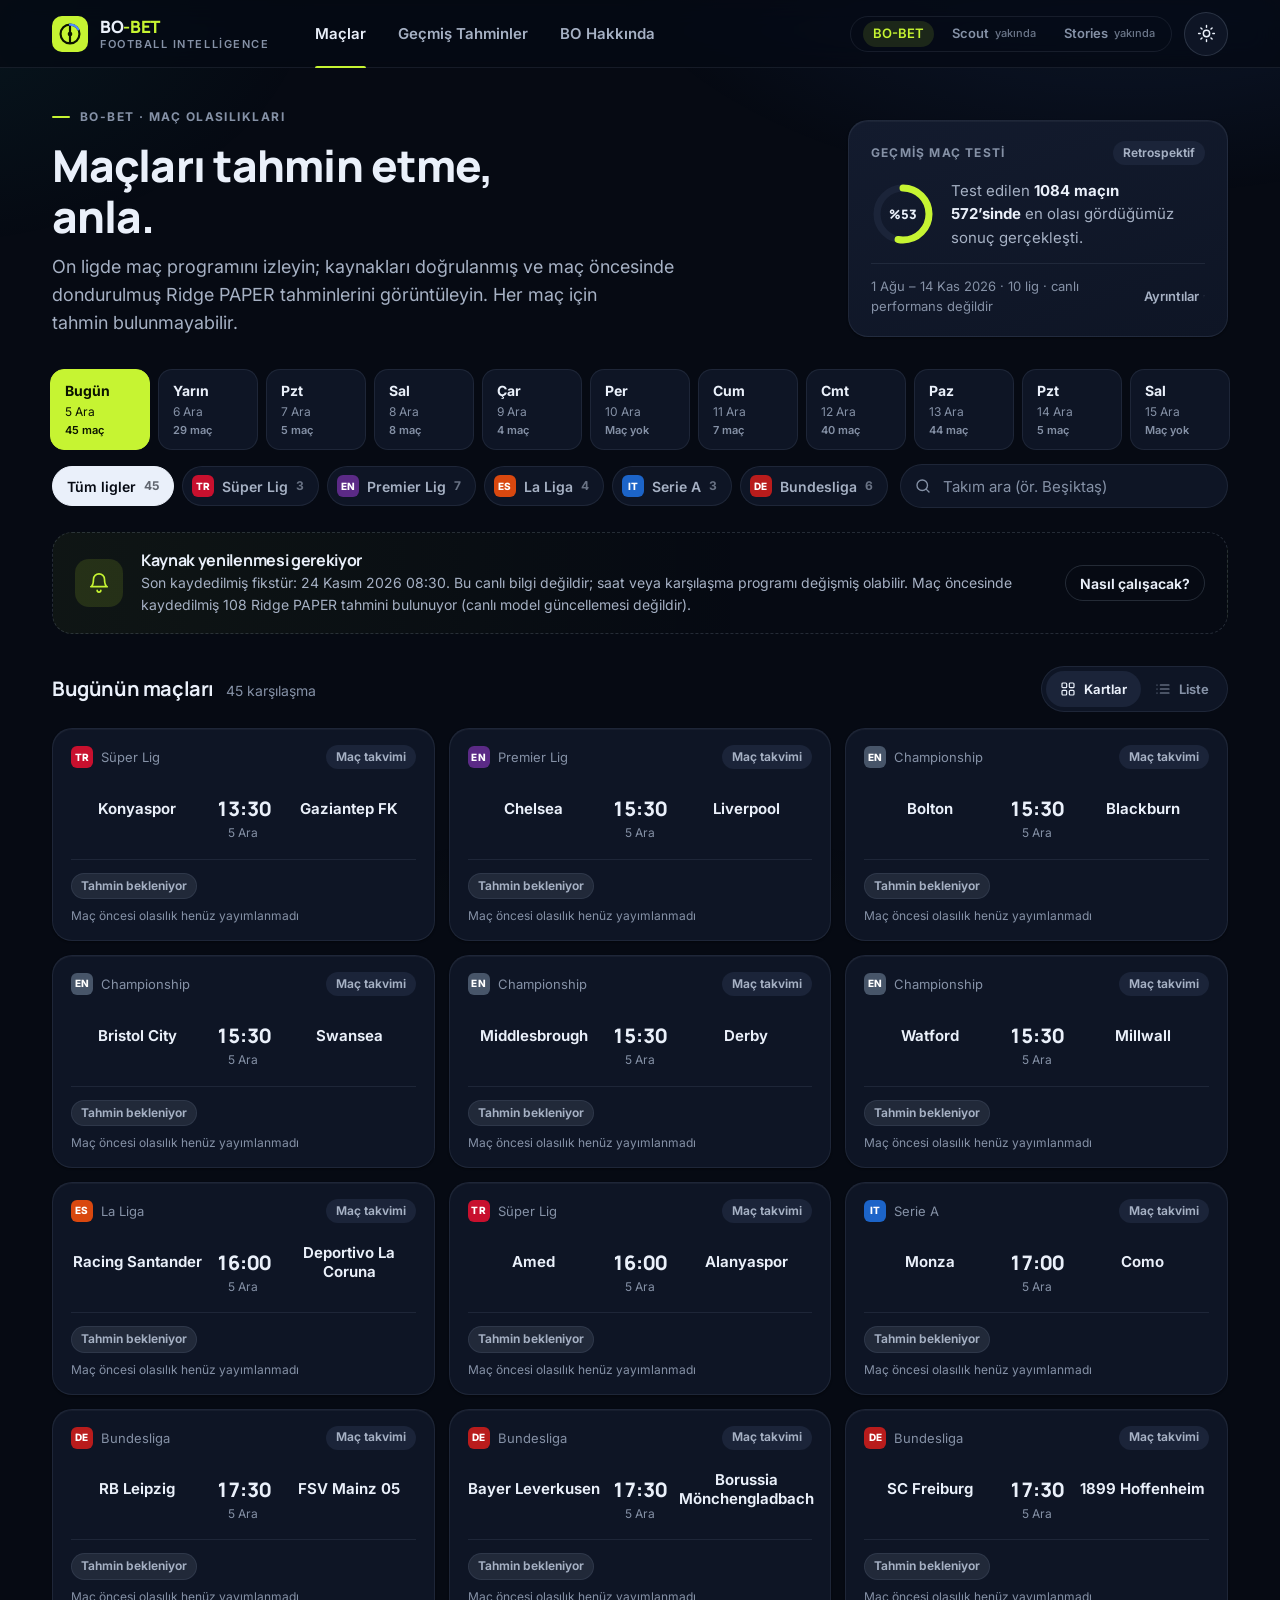
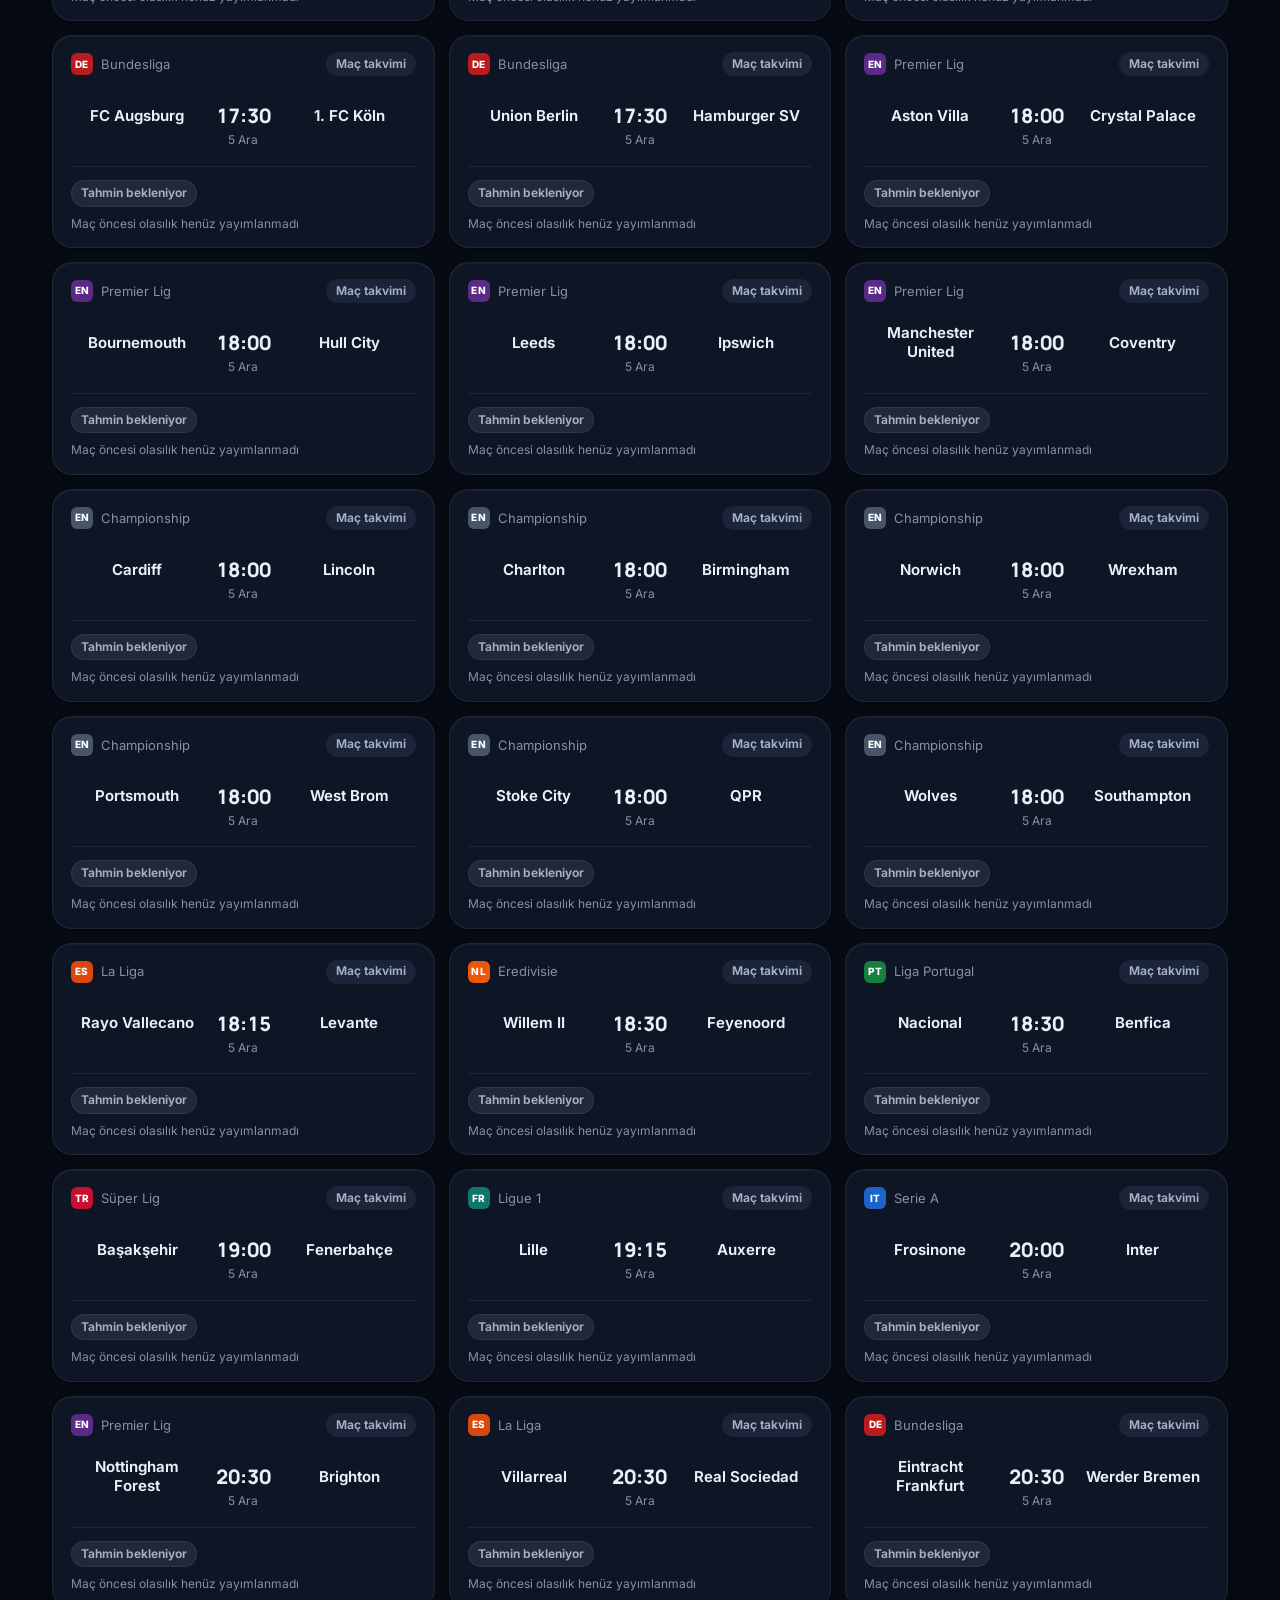
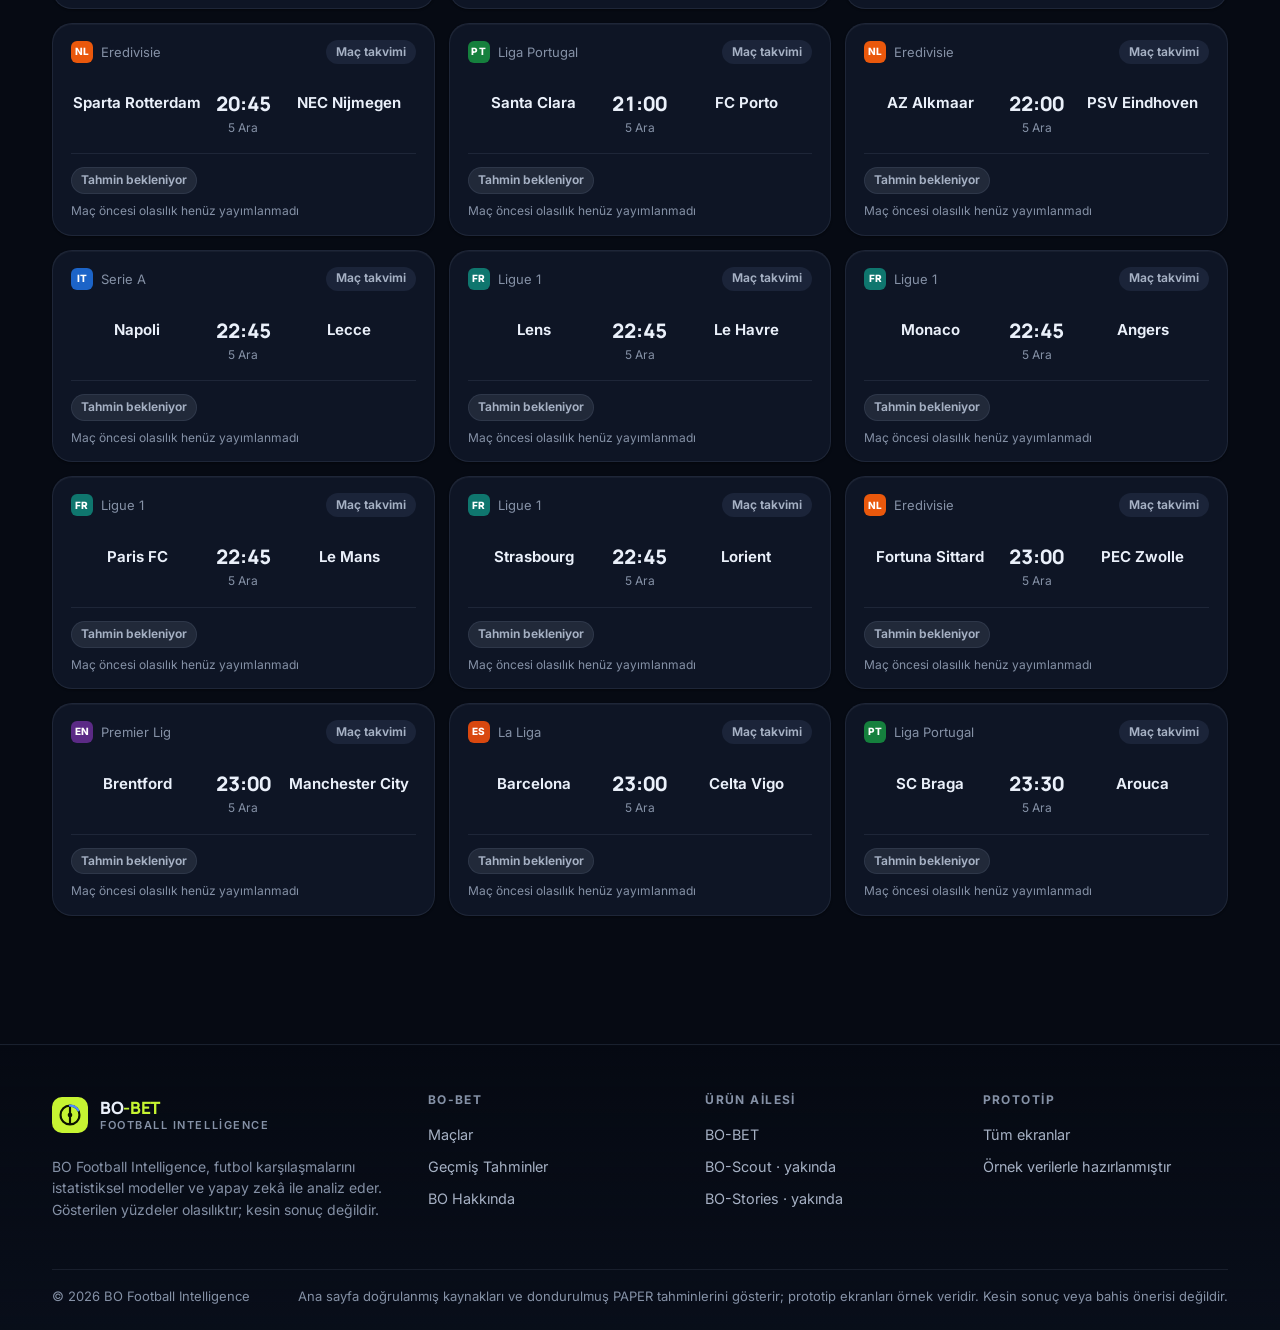
<file: index.html>
<!DOCTYPE html>
<html lang="tr">
<head>
<meta charset="UTF-8">
<script src="assets/js/theme.js"></script>
<meta name="viewport" content="width=device-width, initial-scale=1, viewport-fit=cover">
<meta name="theme-color" content="#060a13">
<meta name="description" content="BO Football Intelligence: On ligde gerçek maç takvimi, kaynak güncelliği ve doğrulanmış BO tahminlerinin durumu.">
<title>Maçlar · BO-BET — BO Football Intelligence</title>
<link rel="preconnect" href="https://fonts.googleapis.com">
<link rel="preconnect" href="https://fonts.gstatic.com" crossorigin>
<link href="https://fonts.googleapis.com/css2?family=Inter:wght@400;500;600;700&family=Manrope:wght@600;700;800&display=swap" rel="stylesheet">
<link rel="stylesheet" href="assets/css/base.css">
<link rel="stylesheet" href="assets/css/shell.css">
<link rel="stylesheet" href="assets/css/components.css">
<link rel="stylesheet" href="assets/css/pages.css">
</head>
<body data-page="maclar">
<a class="skip-link" href="#icerik">İçeriğe geç</a>
<header class="site-header" id="site-header"></header>

<main id="icerik" class="page">
  <div class="container">

    <section class="home-hero" aria-labelledby="hero-title">
      <div>
        <span class="eyebrow">BO-BET · Maç olasılıkları</span>
        <h1 id="hero-title">Maçları tahmin etme, <br>anla.</h1>
        <p class="lead">On ligde maç programını izleyin; kaynakları doğrulanmış ve maç öncesinde dondurulmuş Ridge PAPER tahminlerini görüntüleyin. Her maç için tahmin bulunmayabilir.</p>
      </div>
      <a class="track-card" href="gecmis-tahminler.html" id="track-card" aria-label="Geçmiş maç testlerinin sonuçlarını gör"></a>
    </section>

    <section class="toolbar" aria-label="Maç filtreleri">
      <div class="date-strip" id="date-strip" role="group" aria-label="Gün seçimi"></div>
      <div class="toolbar__row toolbar__row--top">
        <div class="chips" id="league-chips" role="group" aria-label="Lig filtresi"></div>
        <div class="search" role="search">
          <svg viewBox="0 0 24 24" fill="none" stroke="currentColor" stroke-width="1.8" stroke-linecap="round" aria-hidden="true"><circle cx="11" cy="11" r="7"/><path d="m20 20-3.5-3.5"/></svg>
          <label class="sr-only" for="team-search">Takım ara</label>
          <input id="team-search" type="search" placeholder="Takım ara (ör. Beşiktaş)" autocomplete="off" enterkeyhint="search">
          <button class="search__clear" id="search-clear" type="button" aria-label="Aramayı temizle" hidden></button>
        </div>
      </div>
    </section>

    <div class="live-empty" role="status">
      <span class="live-empty__icon"><svg viewBox="0 0 24 24" fill="none" stroke="currentColor" stroke-width="1.8" stroke-linecap="round" stroke-linejoin="round" aria-hidden="true"><path d="M6 8a6 6 0 0 1 12 0c0 7 3 8 3 8H3s3-1 3-8"/><path d="M10 20a2 2 0 0 0 4 0"/></svg></span>
      <div>
        <h3><span class="pulse-dot" aria-hidden="true"></span>Fikstür verisi yükleniyor</h3>
        <p>Fikstürün kaynak zamanı ve maç öncesinde dondurulmuş tahminlerin durumu burada gösterilir. Doğrulanmamış olasılık yayımlanmaz.</p>
      </div>
      <a class="btn btn--ghost btn--sm" href="hakkinda.html#canli">Nasıl çalışacak?</a>
    </div>

    <div class="results-meta">
      <div class="results-meta__title">
        <h2 id="results-title">Bugünün maçları</h2>
        <span id="results-count" aria-live="polite"></span>
      </div>
      <div class="view-switch" role="group" aria-label="Görünüm">
        <button type="button" data-view="cards" aria-pressed="true"><svg viewBox="0 0 24 24" fill="none" stroke="currentColor" stroke-width="1.8" aria-hidden="true"><rect x="3" y="3" width="7" height="7" rx="1.5"/><rect x="14" y="3" width="7" height="7" rx="1.5"/><rect x="3" y="14" width="7" height="7" rx="1.5"/><rect x="14" y="14" width="7" height="7" rx="1.5"/></svg>Kartlar</button>
        <button type="button" data-view="list" aria-pressed="false"><svg viewBox="0 0 24 24" fill="none" stroke="currentColor" stroke-width="1.8" stroke-linecap="round" aria-hidden="true"><path d="M8 6h13M8 12h13M8 18h13M3 6h.01M3 12h.01M3 18h.01"/></svg>Liste</button>
      </div>
    </div>

    <div id="featured-slot"></div>
    <div id="match-groups"></div>

  </div>
</main>

<footer class="site-footer" id="site-footer"></footer>
<nav class="bottom-nav" id="bottom-nav" aria-label="Alt menü"></nav>

<script src="assets/js/data.js"></script>
<script src="assets/js/icons.js"></script>
<script src="assets/js/core.js"></script>
<script src="assets/js/fixture-feed.js"></script>
<script src="assets/js/prediction-feed.js"></script>
<script src="assets/js/paper-markets.js"></script>
<script src="assets/js/history.js"></script>
<script src="assets/js/confidence.js"></script>
<script src="assets/js/page-fixtures.js"></script>
</body>
</html>
</file>
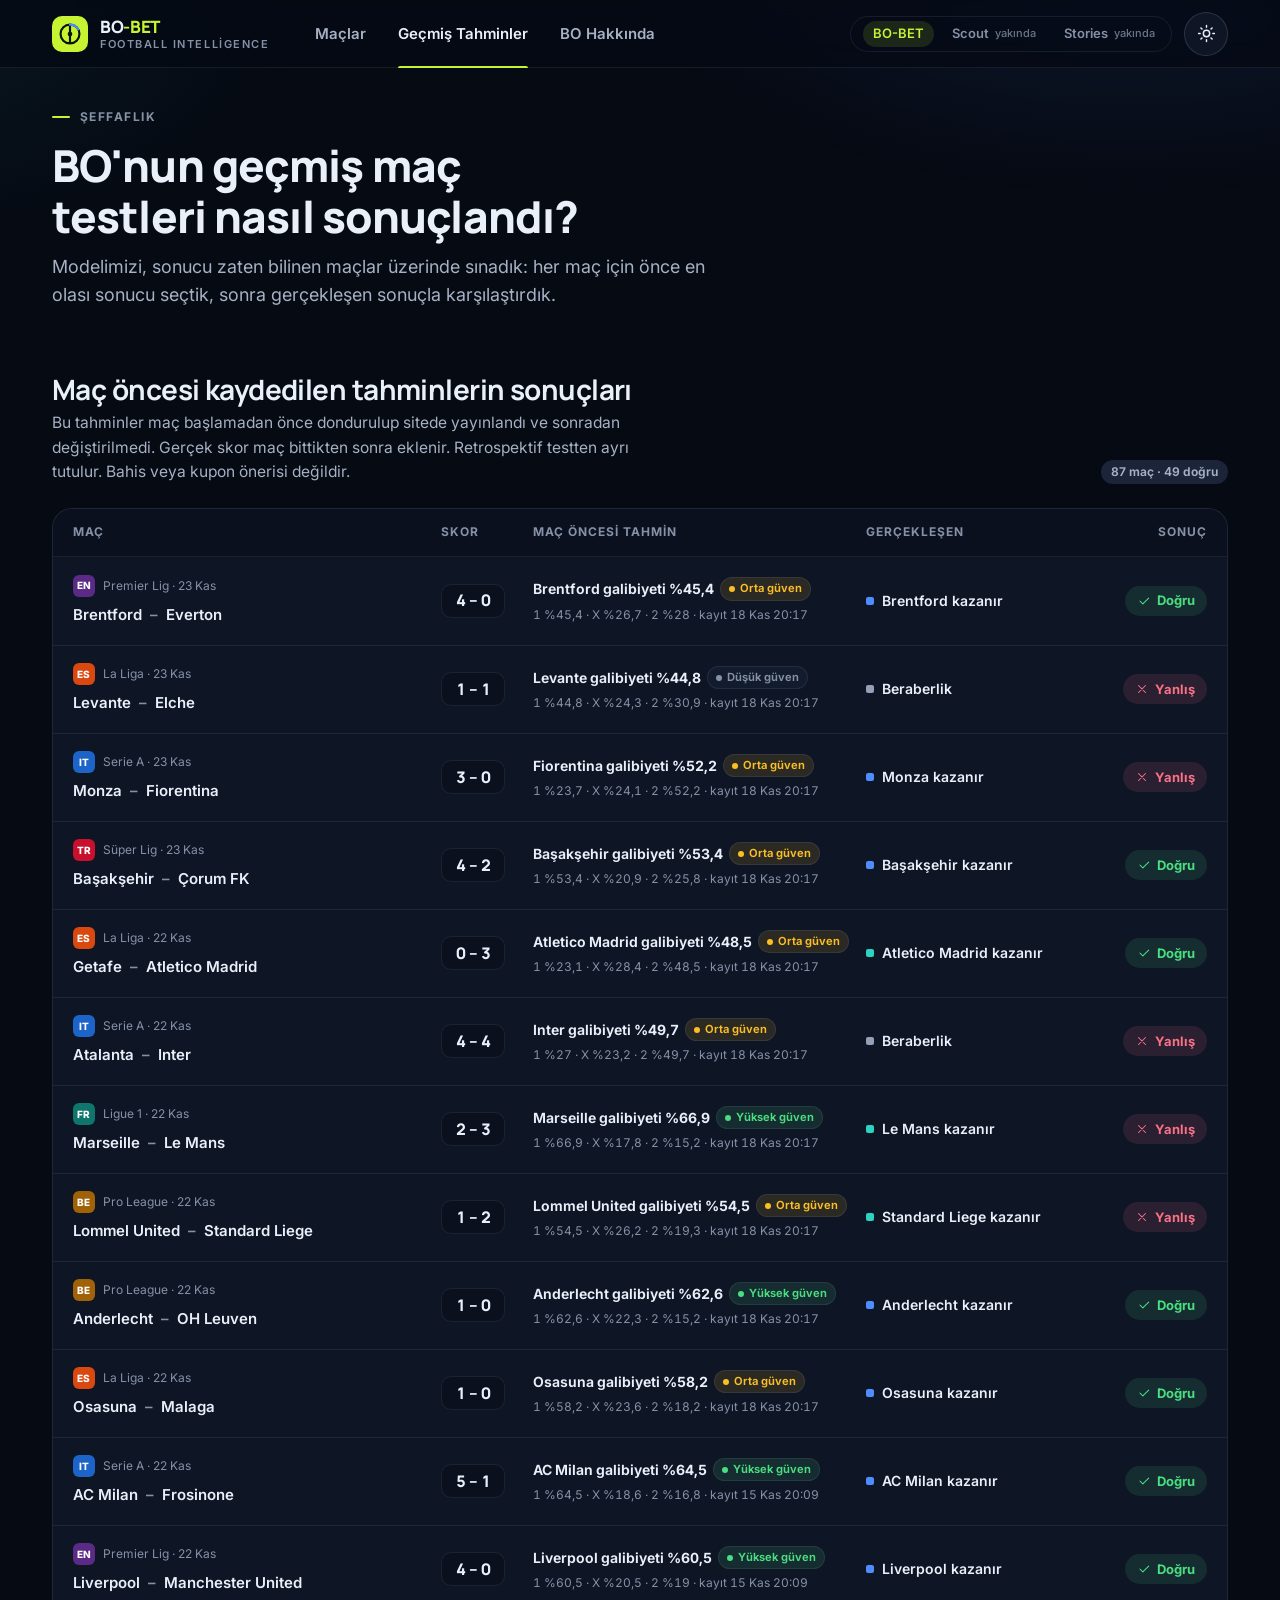
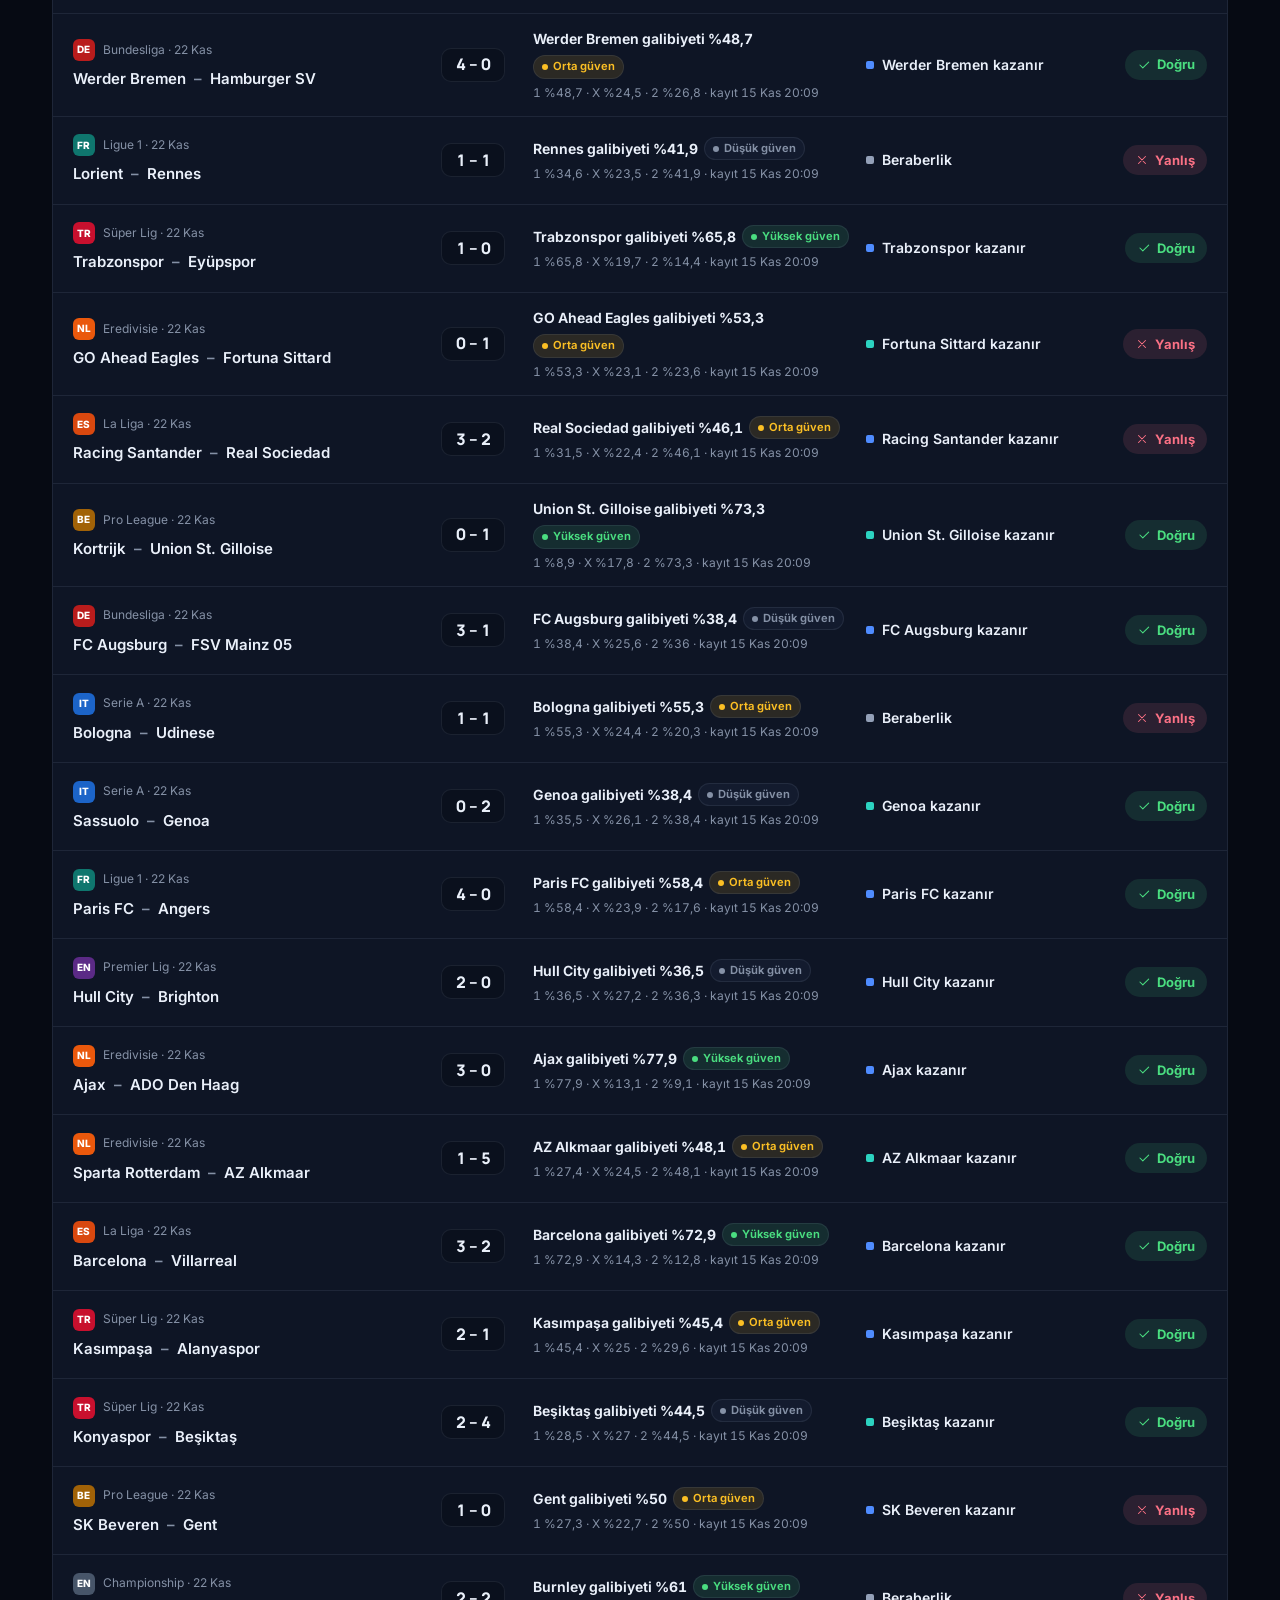
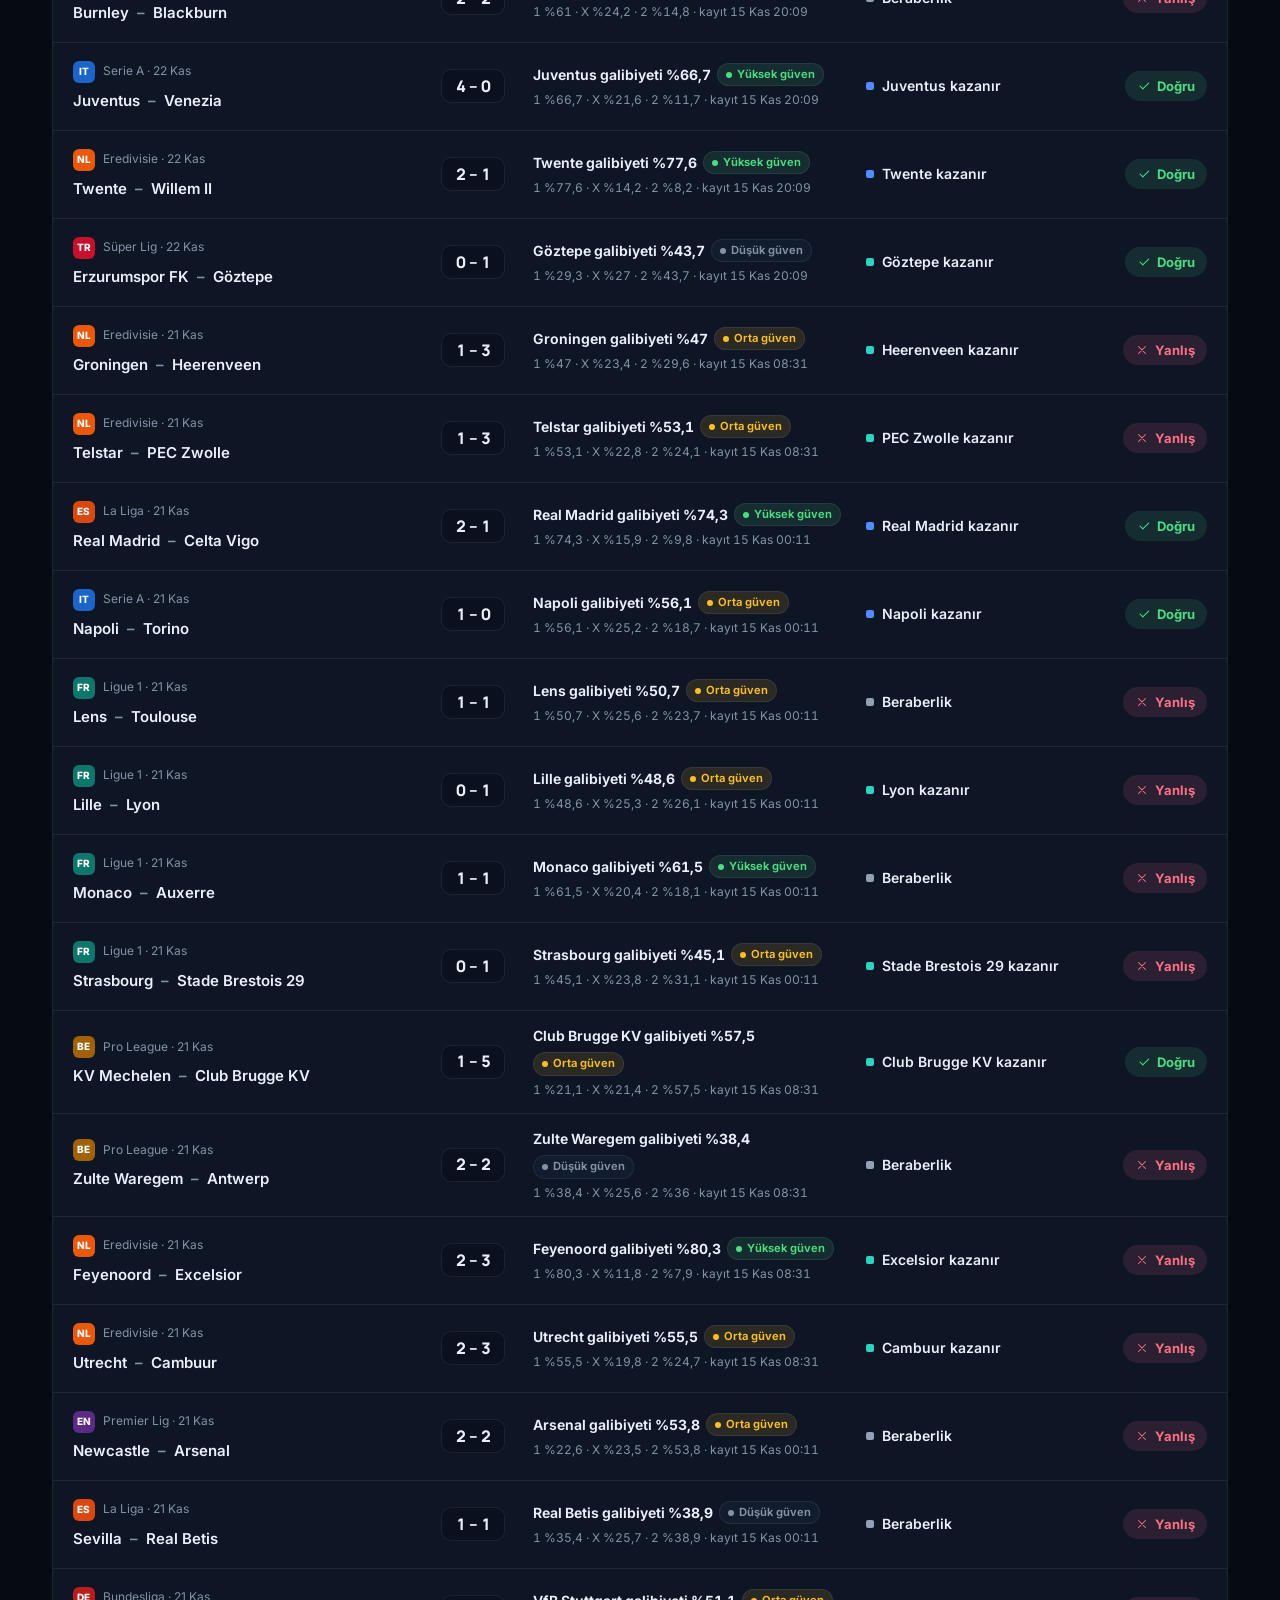
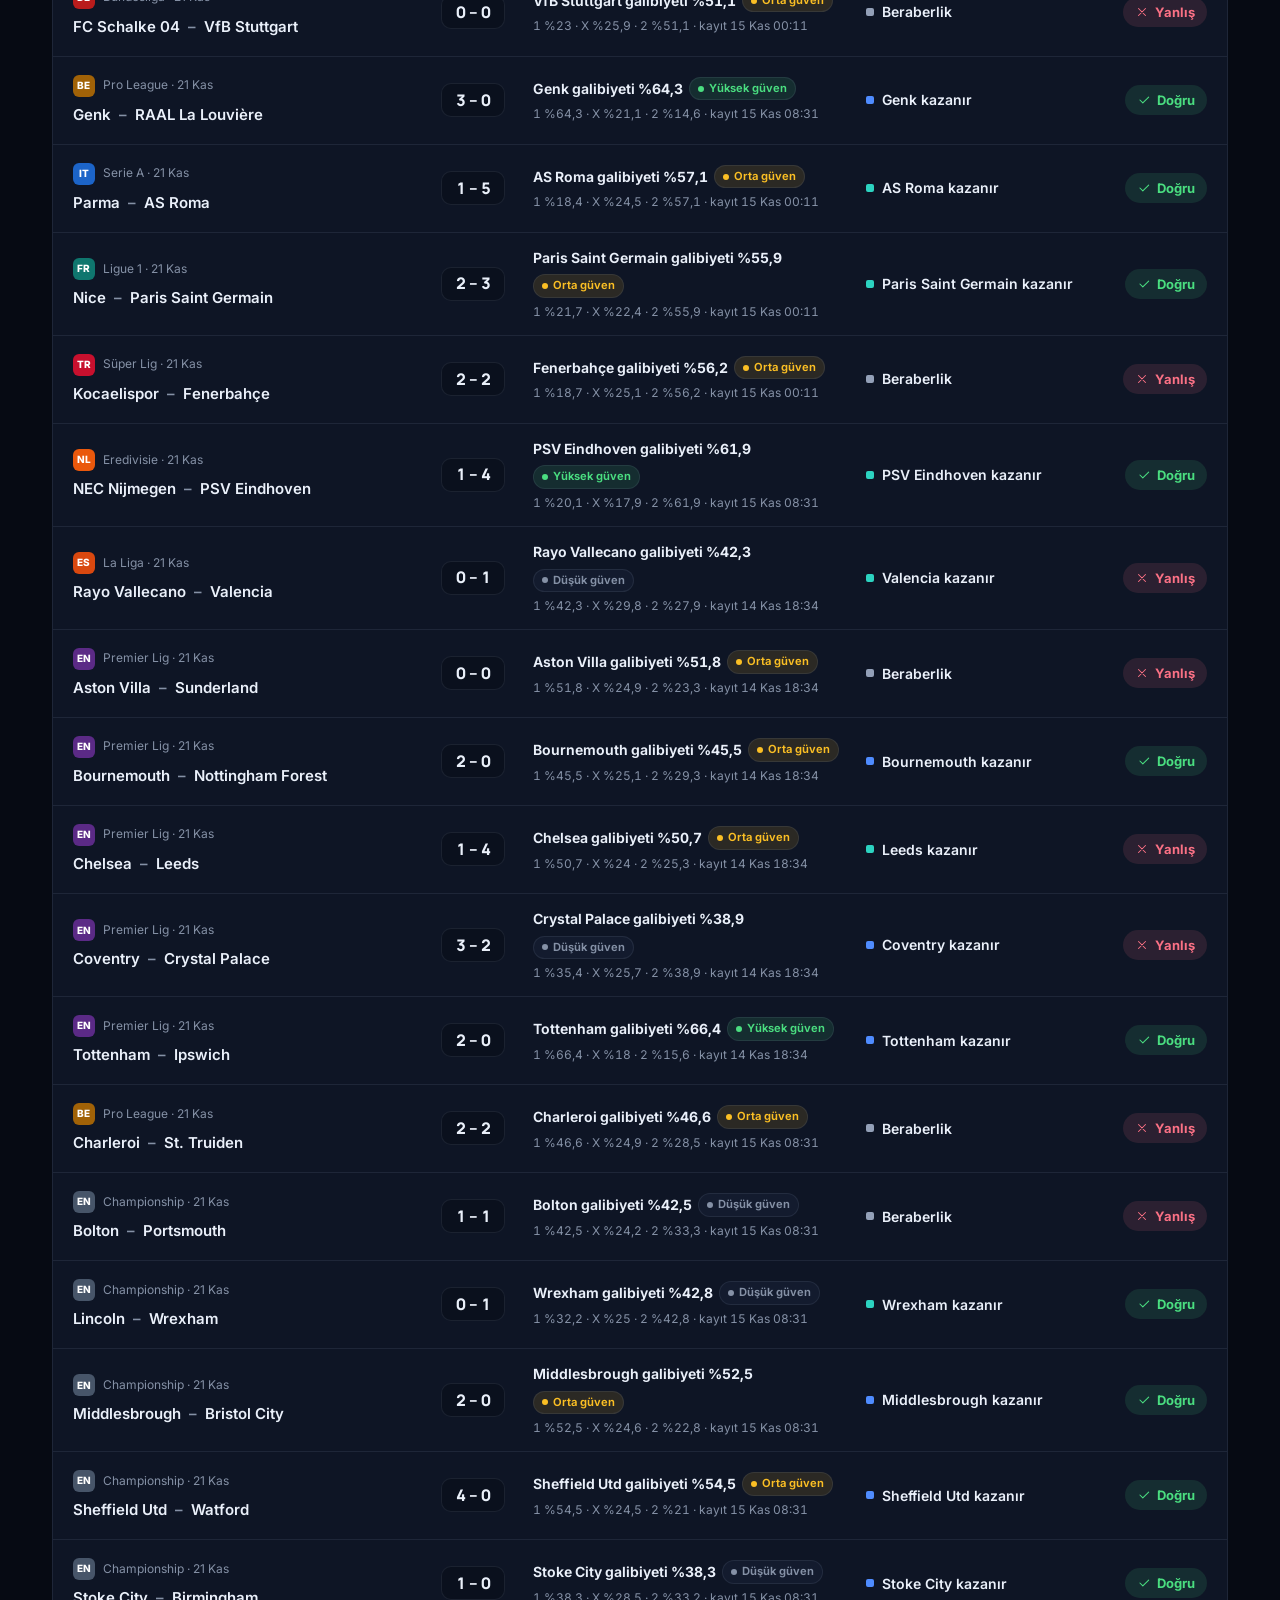
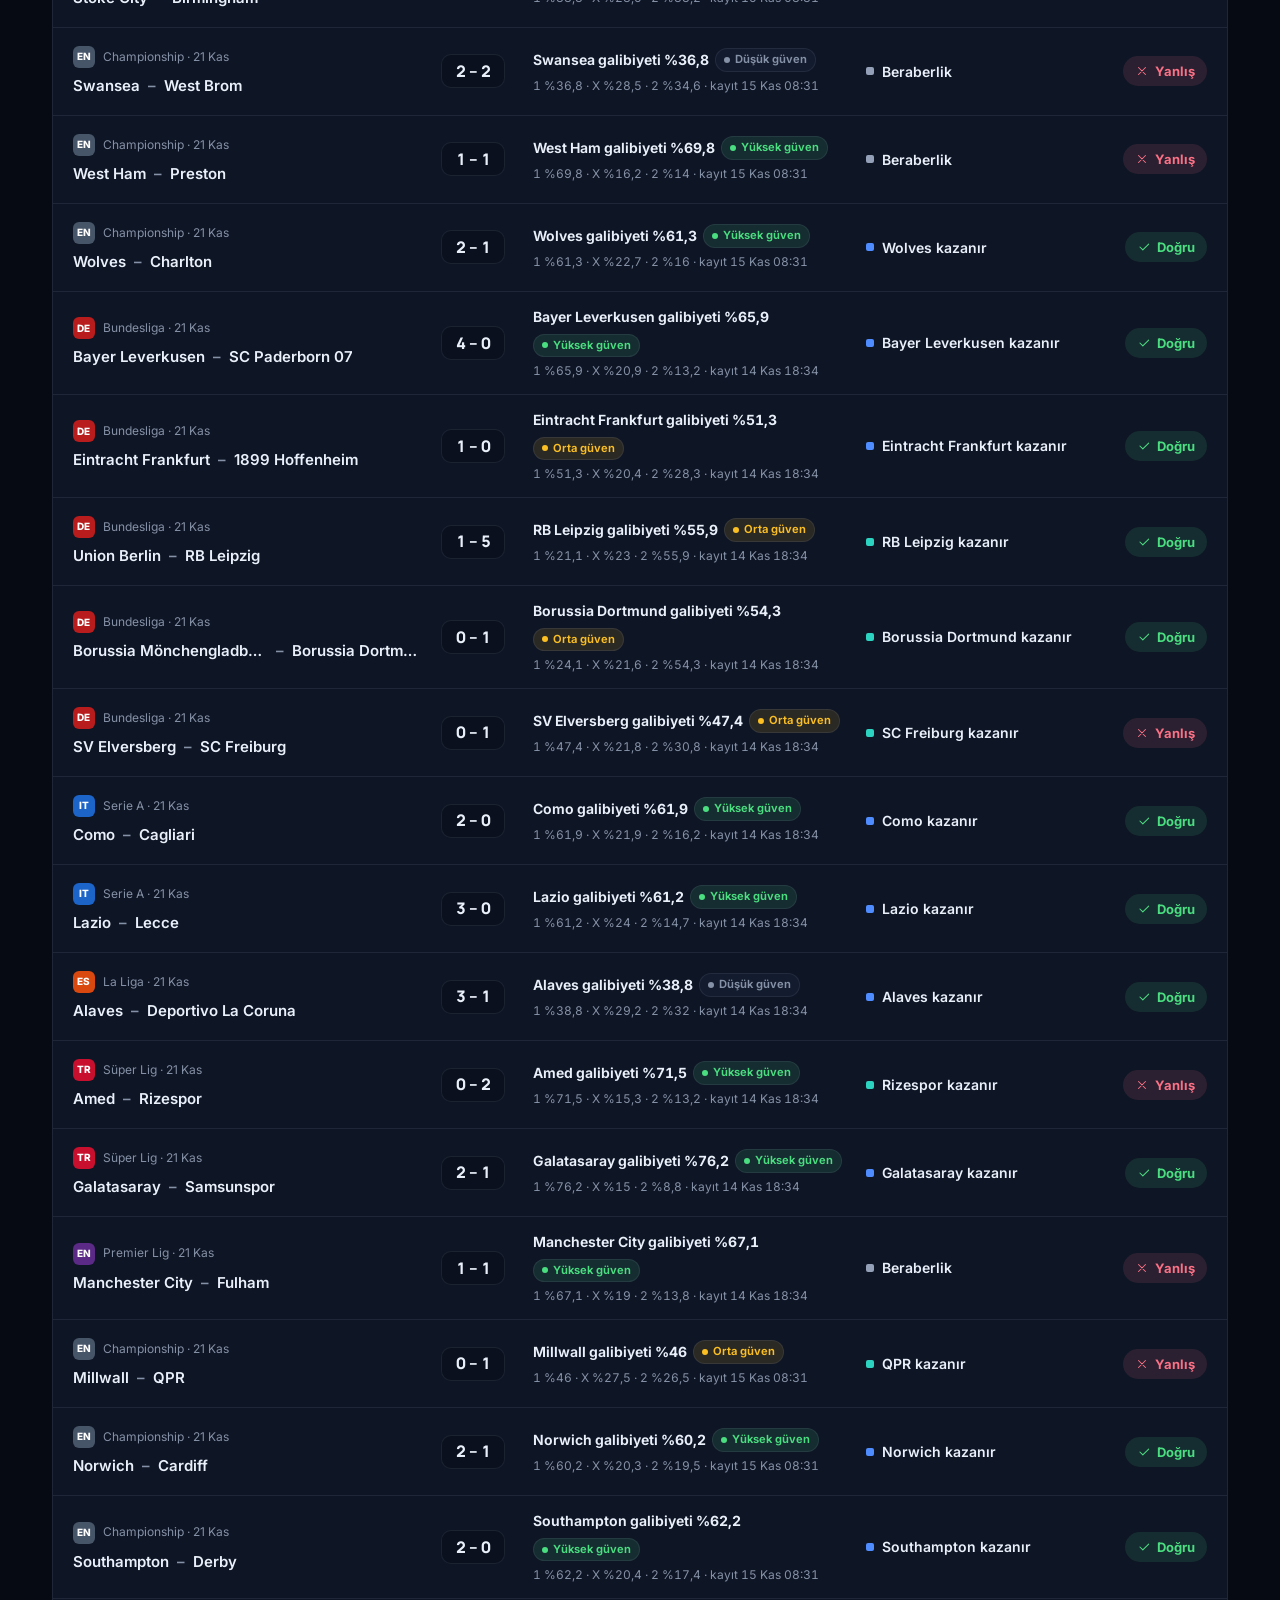
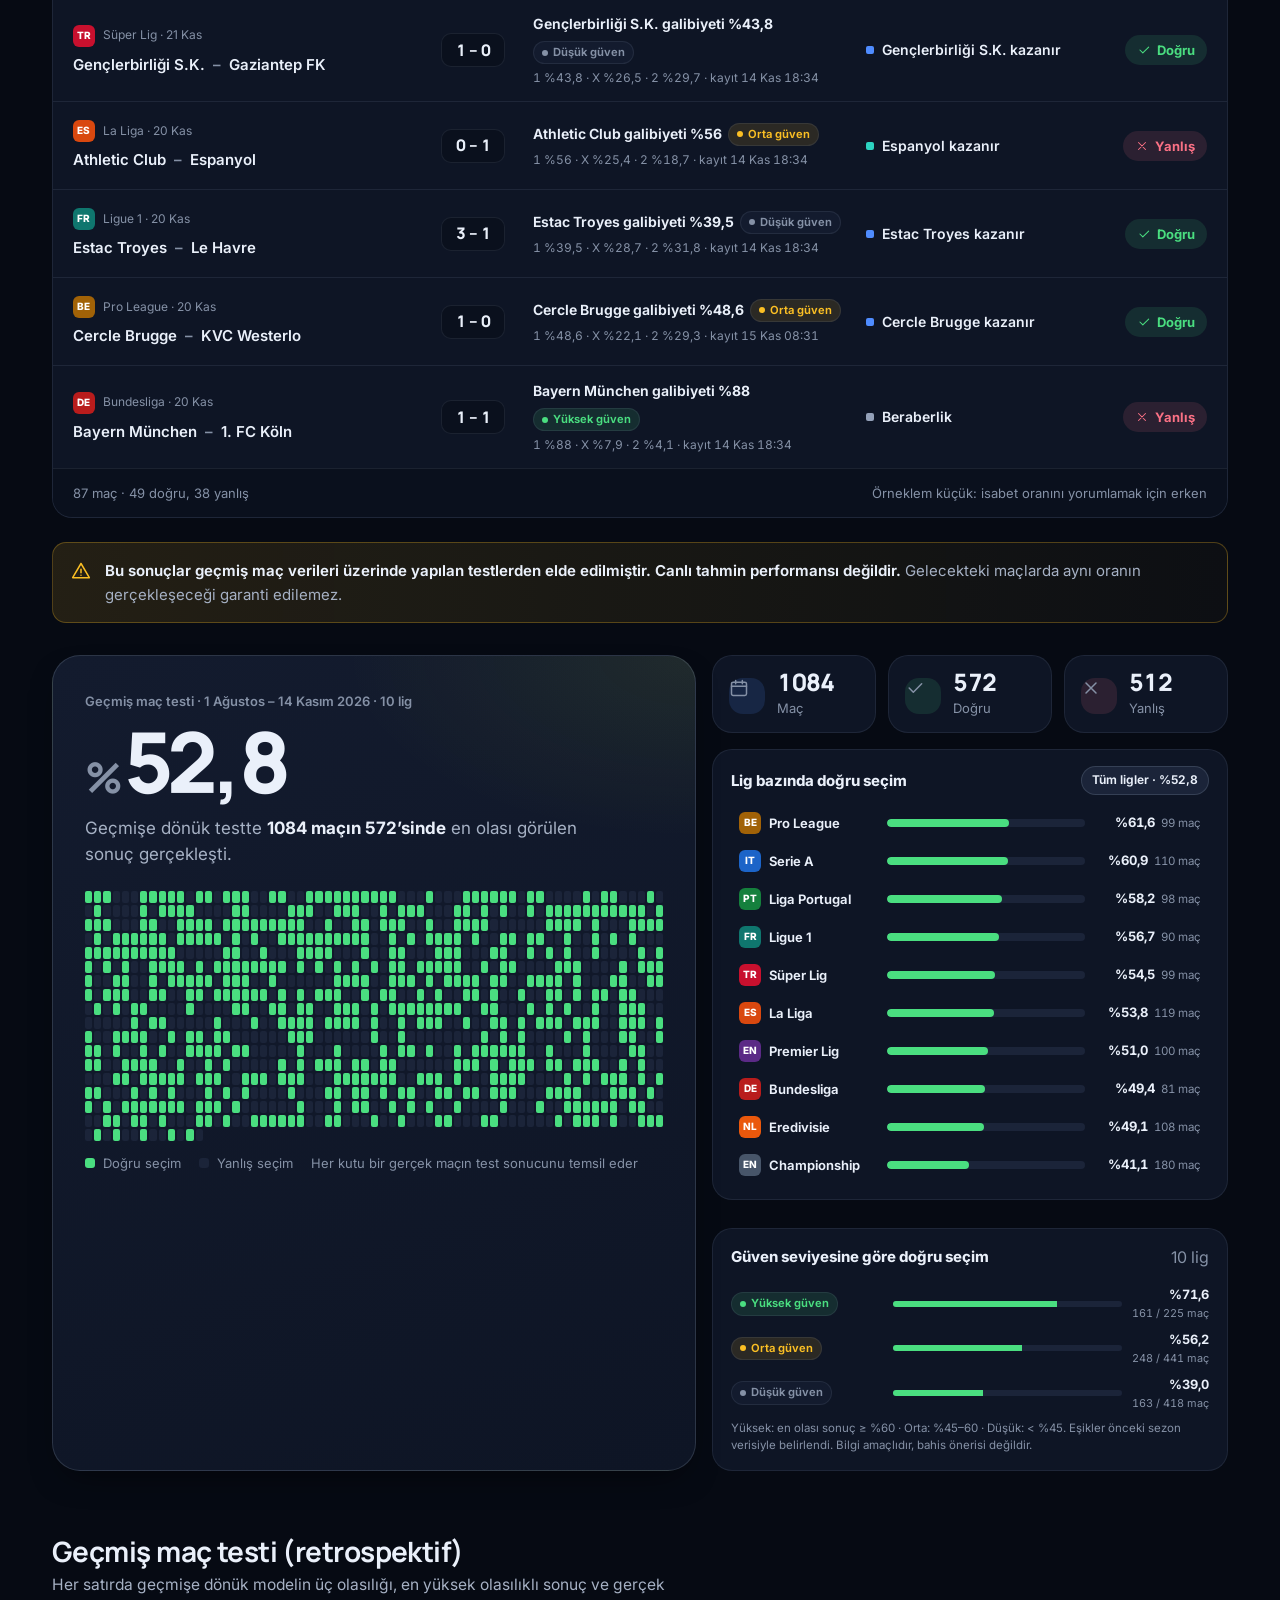
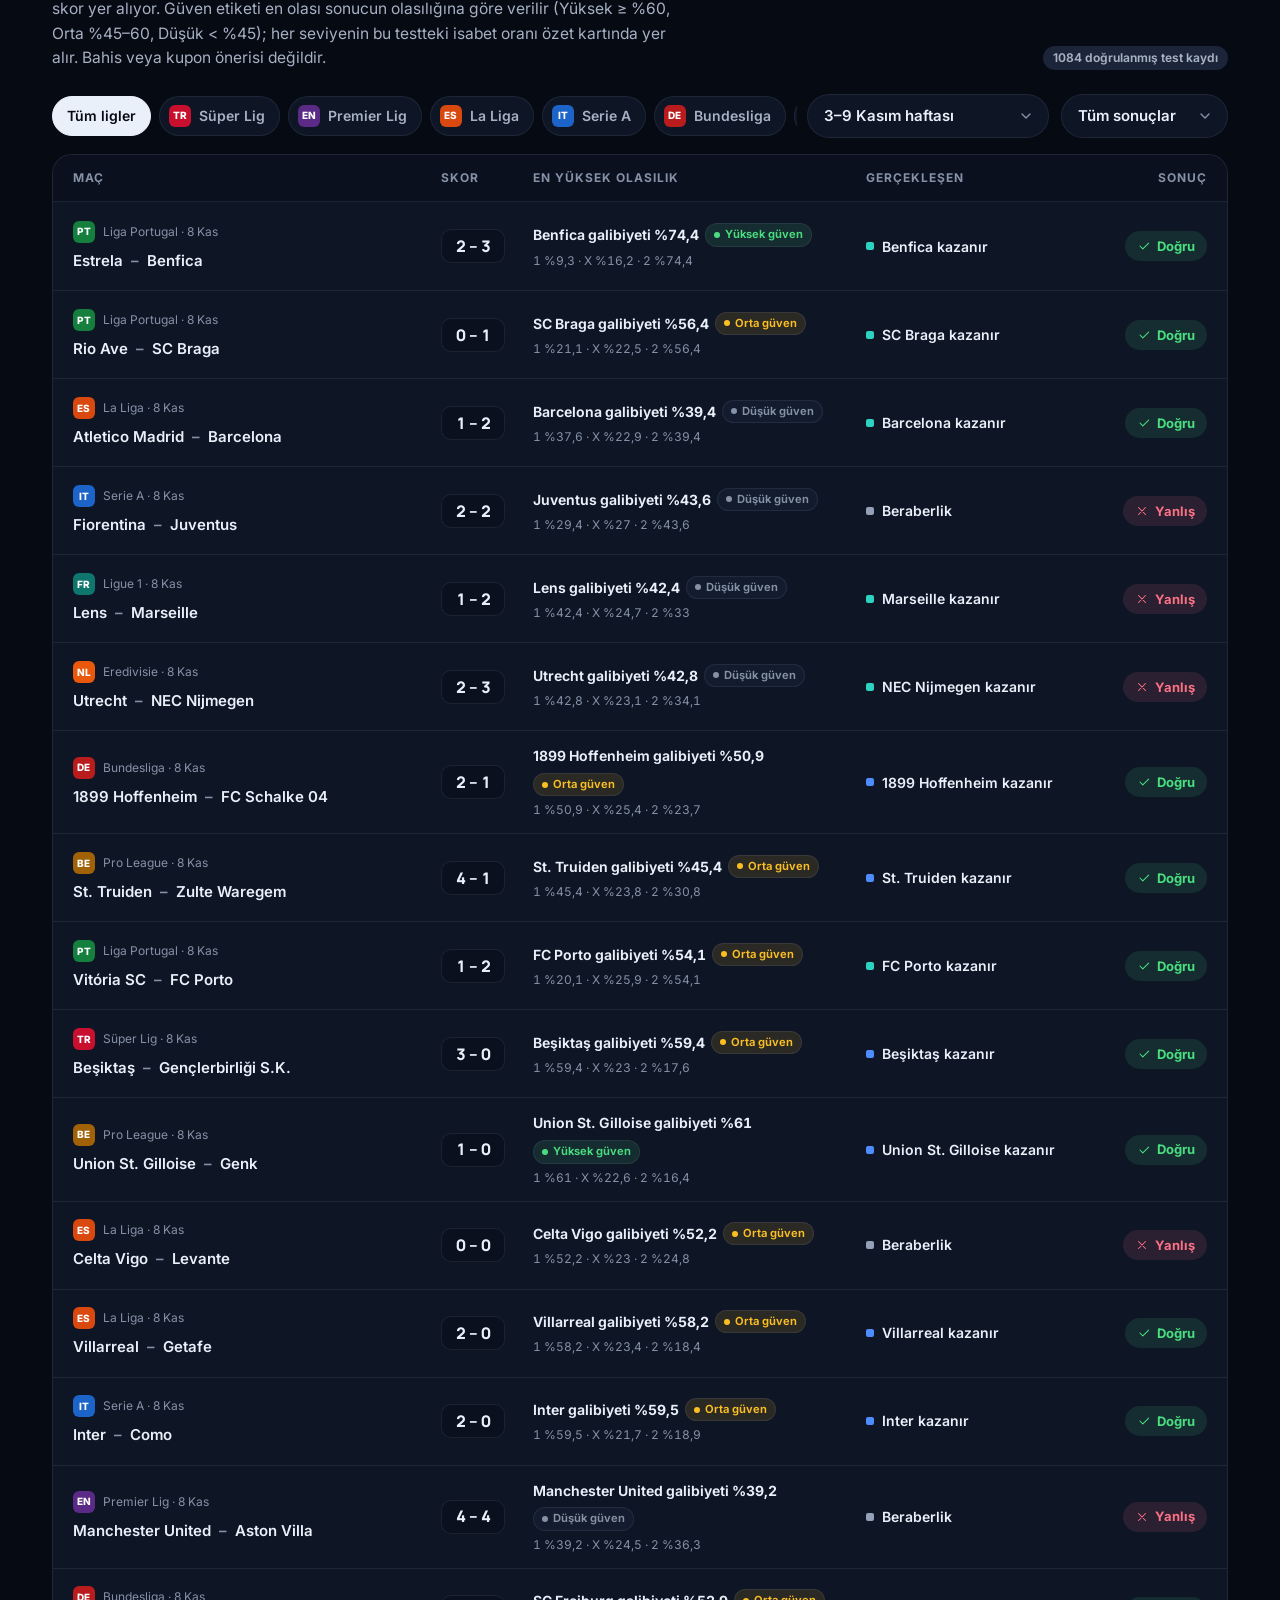
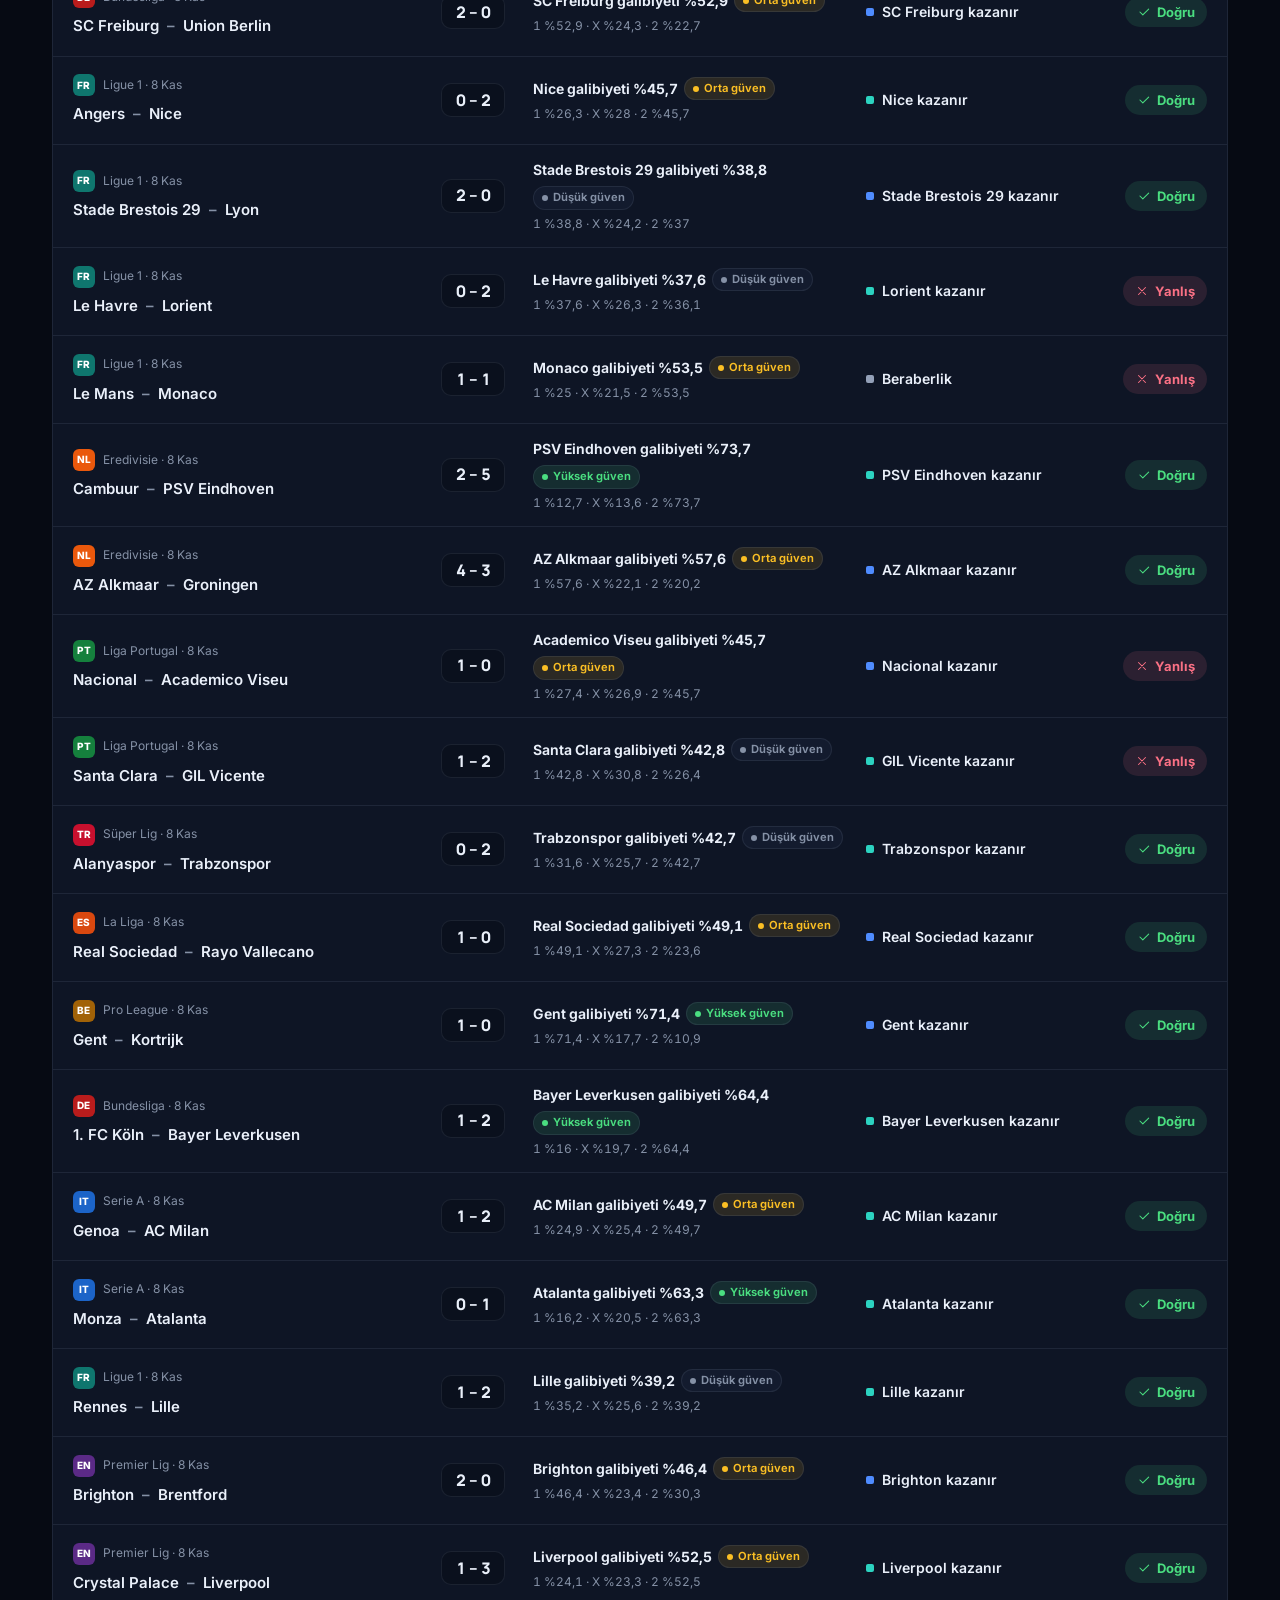
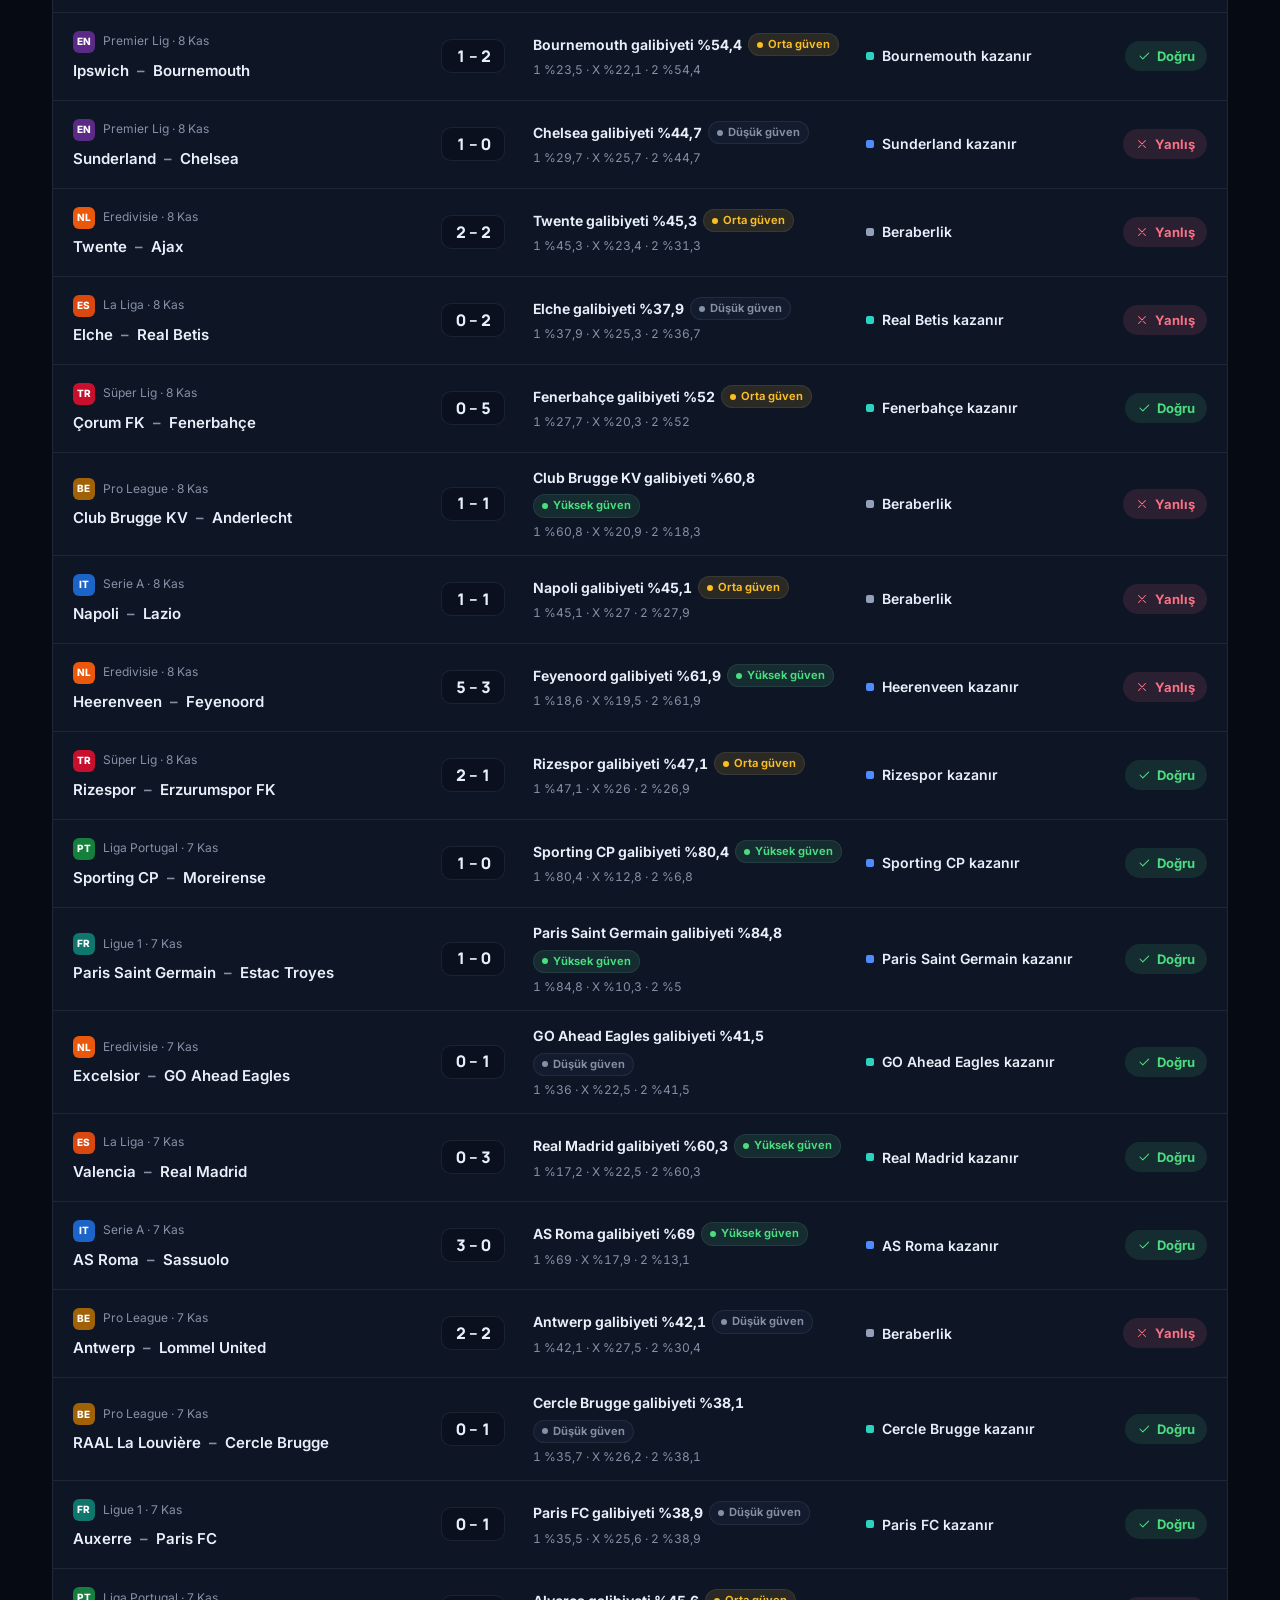
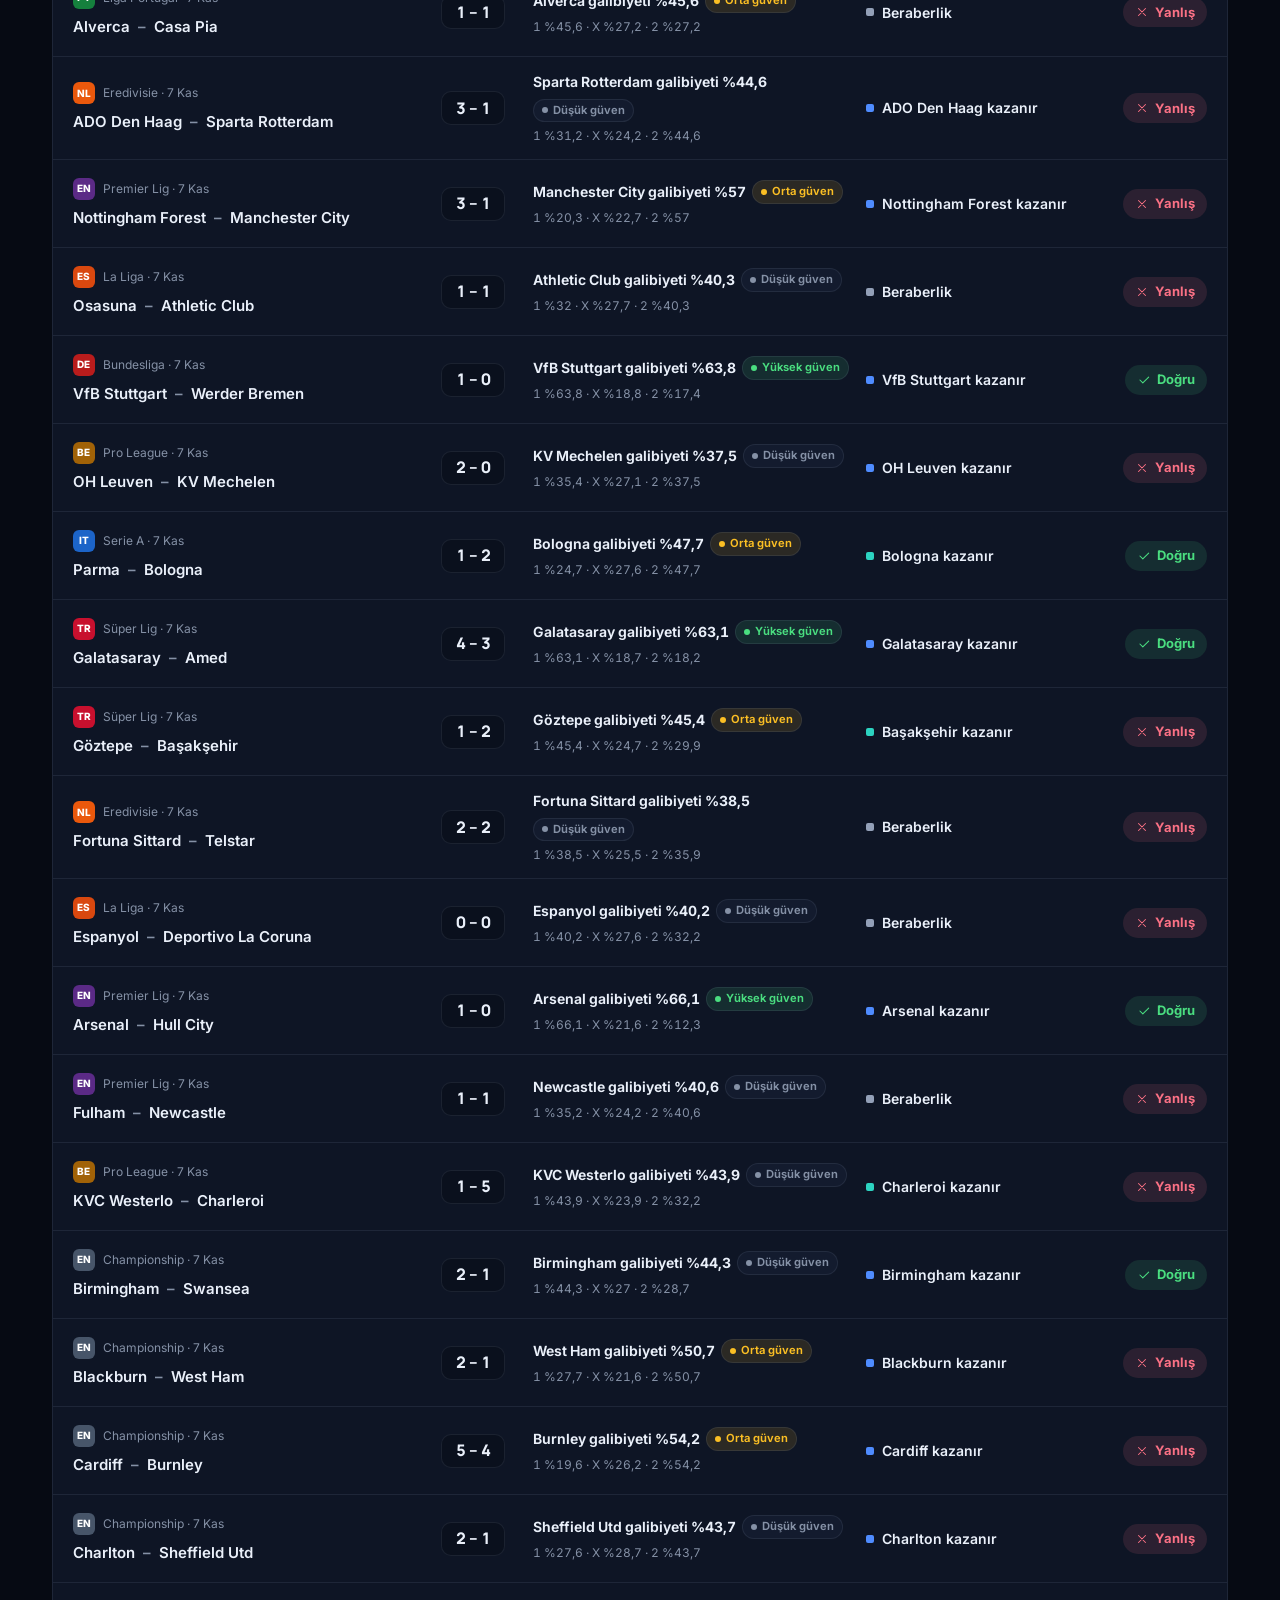
<file: gecmis-tahminler.html>
<!DOCTYPE html>
<html lang="tr">
<head>
<meta charset="UTF-8">
<script src="assets/js/theme.js"></script>
<meta name="viewport" content="width=device-width, initial-scale=1, viewport-fit=cover">
<meta name="theme-color" content="#060a13">
<meta name="description" content="BO'nun geçmiş maç testleri: 10 ligde 1.084 maçta 572 doğru seçim (1 Ağustos – 14 Kasım 2026). Retrospektif test sonuçları, canlı tahmin performansı değildir.">
<title>Geçmiş Tahminler · BO-BET — BO Football Intelligence</title>
<link rel="preconnect" href="https://fonts.googleapis.com">
<link rel="preconnect" href="https://fonts.gstatic.com" crossorigin>
<link href="https://fonts.googleapis.com/css2?family=Inter:wght@400;500;600;700&family=Manrope:wght@600;700;800&display=swap" rel="stylesheet">
<link rel="stylesheet" href="assets/css/base.css">
<link rel="stylesheet" href="assets/css/shell.css">
<link rel="stylesheet" href="assets/css/components.css">
<link rel="stylesheet" href="assets/css/pages.css">
</head>
<body data-page="gecmis">
<a class="skip-link" href="#icerik">İçeriğe geç</a>
<header class="site-header" id="site-header"></header>

<main id="icerik" class="page">
  <div class="container">

    <section class="page-hero" aria-labelledby="past-title">
      <span class="eyebrow">Şeffaflık</span>
      <h1 id="past-title">BO'nun geçmiş maç testleri nasıl sonuçlandı?</h1>
      <p class="lead">Modelimizi, sonucu zaten bilinen maçlar üzerinde sınadık: her maç için önce en olası sonucu seçtik, sonra gerçekleşen sonuçla karşılaştırdık.</p>
    </section>

    <section class="section" aria-labelledby="live-title">
      <div class="section-head">
        <div>
          <h2 id="live-title">Maç öncesi kaydedilen tahminlerin sonuçları</h2>
          <p>Bu tahminler maç başlamadan önce dondurulup sitede yayınlandı ve sonradan değiştirilmedi. Gerçek skor maç bittikten sonra eklenir. Retrospektif testten ayrı tutulur. Bahis veya kupon önerisi değildir.</p>
        </div>
        <span class="tag" id="live-tag" aria-live="polite">Yükleniyor…</span>
      </div>
      <div class="past-list" id="live-list"></div>
    </section>

    <div class="notice notice--warn" style="margin-top:var(--s-5)" role="note">
      <svg viewBox="0 0 24 24" fill="none" stroke="currentColor" stroke-width="1.8" stroke-linecap="round" stroke-linejoin="round" aria-hidden="true"><path d="M12 3 2 20h20z"/><path d="M12 10v4M12 17h.01"/></svg>
      <div><strong>Bu sonuçlar geçmiş maç verileri üzerinde yapılan testlerden elde edilmiştir. Canlı tahmin performansı değildir.</strong> Gelecekteki maçlarda aynı oranın gerçekleşeceği garanti edilemez.</div>
    </div>

    <section class="record" id="record" aria-label="Test özeti"></section>

    <section class="section" aria-labelledby="list-title">
      <div class="section-head">
        <div>
          <h2 id="list-title">Geçmiş maç testi (retrospektif)</h2>
          <p>Her satırda geçmişe dönük modelin üç olasılığı, en yüksek olasılıklı sonuç ve gerçek skor yer alıyor. Güven etiketi en olası sonucun olasılığına göre verilir (Yüksek ≥ %60, Orta %45–60, Düşük &lt; %45); her seviyenin bu testteki isabet oranı özet kartında yer alır. Bahis veya kupon önerisi değildir.</p>
        </div>
        <span class="tag" id="past-data-tag" aria-live="polite">Yükleniyor…</span>
      </div>

      <div class="past-toolbar">
        <div class="chips" id="past-chips" role="group" aria-label="Lig filtresi"></div>
        <label class="sr-only" for="past-date">Maç haftası filtresi</label>
        <select class="select" id="past-date"></select>
        <label class="sr-only" for="past-result">Sonuç filtresi</label>
        <select class="select" id="past-result">
          <option value="all">Tüm sonuçlar</option>
          <option value="ok">Yalnızca doğru</option>
          <option value="no">Yalnızca yanlış</option>
        </select>
      </div>

      <div class="past-list" id="past-list"></div>
    </section>

  </div>
</main>

<footer class="site-footer" id="site-footer"></footer>
<nav class="bottom-nav" id="bottom-nav" aria-label="Alt menü"></nav>

<script src="assets/js/data.js"></script>
<script src="assets/js/icons.js"></script>
<script src="assets/js/core.js"></script>
<script src="assets/js/history.js"></script>
<script src="assets/js/confidence.js"></script>
<script src="assets/js/page-past.js"></script>
<script src="assets/js/results-feed.js"></script>
<script src="assets/js/page-results.js"></script>
</body>
</html>
</file>
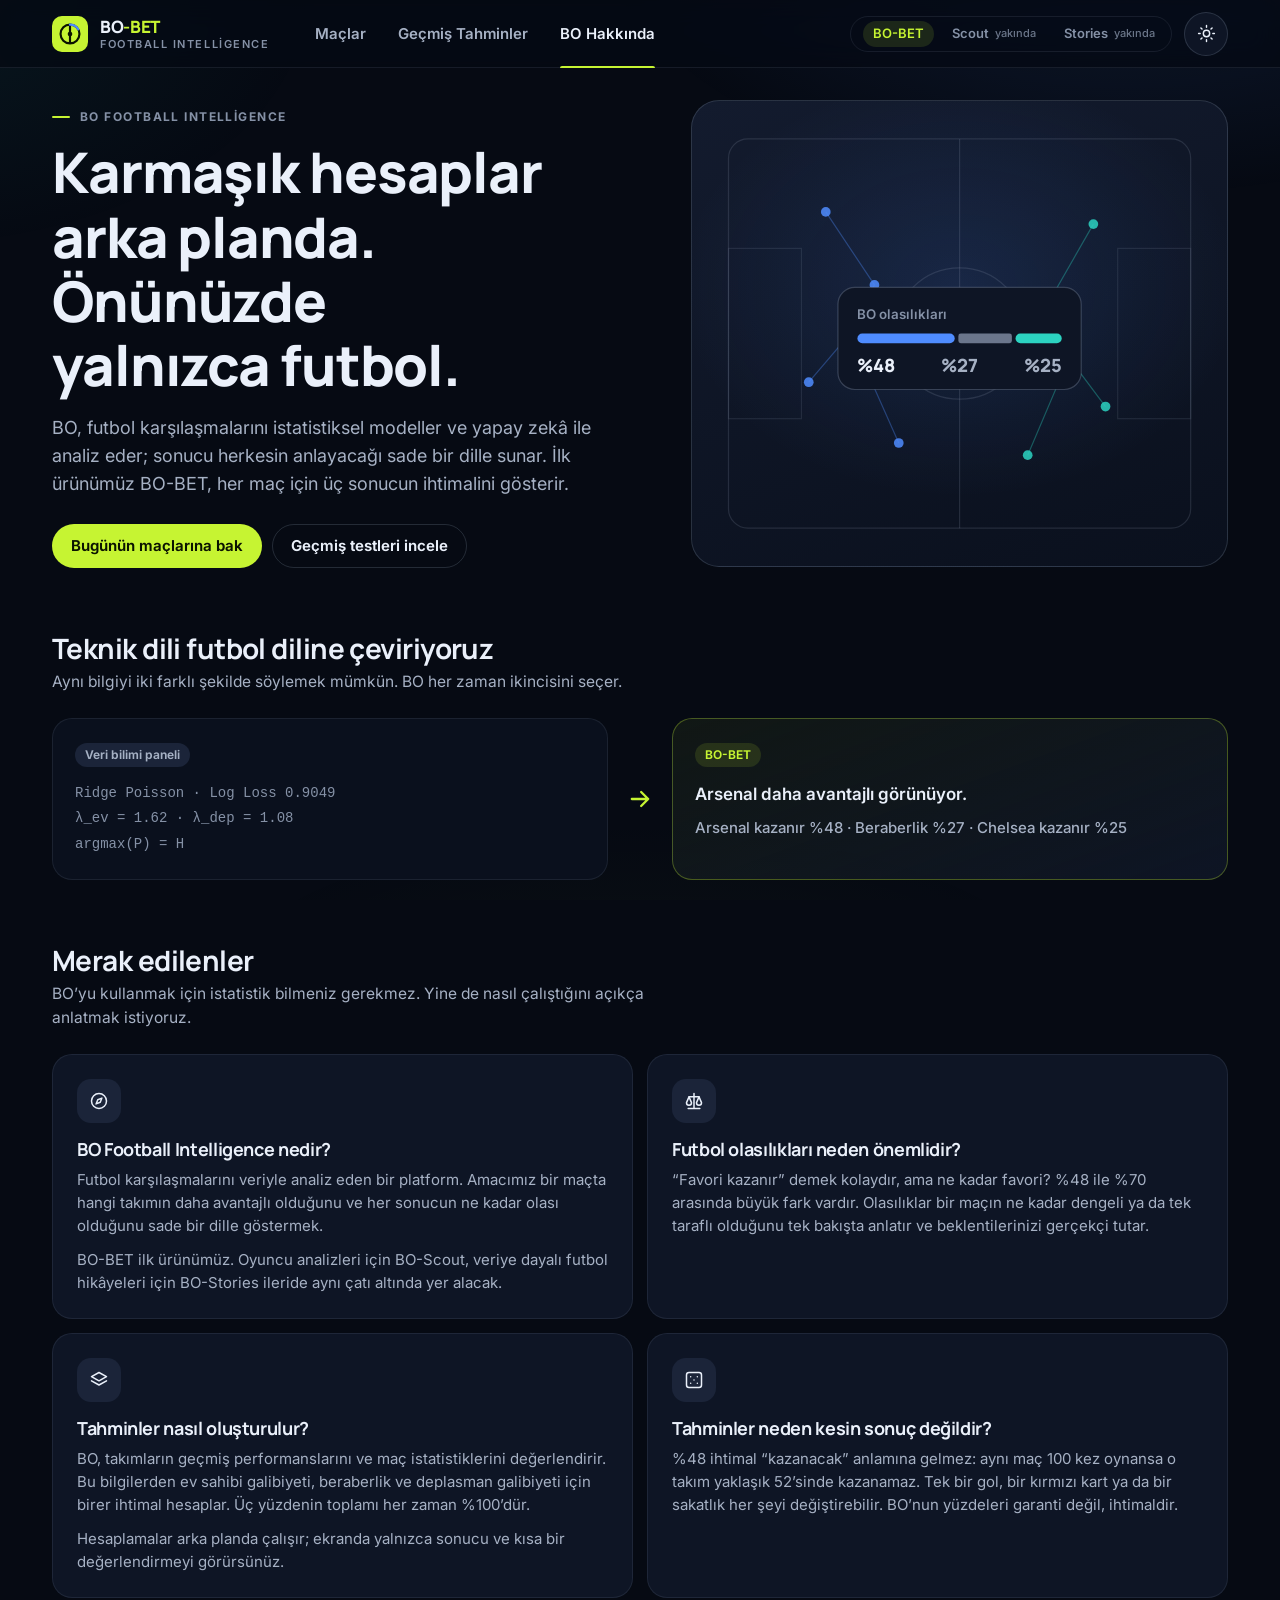
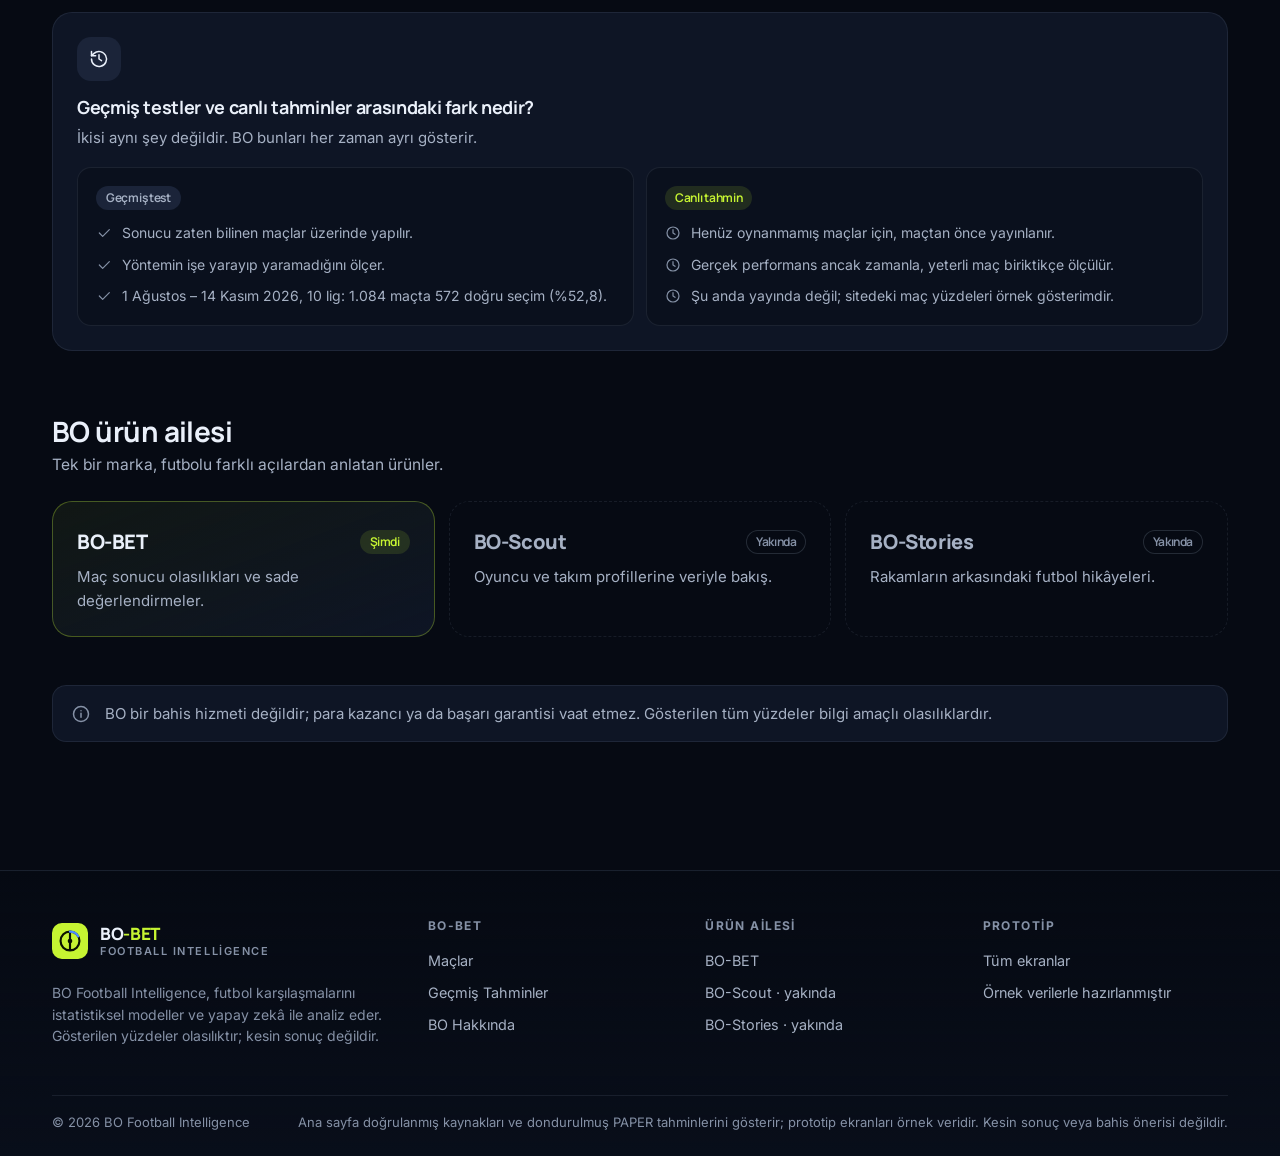
<file: hakkinda.html>
<!DOCTYPE html>
<html lang="tr">
<head>
<meta charset="UTF-8">
<script src="assets/js/theme.js"></script>
<meta name="viewport" content="width=device-width, initial-scale=1, viewport-fit=cover">
<meta name="theme-color" content="#060a13">
<meta name="description" content="BO Football Intelligence nedir, futbol olasılıkları nasıl hesaplanır ve neden kesin sonuç değildir?">
<title>BO Hakkında — BO Football Intelligence</title>
<link rel="preconnect" href="https://fonts.googleapis.com">
<link rel="preconnect" href="https://fonts.gstatic.com" crossorigin>
<link href="https://fonts.googleapis.com/css2?family=Inter:wght@400;500;600;700&family=Manrope:wght@600;700;800&display=swap" rel="stylesheet">
<link rel="stylesheet" href="assets/css/base.css">
<link rel="stylesheet" href="assets/css/shell.css">
<link rel="stylesheet" href="assets/css/components.css">
<link rel="stylesheet" href="assets/css/pages.css">
<link rel="stylesheet" href="assets/css/about.css">
</head>
<body data-page="hakkinda">
<a class="skip-link" href="#icerik">İçeriğe geç</a>
<header class="site-header" id="site-header"></header>

<main id="icerik" class="page">
  <div class="container">

    <section class="about-hero" aria-labelledby="about-title">
      <div>
        <span class="eyebrow">BO Football Intelligence</span>
        <h1 id="about-title">Karmaşık hesaplar arka planda. Önünüzde yalnızca futbol.</h1>
        <p class="lead">BO, futbol karşılaşmalarını istatistiksel modeller ve yapay zekâ ile analiz eder; sonucu herkesin anlayacağı sade bir dille sunar. İlk ürünümüz BO-BET, her maç için üç sonucun ihtimalini gösterir.</p>
        <div class="about-hero__actions">
          <a class="btn btn--primary" href="index.html">Bugünün maçlarına bak</a>
          <a class="btn btn--ghost" href="gecmis-tahminler.html">Geçmiş testleri incele</a>
        </div>
      </div>
      <div class="about-visual" aria-hidden="true">
        <svg viewBox="0 0 440 380" fill="none">
          <!-- Saha -->
          <rect x="30" y="30" width="380" height="320" rx="16" stroke="rgba(148,163,184,.18)"/>
          <path d="M220 30v320" stroke="rgba(148,163,184,.18)"/>
          <circle cx="220" cy="190" r="54" stroke="rgba(148,163,184,.18)"/>
          <rect x="30" y="120" width="60" height="140" stroke="rgba(148,163,184,.14)"/>
          <rect x="350" y="120" width="60" height="140" stroke="rgba(148,163,184,.14)"/>
          <!-- Veri noktaları -->
          <g fill="#4f8cff" opacity=".85"><circle cx="110" cy="90" r="4"/><circle cx="150" cy="150" r="4"/><circle cx="96" cy="230" r="4"/><circle cx="170" cy="280" r="4"/><circle cx="130" cy="190" r="5"/></g>
          <g fill="#2cd3c1" opacity=".85"><circle cx="330" cy="100" r="4"/><circle cx="290" cy="170" r="4"/><circle cx="340" cy="250" r="4"/><circle cx="276" cy="290" r="4"/><circle cx="310" cy="210" r="5"/></g>
          <path d="M110 90 150 150 130 190 96 230M130 190 170 280" stroke="#4f8cff" stroke-opacity=".35"/>
          <path d="M330 100 290 170 310 210 340 250M310 210 276 290" stroke="#2cd3c1" stroke-opacity=".35"/>
          <!-- Olasılık kartı -->
          <g transform="translate(120 152)">
            <rect width="200" height="84" rx="14" fill="#0e1525" stroke="rgba(148,163,184,.3)"/>
            <text x="16" y="26" fill="#8591a6" font-family="Inter,sans-serif" font-size="11" font-weight="600">BO olasılıkları</text>
            <rect x="16" y="38" width="80" height="8" rx="4" fill="#4f8cff"/>
            <rect x="99" y="38" width="44" height="8" rx="2" fill="#93a0b8" opacity=".7"/>
            <rect x="146" y="38" width="38" height="8" rx="4" fill="#2cd3c1"/>
            <text x="16" y="70" fill="#eaf0fa" font-family="Manrope,sans-serif" font-size="15" font-weight="800">%48</text>
            <text x="100" y="70" text-anchor="middle" fill="#a6b1c4" font-family="Manrope,sans-serif" font-size="15" font-weight="800">%27</text>
            <text x="184" y="70" text-anchor="end" fill="#a6b1c4" font-family="Manrope,sans-serif" font-size="15" font-weight="800">%25</text>
          </g>
        </svg>
      </div>
    </section>

    <section class="section" aria-labelledby="t-translate">
      <div class="section-head"><div><h2 id="t-translate">Teknik dili futbol diline çeviriyoruz</h2><p>Aynı bilgiyi iki farklı şekilde söylemek mümkün. BO her zaman ikincisini seçer.</p></div></div>
      <div class="translate">
        <div class="translate__box translate__box--bad">
          <span class="tag">Veri bilimi paneli</span>
          <code>Ridge Poisson · Log Loss 0.9049<br>λ_ev = 1.62 · λ_dep = 1.08<br>argmax(P) = H</code>
        </div>
        <div class="translate__arrow"><svg viewBox="0 0 24 24" fill="none" stroke="currentColor" stroke-width="2" stroke-linecap="round" stroke-linejoin="round" aria-hidden="true"><path d="M5 12h14M13 6l6 6-6 6"/></svg></div>
        <div class="translate__box translate__box--good">
          <span class="tag tag--brand">BO-BET</span>
          <p>Arsenal daha avantajlı görünüyor.</p>
          <p>Arsenal kazanır %48 · Beraberlik %27 · Chelsea kazanır %25</p>
        </div>
      </div>
    </section>

    <section class="section" aria-labelledby="t-faq">
      <div class="section-head"><div><h2 id="t-faq">Merak edilenler</h2><p>BO’yu kullanmak için istatistik bilmeniz gerekmez. Yine de nasıl çalıştığını açıkça anlatmak istiyoruz.</p></div></div>
      <div class="faq-grid">
        <article class="faq-card">
          <span class="faq-card__icon" data-icon="compass"></span>
          <h3>BO Football Intelligence nedir?</h3>
          <p>Futbol karşılaşmalarını veriyle analiz eden bir platform. Amacımız bir maçta hangi takımın daha avantajlı olduğunu ve her sonucun ne kadar olası olduğunu sade bir dille göstermek.</p>
          <p>BO-BET ilk ürünümüz. Oyuncu analizleri için BO-Scout, veriye dayalı futbol hikâyeleri için BO-Stories ileride aynı çatı altında yer alacak.</p>
        </article>
        <article class="faq-card">
          <span class="faq-card__icon" data-icon="scale"></span>
          <h3>Futbol olasılıkları neden önemlidir?</h3>
          <p>“Favori kazanır” demek kolaydır, ama ne kadar favori? %48 ile %70 arasında büyük fark vardır. Olasılıklar bir maçın ne kadar dengeli ya da tek taraflı olduğunu tek bakışta anlatır ve beklentilerinizi gerçekçi tutar.</p>
        </article>
        <article class="faq-card">
          <span class="faq-card__icon" data-icon="layers"></span>
          <h3>Tahminler nasıl oluşturulur?</h3>
          <p>BO, takımların geçmiş performanslarını ve maç istatistiklerini değerlendirir. Bu bilgilerden ev sahibi galibiyeti, beraberlik ve deplasman galibiyeti için birer ihtimal hesaplar. Üç yüzdenin toplamı her zaman %100’dür.</p>
          <p>Hesaplamalar arka planda çalışır; ekranda yalnızca sonucu ve kısa bir değerlendirmeyi görürsünüz.</p>
        </article>
        <article class="faq-card">
          <span class="faq-card__icon" data-icon="dice"></span>
          <h3>Tahminler neden kesin sonuç değildir?</h3>
          <p>%48 ihtimal “kazanacak” anlamına gelmez: aynı maç 100 kez oynansa o takım yaklaşık 52’sinde kazanamaz. Tek bir gol, bir kırmızı kart ya da bir sakatlık her şeyi değiştirebilir. BO’nun yüzdeleri garanti değil, ihtimaldir.</p>
        </article>
        <article class="faq-card faq-card--wide" id="canli">
          <span class="faq-card__icon" data-icon="history"></span>
          <h3>Geçmiş testler ve canlı tahminler arasındaki fark nedir?</h3>
          <p>İkisi aynı şey değildir. BO bunları her zaman ayrı gösterir.</p>
          <div class="compare-table">
            <div class="compare-col">
              <h4><span class="tag">Geçmiş test</span></h4>
              <ul>
                <li><span data-icon="check"></span>Sonucu zaten bilinen maçlar üzerinde yapılır.</li>
                <li><span data-icon="check"></span>Yöntemin işe yarayıp yaramadığını ölçer.</li>
                <li><span data-icon="check"></span>1 Ağustos – 14 Kasım 2026, 10 lig: 1.084 maçta 572 doğru seçim (%52,8).</li>
              </ul>
            </div>
            <div class="compare-col">
              <h4><span class="tag tag--brand">Canlı tahmin</span></h4>
              <ul>
                <li><span data-icon="clock"></span>Henüz oynanmamış maçlar için, maçtan önce yayınlanır.</li>
                <li><span data-icon="clock"></span>Gerçek performans ancak zamanla, yeterli maç biriktikçe ölçülür.</li>
                <li><span data-icon="clock"></span>Şu anda yayında değil; sitedeki maç yüzdeleri örnek gösterimdir.</li>
              </ul>
            </div>
          </div>
        </article>
      </div>
    </section>

    <section class="section" aria-labelledby="t-family">
      <div class="section-head"><div><h2 id="t-family">BO ürün ailesi</h2><p>Tek bir marka, futbolu farklı açılardan anlatan ürünler.</p></div></div>
      <div class="products">
        <div class="product is-live"><div class="product__name">BO-BET <span class="tag tag--brand">Şimdi</span></div><p>Maç sonucu olasılıkları ve sade değerlendirmeler.</p></div>
        <div class="product is-soon"><div class="product__name">BO-Scout <span class="tag tag--draft">Yakında</span></div><p>Oyuncu ve takım profillerine veriyle bakış.</p></div>
        <div class="product is-soon"><div class="product__name">BO-Stories <span class="tag tag--draft">Yakında</span></div><p>Rakamların arkasındaki futbol hikâyeleri.</p></div>
      </div>
    </section>

    <div class="notice" style="margin-top:var(--s-7)" role="note">
      <span data-icon="info"></span>
      <div>BO bir bahis hizmeti değildir; para kazancı ya da başarı garantisi vaat etmez. Gösterilen tüm yüzdeler bilgi amaçlı olasılıklardır.</div>
    </div>

  </div>
</main>

<footer class="site-footer" id="site-footer"></footer>
<nav class="bottom-nav" id="bottom-nav" aria-label="Alt menü"></nav>

<script src="assets/js/data.js"></script>
<script src="assets/js/icons.js"></script>
<script src="assets/js/core.js"></script>
<script>
  BO.shell();
  // data-icon yer tutucularını SVG ikonlarla değiştir
  document.querySelectorAll("[data-icon]").forEach(function (el) {
    var svg = BO.icon(el.dataset.icon);
    if (el.classList.contains("faq-card__icon")) el.innerHTML = svg;
    else el.outerHTML = svg;
  });
</script>
</body>
</html>
</file>
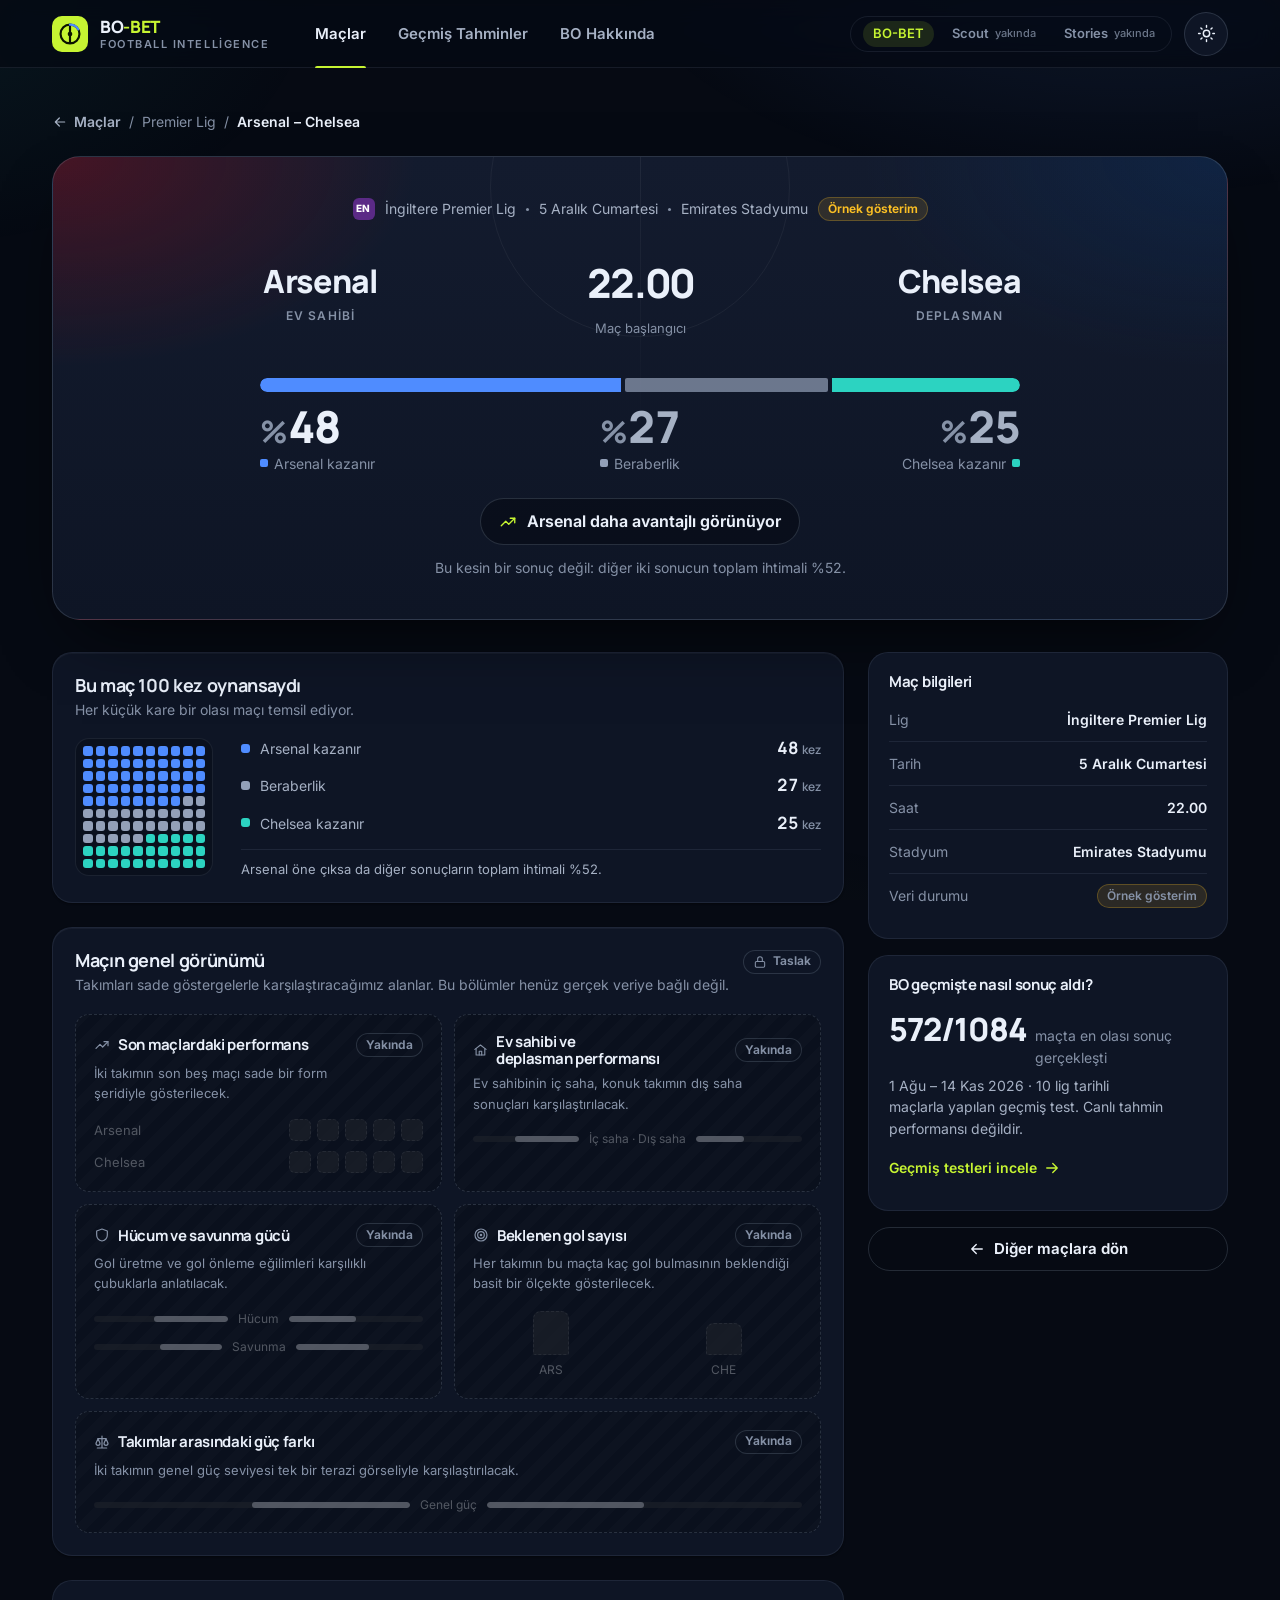
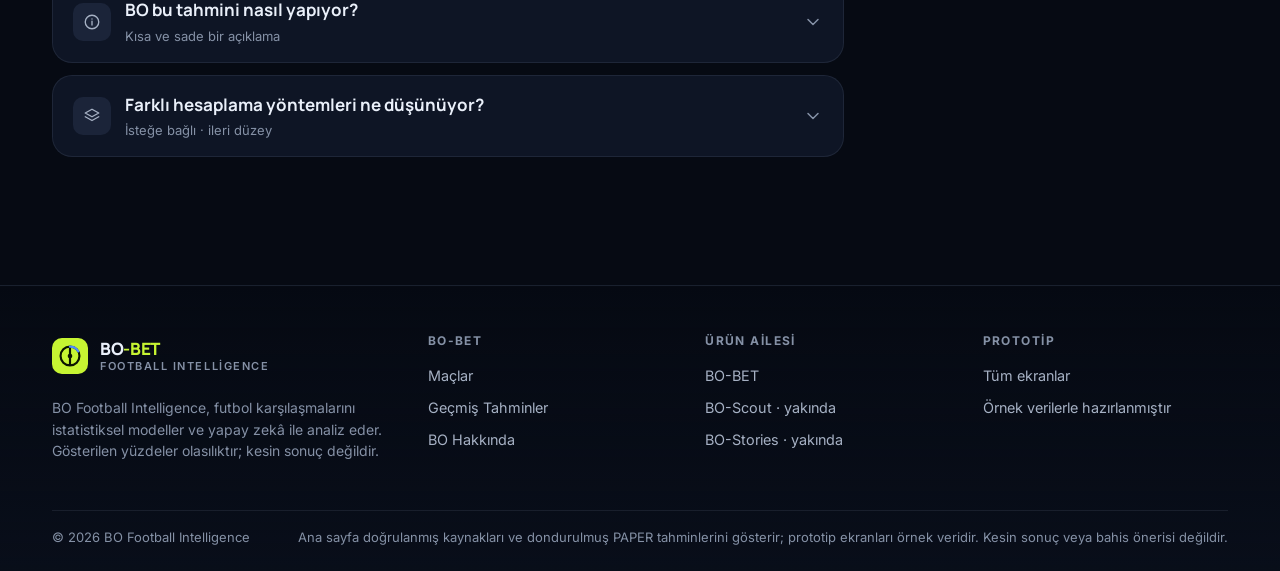
<file: mac.html>
<!DOCTYPE html>
<html lang="tr">
<head>
<meta charset="UTF-8">
<script src="assets/js/theme.js"></script>
<meta name="viewport" content="width=device-width, initial-scale=1, viewport-fit=cover">
<meta name="theme-color" content="#060a13">
<title>Maç detayı · BO-BET — BO Football Intelligence</title>
<link rel="preconnect" href="https://fonts.googleapis.com">
<link rel="preconnect" href="https://fonts.gstatic.com" crossorigin>
<link href="https://fonts.googleapis.com/css2?family=Inter:wght@400;500;600;700&family=Manrope:wght@600;700;800&display=swap" rel="stylesheet">
<link rel="stylesheet" href="assets/css/base.css">
<link rel="stylesheet" href="assets/css/shell.css">
<link rel="stylesheet" href="assets/css/components.css">
<link rel="stylesheet" href="assets/css/pages.css">
</head>
<body data-page="maclar">
<a class="skip-link" href="#icerik">İçeriğe geç</a>
<header class="site-header" id="site-header"></header>

<main id="icerik" class="page">
  <div class="container" id="detail-root">
    <!-- page-detail.js tarafından doldurulur -->
  </div>
</main>

<footer class="site-footer" id="site-footer"></footer>
<nav class="bottom-nav" id="bottom-nav" aria-label="Alt menü"></nav>

<script src="assets/js/data.js"></script>
<script src="assets/js/icons.js"></script>
<script src="assets/js/core.js"></script>
<script src="assets/js/page-detail.js"></script>
</body>
</html>
</file>
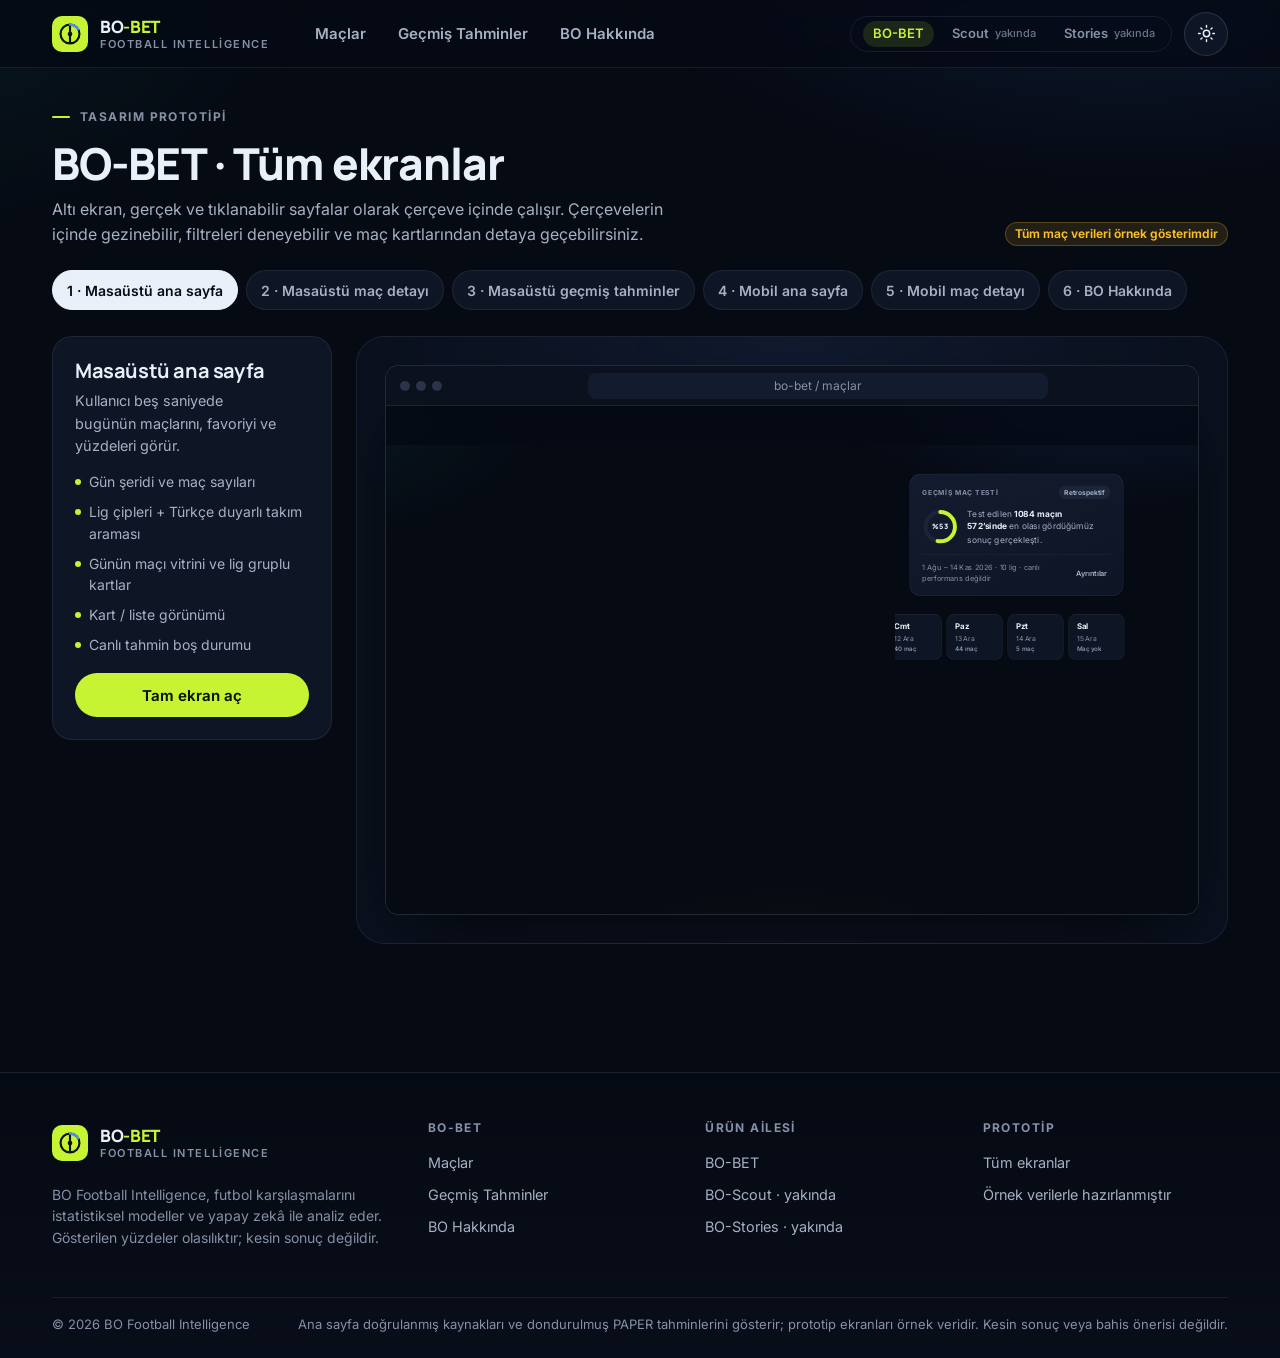
<file: prototip.html>
<!DOCTYPE html>
<html lang="tr">
<head>
<meta charset="UTF-8">
<script src="assets/js/theme.js"></script>
<meta name="viewport" content="width=device-width, initial-scale=1">
<meta name="theme-color" content="#060a13">
<title>Prototip · Tüm ekranlar — BO Football Intelligence</title>
<link rel="preconnect" href="https://fonts.googleapis.com">
<link rel="preconnect" href="https://fonts.gstatic.com" crossorigin>
<link href="https://fonts.googleapis.com/css2?family=Inter:wght@400;500;600;700&family=Manrope:wght@600;700;800&display=swap" rel="stylesheet">
<link rel="stylesheet" href="assets/css/base.css">
<link rel="stylesheet" href="assets/css/shell.css">
<link rel="stylesheet" href="assets/css/components.css">
<style>
  .proto-head { padding-block: var(--s-6) var(--s-5); display: flex; justify-content: space-between; align-items: flex-end; gap: 20px; flex-wrap: wrap; }
  .proto-head h1 { margin-top: 12px; }
  .proto-head p { margin-top: 8px; color: var(--text-2); max-width: 64ch; }
  .tabs { display: flex; gap: 8px; flex-wrap: wrap; margin-bottom: var(--s-5); }
  .screen { display: grid; grid-template-columns: 280px minmax(0, 1fr); gap: var(--s-5); align-items: start; }
  .screen__info { position: sticky; top: 24px; padding: 22px; border-radius: var(--r-lg); background: var(--surface); border: 1px solid var(--line); }
  .screen__info h2 { font-size: 1.25rem; }
  .screen__info p { margin-top: 8px; font-size: 0.9rem; color: var(--text-2); }
  .screen__info ul { margin-top: 14px; display: flex; flex-direction: column; gap: 8px; font-size: 0.875rem; color: var(--text-2); }
  .screen__info li { display: flex; gap: 8px; }
  .screen__info li::before { content: ""; width: 6px; height: 6px; margin-top: 8px; border-radius: 50%; background: var(--brand); flex-shrink: 0; }
  .screen__info .btn { margin-top: 18px; width: 100%; }
  .stage { display: grid; place-items: center; padding: 28px; border-radius: var(--r-xl); border: 1px solid var(--line); background: radial-gradient(600px 300px at 50% 0%, rgba(79,140,255,.08), transparent 70%), var(--bg-2); overflow: hidden; }
  /* Masaüstü tarayıcı çerçevesi */
  .browser { width: 100%; border-radius: 14px; overflow: hidden; border: 1px solid var(--line-2); box-shadow: var(--shadow-3); background: #05080f; }
  .browser__bar { display: flex; align-items: center; gap: 10px; height: 40px; padding: 0 14px; background: #0b111d; border-bottom: 1px solid var(--line); }
  .browser__dots { display: flex; gap: 6px; }
  .browser__dots i { width: 10px; height: 10px; border-radius: 50%; background: #2a3347; }
  .browser__url { flex: 1; max-width: 460px; margin: 0 auto; height: 26px; display: flex; align-items: center; justify-content: center; border-radius: 8px; background: #131b2e; font-size: 0.75rem; color: var(--text-3); }
  .browser__viewport { position: relative; width: 100%; aspect-ratio: 1440 / 900; overflow: hidden; }
  .browser__viewport iframe { position: absolute; top: 0; left: 0; width: 1440px; height: 900px; border: 0; transform-origin: 0 0; }
  /* Telefon çerçevesi */
  .phone { width: 390px; max-width: 100%; padding: 12px; border-radius: 52px; background: #0b0f18; border: 1px solid var(--line-2); box-shadow: var(--shadow-3), inset 0 0 0 2px #151b28; }
  .phone__screen { position: relative; width: 100%; aspect-ratio: 390 / 844; border-radius: 40px; overflow: hidden; background: var(--bg); padding-top: 34px; }
  .phone__status { position: absolute; top: 0; left: 0; right: 0; height: 34px; display: flex; align-items: center; justify-content: space-between; padding: 0 28px; font-size: 12px; font-weight: 700; color: var(--text); background: #060a13; z-index: 1; }
  .phone__viewport { position: absolute; top: 34px; left: 0; right: 0; bottom: 0; overflow: hidden; }
  .phone__viewport iframe { position: absolute; top: 0; left: 0; width: 390px; height: 810px; border: 0; transform-origin: 0 0; }
  .phone__notch { position: absolute; top: 8px; left: 50%; transform: translateX(-50%); width: 92px; height: 22px; border-radius: 14px; background: #000; z-index: 2; pointer-events: none; }
  .pair { display: flex; flex-direction: column; gap: 32px; align-items: center; width: 100%; }
  @media (max-width: 1100px) {
    .screen { grid-template-columns: 1fr; }
    .screen__info { position: static; }
    .pair { grid-template-columns: 1fr; justify-items: center; }
  }
</style>

<style>html[data-theme="light"] .phone__status { background: #f6f8fc; } html[data-theme="light"] .browser__viewport { background: var(--bg); }</style>
</head>
<body data-page="prototip">
<a class="skip-link" href="#icerik">İçeriğe geç</a>
<header class="site-header" id="site-header"></header>

<main id="icerik" class="container" style="padding-bottom:var(--s-8)">
  <div class="proto-head">
    <div>
      <span class="eyebrow">Tasarım prototipi</span>
      <h1>BO-BET · Tüm ekranlar</h1>
      <p>Altı ekran, gerçek ve tıklanabilir sayfalar olarak çerçeve içinde çalışır. Çerçevelerin içinde gezinebilir, filtreleri deneyebilir ve maç kartlarından detaya geçebilirsiniz.</p>
    </div>
    <span class="tag tag--sample">Tüm maç verileri örnek gösterimdir</span>
  </div>

  <div class="tabs chips" role="tablist" aria-label="Ekranlar" id="tabs"></div>
  <section class="screen" id="screen" role="tabpanel"></section>
</main>

<footer class="site-footer" id="site-footer"></footer>
<nav class="bottom-nav" id="bottom-nav" aria-label="Alt menü"></nav>

<script src="assets/js/data.js"></script>
<script src="assets/js/icons.js"></script>
<script src="assets/js/core.js"></script>
<script src="assets/js/page-prototype.js"></script>
</body>
</html>
</file>
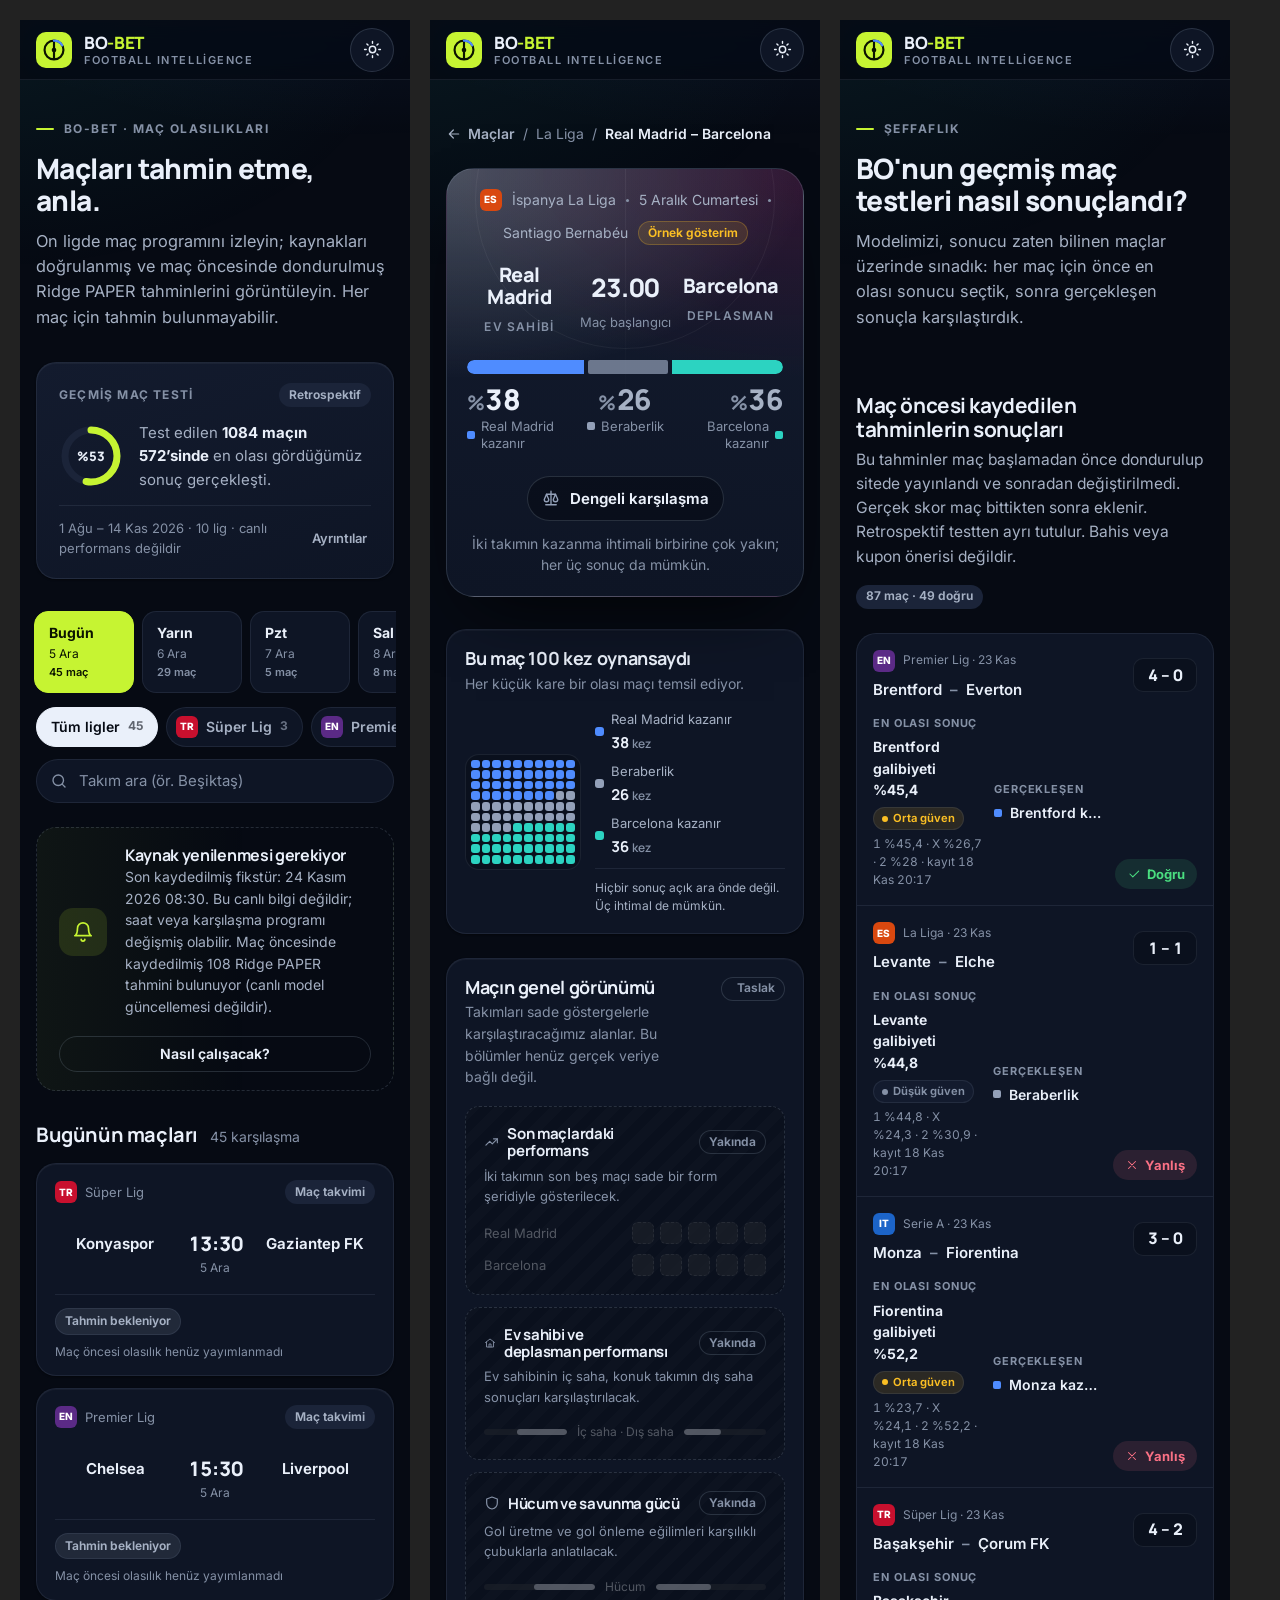
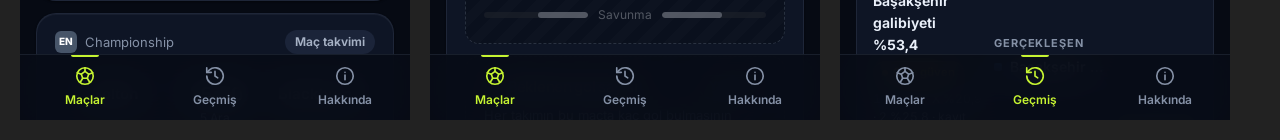
<file: tools/mobile-check.html>
<!DOCTYPE html>
<html lang="tr">
<head><meta charset="UTF-8"><title>Mobil kontrol (390px)</title>
<style>body{margin:0;background:#222;display:flex;gap:20px;padding:20px}iframe{width:390px;height:1700px;border:0;background:#000}</style></head>
<body>
<iframe src="../index.html"></iframe>
<iframe src="../mac.html?id=m03"></iframe>
<iframe src="../gecmis-tahminler.html"></iframe>
</body>
</html>
</file>
<file: assets/css/base.css>
/* =========================================================
   BO Football Intelligence — Tasarım sistemi
   1) Değişkenler  2) Temel  3) Yerleşim  4) Kabuk (üst menü, alt menü, altbilgi)
   ========================================================= */

:root {
  /* Yüzeyler: derin lacivert → antrasit */
  --bg: #060a13;
  --bg-2: #0a101d;
  --surface: #0e1525;
  --surface-2: #131b2e;
  --surface-3: #1b2439;
  --line: rgba(148, 163, 184, 0.12);
  --line-2: rgba(148, 163, 184, 0.22);

  /* Metin (koyu zeminde AA kontrast) */
  --text: #eaf0fa;
  --text-2: #a6b1c4;
  --text-3: #8591a6;

  /* Marka: sinyal lime — yalnızca marka, etkin durum ve ana eylem */
  --brand: #c6f432;
  --brand-hover: #d6fb63;
  --brand-text: #c6f432;
  --brand-ink: #0b1300;
  --brand-soft: rgba(198, 244, 50, 0.12);

  /* Sonuç renkleri: kazan/kaybet çağrışımı yapmayan nötr üçlü */
  --home: #4f8cff;
  --draw: #93a0b8;
  --away: #2cd3c1;
  --home-soft: rgba(79, 140, 255, 0.14);
  --draw-soft: rgba(147, 160, 184, 0.14);
  --away-soft: rgba(44, 211, 193, 0.14);

  /* Durum */
  --ok: #4ade80;
  --bad: #fb7185;
  --warn: #fbbf24;
  --ok-soft: rgba(74, 222, 128, 0.12);
  --bad-soft: rgba(251, 113, 133, 0.12);
  --warn-soft: rgba(251, 191, 36, 0.12);

  --font-display: "Manrope", "Segoe UI", system-ui, sans-serif;
  --font-body: "Inter", "Segoe UI", system-ui, sans-serif;

  --r-xs: 6px;
  --r-sm: 10px;
  --r-md: 14px;
  --r-lg: 20px;
  --r-xl: 28px;
  --r-pill: 999px;

  --s-1: 4px;
  --s-2: 8px;
  --s-3: 12px;
  --s-4: 16px;
  --s-5: 24px;
  --s-6: 32px;
  --s-7: 48px;
  --s-8: 64px;
  --s-9: 96px;

  --shadow-1: inset 0 1px 0 rgba(255, 255, 255, 0.04), 0 1px 2px rgba(0, 0, 0, 0.4);
  --shadow-2: 0 14px 34px -16px rgba(0, 0, 0, 0.7);
  --shadow-3: 0 30px 70px -30px rgba(0, 0, 0, 0.85);

  --ease-out: cubic-bezier(0.22, 1, 0.36, 1);
  --t-fast: 150ms;
  --t-med: 260ms;

  --header-h: 68px;
  --bottom-h: 66px;
  --container: 1240px;
  --header-glass: rgba(6, 10, 19, 0.78);
  --bottom-glass: rgba(8, 12, 22, 0.92);
  --footer-fade: rgba(10, 16, 29, 0.7);
}

/* ---------- Temel ---------- */
*,
*::before,
*::after {
  box-sizing: border-box;
}
* {
  margin: 0;
}
html {
  -webkit-text-size-adjust: 100%;
  color-scheme: dark;
  scroll-padding-top: calc(var(--header-h) + 16px);
}
body {
  font-family: var(--font-body);
  font-size: 16px;
  line-height: 1.55;
  color: var(--text);
  background: var(--bg);
  min-height: 100vh;
  -webkit-font-smoothing: antialiased;
  overflow-x: hidden;
}
body::before {
  content: "";
  position: fixed;
  inset: 0;
  z-index: -1;
  pointer-events: none;
  background:
    radial-gradient(900px 480px at 88% -10%, rgba(79, 140, 255, 0.13), transparent 60%),
    radial-gradient(700px 420px at -8% 0%, rgba(44, 211, 193, 0.07), transparent 60%),
    radial-gradient(800px 360px at 50% 115%, rgba(198, 244, 50, 0.04), transparent 60%);
}
img,
svg {
  display: block;
  max-width: 100%;
}
a {
  color: inherit;
  text-decoration: none;
}
button,
input,
select {
  font: inherit;
  color: inherit;
}
button {
  background: none;
  border: 0;
  cursor: pointer;
  -webkit-tap-highlight-color: transparent;
}
ul,
ol {
  list-style: none;
  padding: 0;
}
:focus-visible {
  outline: 2px solid var(--brand);
  outline-offset: 3px;
  border-radius: var(--r-xs);
}
::selection {
  background: rgba(198, 244, 50, 0.28);
  color: #fff;
}
[hidden] {
  display: none !important;
}
.sr-only {
  position: absolute;
  width: 1px;
  height: 1px;
  padding: 0;
  margin: -1px;
  overflow: hidden;
  clip: rect(0, 0, 0, 0);
  white-space: nowrap;
  border: 0;
}
.skip-link {
  position: absolute;
  left: 16px;
  top: -80px;
  z-index: 100;
  padding: 10px 16px;
  border-radius: var(--r-sm);
  background: var(--brand);
  color: var(--brand-ink);
  font-weight: 700;
}
.skip-link:focus {
  top: 12px;
}

/* ---------- Tipografi ---------- */
h1,
h2,
h3,
h4 {
  font-family: var(--font-display);
  font-weight: 700;
  line-height: 1.15;
  letter-spacing: -0.02em;
  text-wrap: balance;
}
h1 {
  font-size: clamp(1.75rem, 1.2rem + 2.2vw, 2.75rem);
  font-weight: 800;
}
h2 {
  font-size: clamp(1.3rem, 1.05rem + 1vw, 1.75rem);
}
h3 {
  font-size: 1.0625rem;
}
p {
  text-wrap: pretty;
}
.num {
  font-family: var(--font-display);
  font-variant-numeric: tabular-nums;
  letter-spacing: -0.02em;
}
.eyebrow {
  display: inline-flex;
  align-items: center;
  gap: 10px;
  font-size: 0.75rem;
  font-weight: 700;
  letter-spacing: 0.12em;
  text-transform: uppercase;
  color: var(--text-3);
}
.eyebrow::before {
  content: "";
  width: 18px;
  height: 2px;
  border-radius: 2px;
  background: var(--brand);
}
.lead {
  font-size: clamp(1rem, 0.95rem + 0.3vw, 1.125rem);
  color: var(--text-2);
  max-width: 62ch;
}
.muted {
  color: var(--text-3);
}

/* ---------- Yerleşim ---------- */
.container {
  width: 100%;
  max-width: var(--container);
  margin-inline: auto;
  padding-inline: clamp(16px, 4vw, 32px);
}
.page {
  padding-block: var(--s-6) var(--s-8);
}
.section {
  margin-top: var(--s-8);
}
.section-head {
  display: flex;
  align-items: flex-end;
  justify-content: space-between;
  gap: var(--s-4);
  flex-wrap: wrap;
  margin-bottom: var(--s-5);
}
.section-head p {
  margin-top: 6px;
  max-width: 62ch;
  font-size: 0.975rem;
  color: var(--text-2);
}

/* Açık tema: kontrastlı beyaza yakın yüzeyler */
html[data-theme="light"] {
  color-scheme: light;
  --bg: #f6f8fc;
  --bg-2: #edf2f8;
  --surface: #ffffff;
  --surface-2: #f4f7fb;
  --surface-3: #e4eaf2;
  --line: rgba(38, 58, 83, 0.12);
  --line-2: rgba(38, 58, 83, 0.21);
  --text: #172337;
  --text-2: #43556b;
  --text-3: #62738a;
  --brand: #b9e044;
  --brand-hover: #c7e968;
  --brand-ink: #17240a;
  --brand-text: #496c09;
  --brand-soft: rgba(91, 125, 22, 0.11);
  --home: #356bd4;
  --draw: #7789a3;
  --away: #0b9b90;
  --home-soft: rgba(53, 107, 212, 0.11);
  --draw-soft: rgba(119, 137, 163, 0.13);
  --away-soft: rgba(11, 155, 144, 0.11);
  --ok: #127847;
  --bad: #b82649;
  --warn: #956000;
  --ok-soft: rgba(18, 120, 71, 0.09);
  --bad-soft: rgba(184, 38, 73, 0.09);
  --warn-soft: rgba(149, 96, 0, 0.08);
  --shadow-1: 0 1px 3px rgba(24, 43, 65, 0.06);
  --shadow-2: 0 12px 30px -16px rgba(25, 45, 70, 0.22);
  --shadow-3: 0 22px 55px -28px rgba(25, 45, 70, 0.27);
  --header-glass: rgba(255, 255, 255, 0.87);
  --bottom-glass: rgba(255, 255, 255, 0.94);
  --footer-fade: rgba(233, 239, 247, 0.8);
}
html[data-theme="light"] body::before {
  background:
    radial-gradient(900px 480px at 88% -10%, rgba(53, 107, 212, 0.065), transparent 65%),
    radial-gradient(700px 420px at -8% 0%, rgba(11, 155, 144, 0.04), transparent 65%);
}
html[data-theme="light"] :focus-visible { outline-color: var(--brand-text); }
html[data-theme="light"] ::selection { background: rgba(185, 224, 68, 0.5); color: var(--text); }
html[data-theme="light"] .logo__name b,
html[data-theme="light"] .tag--brand,
html[data-theme="light"] .product-switch__item.is-current,
html[data-theme="light"] .featured__cta,
html[data-theme="light"] .side-card .link-arrow,
html[data-theme="light"] .link-arrow,
html[data-theme="light"] .bottom-nav__link[aria-current="page"],
html[data-theme="light"] .how-step__n,
html[data-theme="light"] .translate__arrow { color: var(--brand-text); }
</file>
<file: assets/css/shell.css>
/* =========================================================
   Kabuk: Üst menü · Mobil alt menü · Altbilgi
   ========================================================= */

.site-header {
  position: sticky;
  top: 0;
  z-index: 50;
  height: var(--header-h);
  background: var(--header-glass);
  backdrop-filter: saturate(160%) blur(14px);
  -webkit-backdrop-filter: saturate(160%) blur(14px);
  border-bottom: 1px solid var(--line);
}
.site-header__inner {
  height: 100%;
  display: flex;
  align-items: center;
  gap: var(--s-6);
}

/* Logo */
.logo {
  display: inline-flex;
  align-items: center;
  gap: 12px;
  flex-shrink: 0;
  min-height: 44px;
}
.logo__mark {
  width: 36px;
  height: 36px;
  flex-shrink: 0;
}
.logo__text {
  display: flex;
  flex-direction: column;
  line-height: 1;
}
.logo__name {
  font-family: var(--font-display);
  font-weight: 800;
  font-size: 1.0625rem;
  letter-spacing: -0.02em;
}
.logo__name b {
  color: var(--brand);
  font-weight: 800;
}
.logo__sub {
  margin-top: 4px;
  font-size: 0.6875rem;
  font-weight: 600;
  letter-spacing: 0.14em;
  text-transform: uppercase;
  color: var(--text-3);
}

/* Ana menü */
.main-nav {
  display: flex;
  align-items: center;
  gap: 4px;
  height: 100%;
}
.main-nav__link {
  position: relative;
  display: inline-flex;
  align-items: center;
  height: 100%;
  padding-inline: 14px;
  font-size: 0.9375rem;
  font-weight: 600;
  color: var(--text-2);
  transition: color var(--t-fast) ease;
}
.main-nav__link:hover {
  color: var(--text);
}
.main-nav__link[aria-current="page"] {
  color: var(--text);
}
.main-nav__link[aria-current="page"]::after {
  content: "";
  position: absolute;
  left: 14px;
  right: 14px;
  bottom: -1px;
  height: 2px;
  border-radius: 2px 2px 0 0;
  background: var(--brand);
}

.header-right {
  margin-left: auto;
  display: flex;
  align-items: center;
  gap: var(--s-3);
}
.product-switch {
  display: inline-flex;
  align-items: center;
  gap: 8px;
  height: 36px;
  padding: 0 6px 0 12px;
  border: 1px solid var(--line);
  border-radius: var(--r-pill);
  font-size: 0.8125rem;
  color: var(--text-3);
}
.product-switch__item {
  display: inline-flex;
  align-items: center;
  gap: 6px;
  height: 26px;
  padding: 0 10px;
  border-radius: var(--r-pill);
  font-weight: 600;
}
.product-switch__item.is-current {
  background: var(--brand-soft);
  color: var(--brand);
}
.product-switch__item.is-soon {
  color: var(--text-3);
}
.product-switch__item.is-soon small {
  font-size: 0.6875rem;
  font-weight: 500;
  opacity: 0.8;
}

/* ---------- Mobil alt menü ---------- */
.bottom-nav {
  display: none;
}

@media (max-width: 860px) {
  .main-nav,
  .product-switch {
    display: none;
  }
  .site-header {
    --header-h: 60px;
  }
  .bottom-nav {
    display: grid;
    grid-template-columns: repeat(3, 1fr);
    position: fixed;
    left: 0;
    right: 0;
    bottom: 0;
    z-index: 60;
    height: calc(var(--bottom-h) + env(safe-area-inset-bottom));
    padding-bottom: env(safe-area-inset-bottom);
    background: var(--bottom-glass);
    backdrop-filter: saturate(160%) blur(16px);
    -webkit-backdrop-filter: saturate(160%) blur(16px);
    border-top: 1px solid var(--line);
  }
  .bottom-nav__link {
    display: flex;
    flex-direction: column;
    align-items: center;
    justify-content: center;
    gap: 4px;
    min-height: 48px;
    font-size: 0.75rem;
    font-weight: 600;
    color: var(--text-3);
    position: relative;
  }
  .bottom-nav__link svg {
    width: 22px;
    height: 22px;
  }
  .bottom-nav__link[aria-current="page"] {
    color: var(--brand);
  }
  .bottom-nav__link[aria-current="page"]::before {
    content: "";
    position: absolute;
    top: 0;
    width: 28px;
    height: 2px;
    border-radius: 0 0 2px 2px;
    background: var(--brand);
  }
  body {
    padding-bottom: calc(var(--bottom-h) + env(safe-area-inset-bottom));
  }
}

/* ---------- Altbilgi ---------- */
.site-footer {
  margin-top: var(--s-8);
  border-top: 1px solid var(--line);
  background: linear-gradient(180deg, transparent, var(--footer-fade));
}
.site-footer__grid {
  display: grid;
  grid-template-columns: 1.4fr 1fr 1fr 1fr;
  gap: var(--s-6);
  padding-block: var(--s-7);
}
.site-footer__about p {
  margin-top: var(--s-4);
  max-width: 40ch;
  font-size: 0.875rem;
  color: var(--text-3);
}
.site-footer h4 {
  margin-bottom: var(--s-3);
  font-family: var(--font-body);
  font-size: 0.75rem;
  font-weight: 700;
  letter-spacing: 0.12em;
  text-transform: uppercase;
  color: var(--text-3);
}
.site-footer__col a,
.site-footer__col span {
  display: flex;
  align-items: center;
  gap: 8px;
  min-height: 32px;
  font-size: 0.9rem;
  color: var(--text-2);
}
.site-footer__col a:hover {
  color: var(--text);
}
.site-footer__legal {
  padding-block: var(--s-4) var(--s-5);
  border-top: 1px solid var(--line);
  font-size: 0.8125rem;
  color: var(--text-3);
  display: flex;
  justify-content: space-between;
  gap: var(--s-4);
  flex-wrap: wrap;
}

@media (max-width: 860px) {
  .site-footer__grid {
    grid-template-columns: 1fr 1fr;
  }
  .site-footer__about {
    grid-column: 1 / -1;
  }
}

/* Her ekran boyutunda erişilebilir tema seçimi */
.theme-toggle {
  display: inline-flex;
  align-items: center;
  justify-content: center;
  width: 44px;
  height: 44px;
  border-radius: var(--r-pill);
  border: 1px solid var(--line-2);
  background: var(--surface);
  color: var(--text);
  flex-shrink: 0;
  transition: background var(--t-fast) ease, border-color var(--t-fast) ease, transform var(--t-fast) ease;
}
.theme-toggle:hover { background: var(--surface-2); border-color: var(--line-2); transform: translateY(-1px); }
.theme-toggle svg { width: 19px; height: 19px; }
.theme-toggle:active { transform: translateY(0); }
</file>
<file: assets/css/components.css>
/* =========================================================
   Bileşenler: buton · rozet · arma · olasılık · filtre · kart
   ========================================================= */

/* ---------- Butonlar ---------- */
.btn {
  display: inline-flex;
  align-items: center;
  justify-content: center;
  gap: 8px;
  min-height: 44px;
  padding: 0 18px;
  border-radius: var(--r-pill);
  font-weight: 650;
  font-size: 0.9375rem;
  border: 1px solid transparent;
  transition: background var(--t-fast) ease, border-color var(--t-fast) ease, color var(--t-fast) ease, transform var(--t-fast) ease;
}
.btn svg { width: 18px; height: 18px; }
.btn:active { transform: scale(0.98); }
.btn--primary { background: var(--brand); color: var(--brand-ink); }
.btn--primary:hover { background: var(--brand-hover); }
.btn--ghost { border-color: var(--line-2); color: var(--text); }
.btn--ghost:hover { background: var(--surface-2); }
.btn--sm { min-height: 36px; padding: 0 14px; font-size: 0.875rem; }
.link-arrow {
  display: inline-flex;
  align-items: center;
  gap: 6px;
  min-height: 44px;
  font-weight: 600;
  font-size: 0.9375rem;
  color: var(--text-2);
  transition: color var(--t-fast) ease;
}
.link-arrow:hover { color: var(--text); }
.link-arrow svg { width: 18px; height: 18px; }

/* ---------- Rozetler ---------- */
.tag {
  display: inline-flex;
  align-items: center;
  gap: 6px;
  height: 24px;
  padding: 0 10px;
  border-radius: var(--r-pill);
  font-size: 0.75rem;
  font-weight: 650;
  white-space: nowrap;
  background: var(--surface-3);
  color: var(--text-2);
}
.tag svg { width: 14px; height: 14px; }
.tag--sample {
  background: var(--warn-soft);
  color: var(--warn);
  box-shadow: inset 0 0 0 1px rgba(251, 191, 36, 0.25);
}
.tag--draft {
  background: transparent;
  color: var(--text-3);
  box-shadow: inset 0 0 0 1px var(--line-2);
}
.tag--brand { background: var(--brand-soft); color: var(--brand); }
.tag--ok { background: var(--ok-soft); color: var(--ok); }
.tag--bad { background: var(--bad-soft); color: var(--bad); }

/* ---------- Lig rozeti ---------- */
.league-mark {
  display: inline-grid;
  place-items: center;
  width: 22px;
  height: 22px;
  border-radius: 6px;
  font-size: 0.625rem;
  font-weight: 800;
  letter-spacing: 0.02em;
  color: #fff;
  background: var(--lg, var(--surface-3));
  flex-shrink: 0;
}
.chip[aria-pressed="true"] .league-mark { box-shadow: 0 0 0 1px rgba(0, 0, 0, 0.15); }

/* ---------- Olasılık çubuğu ---------- */
.prob { display: flex; flex-direction: column; gap: 10px; }
.prob__bar {
  display: flex;
  gap: 3px;
  height: 8px;
  border-radius: var(--r-pill);
  overflow: hidden;
}
.prob--lg .prob__bar { height: 14px; gap: 4px; }
.prob__seg {
  height: 100%;
  border-radius: 2px;
  transform-origin: left center;
  animation: grow 700ms var(--ease-out) both;
}
.prob__seg:first-child { border-radius: var(--r-pill) 2px 2px var(--r-pill); }
.prob__seg:last-child { border-radius: 2px var(--r-pill) var(--r-pill) 2px; }
.prob__seg--home { background: var(--home); }
.prob__seg--draw { background: var(--draw); opacity: 0.7; animation-delay: 60ms; }
.prob__seg--away { background: var(--away); animation-delay: 120ms; }
@keyframes grow {
  from { transform: scaleX(0); }
  to { transform: scaleX(1); }
}

.prob__values {
  display: grid;
  grid-template-columns: 1fr auto 1fr;
  align-items: start;
  gap: var(--s-3);
}
.prob__val { display: flex; flex-direction: column; gap: 2px; min-width: 0; }
.prob__val--draw { align-items: center; text-align: center; }
.prob__val--away { align-items: flex-end; text-align: right; }
.prob__pct {
  font-family: var(--font-display);
  font-weight: 800;
  font-size: 1.25rem;
  line-height: 1.1;
  font-variant-numeric: tabular-nums;
  letter-spacing: -0.02em;
  color: var(--text-2);
}
.prob__pct small { font-size: 0.7em; font-weight: 700; margin-right: 1px; color: var(--text-3); }
.prob__val.is-top .prob__pct { color: var(--text); }
.prob__lbl {
  display: inline-flex;
  align-items: center;
  gap: 6px;
  font-size: 0.75rem;
  color: var(--text-3);
  white-space: nowrap;
  overflow: hidden;
  text-overflow: ellipsis;
  max-width: 100%;
}
.prob__lbl::before {
  content: "";
  width: 8px;
  height: 8px;
  border-radius: 2px;
  flex-shrink: 0;
}
.prob__val--home .prob__lbl::before { background: var(--home); }
.prob__val--draw .prob__lbl::before { background: var(--draw); }
.prob__val--away .prob__lbl { flex-direction: row-reverse; }
.prob__val--away .prob__lbl::before { background: var(--away); }
.prob--lg .prob__pct { font-size: clamp(1.75rem, 1.3rem + 2vw, 2.75rem); }
.prob--lg .prob__lbl { font-size: 0.875rem; }

/* ---------- Tarih şeridi ---------- */
.date-strip {
  display: flex;
  gap: 8px;
  overflow-x: auto;
  scroll-snap-type: x proximity;
  scrollbar-width: none;
  padding: 2px;
  margin: -2px;
}
.date-strip::-webkit-scrollbar { display: none; }
.day {
  flex: 1 0 auto;
  min-width: 100px;
  min-height: 64px;
  display: flex;
  flex-direction: column;
  align-items: flex-start;
  justify-content: center;
  gap: 1px;
  padding: 10px 14px;
  border-radius: var(--r-md);
  background: var(--surface);
  border: 1px solid var(--line);
  scroll-snap-align: start;
  text-align: left;
  transition: background var(--t-fast) ease, border-color var(--t-fast) ease;
}
.day:hover { border-color: var(--line-2); }
.day__name { font-size: 0.875rem; font-weight: 700; color: var(--text); }
.day__date { font-size: 0.75rem; color: var(--text-3); }
.day__count { font-size: 0.6875rem; font-weight: 600; color: var(--text-3); }
.day[aria-pressed="true"] { background: var(--brand); border-color: var(--brand); }
.day[aria-pressed="true"] .day__name,
.day[aria-pressed="true"] .day__date,
.day[aria-pressed="true"] .day__count { color: var(--brand-ink); }

/* ---------- Çipler (lig filtresi) ---------- */
.chips {
  display: flex;
  gap: 8px;
  overflow-x: auto;
  scrollbar-width: none;
  padding: 2px;
  margin: -2px;
}
.chips::-webkit-scrollbar { display: none; }
.chip {
  display: inline-flex;
  align-items: center;
  gap: 8px;
  min-height: 40px;
  padding: 0 14px 0 9px;
  border-radius: var(--r-pill);
  border: 1px solid var(--line);
  background: var(--surface);
  font-size: 0.875rem;
  font-weight: 600;
  color: var(--text-2);
  white-space: nowrap;
  flex-shrink: 0;
  transition: background var(--t-fast) ease, color var(--t-fast) ease, border-color var(--t-fast) ease;
}
.chip--plain { padding-left: 14px; }
.chip:hover { color: var(--text); border-color: var(--line-2); }
.chip[aria-pressed="true"] { background: var(--text); border-color: var(--text); color: var(--bg); }
.chip__count { font-size: 0.75rem; font-weight: 700; opacity: 0.6; }

/* ---------- Arama ve seçim ---------- */
.search { position: relative; display: flex; align-items: center; min-width: 240px; }
.search > svg {
  position: absolute;
  left: 14px;
  width: 18px;
  height: 18px;
  color: var(--text-3);
  pointer-events: none;
}
.search input {
  width: 100%;
  min-height: 44px;
  padding: 0 44px 0 42px;
  border-radius: var(--r-pill);
  border: 1px solid var(--line);
  background: var(--surface);
  font-size: 0.9375rem;
  transition: border-color var(--t-fast) ease, background var(--t-fast) ease;
}
.search input::placeholder { color: var(--text-3); }
.search input:focus { outline: none; border-color: var(--brand); background: var(--surface-2); }
.search input::-webkit-search-cancel-button { display: none; }
.search__clear {
  position: absolute;
  right: 4px;
  width: 36px;
  height: 36px;
  display: grid;
  place-items: center;
  border-radius: 50%;
  color: var(--text-3);
}
.search__clear svg { width: 16px; height: 16px; }
.search__clear:hover { color: var(--text); background: var(--surface-3); }

.select {
  min-height: 44px;
  padding: 0 40px 0 16px;
  border-radius: var(--r-pill);
  border: 1px solid var(--line);
  background: var(--surface) url("data:image/svg+xml,%3Csvg xmlns='http://www.w3.org/2000/svg' viewBox='0 0 24 24' fill='none' stroke='%238591a6' stroke-width='2' stroke-linecap='round'%3E%3Cpath d='m6 9 6 6 6-6'/%3E%3C/svg%3E") no-repeat right 14px center / 16px;
  appearance: none;
  font-size: 0.9375rem;
  font-weight: 600;
  cursor: pointer;
}
.select:focus { outline: none; border-color: var(--brand); }
.select option { background: var(--surface-2); }

/* ---------- Bildirim kutusu ---------- */
.notice {
  display: flex;
  gap: 14px;
  align-items: flex-start;
  padding: 16px 18px;
  border-radius: var(--r-md);
  background: var(--surface);
  border: 1px solid var(--line);
  font-size: 0.9375rem;
  color: var(--text-2);
}
.notice > svg { width: 20px; height: 20px; flex-shrink: 0; margin-top: 2px; color: var(--text-3); }
.notice strong { color: var(--text); font-weight: 650; }
.notice--warn {
  background: linear-gradient(90deg, var(--warn-soft), rgba(251, 191, 36, 0.03));
  border-color: rgba(251, 191, 36, 0.28);
}
.notice--warn > svg { color: var(--warn); }

/* ---------- Açılır bölüm ---------- */
.disclosure {
  border-radius: var(--r-lg);
  background: var(--surface);
  border: 1px solid var(--line);
  overflow: hidden;
}
.disclosure + .disclosure { margin-top: var(--s-3); }
.disclosure > summary {
  list-style: none;
  display: flex;
  align-items: center;
  gap: 14px;
  min-height: 68px;
  padding: 16px 20px;
  cursor: pointer;
  transition: background var(--t-fast) ease;
}
.disclosure > summary::-webkit-details-marker { display: none; }
.disclosure > summary:hover { background: var(--surface-2); }
.disclosure__icon {
  width: 38px;
  height: 38px;
  display: grid;
  place-items: center;
  border-radius: var(--r-sm);
  background: var(--surface-3);
  color: var(--text-2);
  flex-shrink: 0;
}
.disclosure__icon svg { width: 18px; height: 18px; }
.disclosure__title { display: flex; flex-direction: column; gap: 2px; min-width: 0; }
.disclosure__title strong { font-family: var(--font-display); font-weight: 700; font-size: 1.0625rem; }
.disclosure__title span { font-size: 0.8125rem; color: var(--text-3); }
.disclosure__chev {
  margin-left: auto;
  width: 20px;
  height: 20px;
  color: var(--text-3);
  transition: transform var(--t-med) var(--ease-out);
  flex-shrink: 0;
}
.disclosure[open] .disclosure__chev { transform: rotate(180deg); }
.disclosure__body {
  padding: 4px 20px 24px;
  color: var(--text-2);
  animation: fadeUp var(--t-med) var(--ease-out);
}
@keyframes fadeUp {
  from { opacity: 0; transform: translateY(-4px); }
  to { opacity: 1; transform: none; }
}

/* ---------- Boş durum ---------- */
.empty {
  display: flex;
  flex-direction: column;
  align-items: center;
  text-align: center;
  gap: 10px;
  padding: var(--s-7) var(--s-5);
  border-radius: var(--r-lg);
  border: 1px dashed var(--line-2);
  background: rgba(14, 21, 37, 0.5);
}
.empty__art { width: 76px; height: 76px; margin-bottom: 6px; }
.empty h3 { font-size: 1.125rem; }
.empty p { max-width: 48ch; color: var(--text-2); font-size: 0.9375rem; }
.empty__actions { display: flex; gap: 10px; flex-wrap: wrap; justify-content: center; margin-top: 8px; }

/* ---------- Görünüm geçişi ---------- */
.reveal { animation: fadeUp 420ms var(--ease-out) both; }

@media (prefers-reduced-motion: reduce) {
  *,
  *::before,
  *::after {
    animation-duration: 1ms !important;
    animation-delay: 0ms !important;
    transition-duration: 1ms !important;
    scroll-behavior: auto !important;
  }
}


html[data-theme="light"] .empty { background: rgba(237, 242, 248, 0.75); }
html[data-theme="light"] .prob__seg--draw { opacity: 1; }
</file>
<file: assets/css/pages.css>
/* =========================================================
   Sayfalar: Maçlar · Maç detayı · Geçmiş · Hakkında · Prototip
   ========================================================= */

/* ================= MAÇLAR ================= */
.home-hero {
  display: grid;
  grid-template-columns: minmax(0, 1fr) 380px;
  gap: var(--s-6);
  align-items: end;
}
.home-hero h1 { margin-top: 14px; }
.home-hero .lead { margin-top: 12px; }

.track-card {
  position: relative;
  display: block;
  padding: 20px 22px;
  border-radius: var(--r-lg);
  background: linear-gradient(160deg, var(--surface-2), var(--surface));
  border: 1px solid var(--line);
  box-shadow: var(--shadow-1);
  overflow: hidden;
  transition: border-color var(--t-fast) ease, transform var(--t-med) var(--ease-out);
}
.track-card:hover { border-color: var(--line-2); transform: translateY(-2px); }
.track-card__top { display: flex; align-items: center; justify-content: space-between; gap: 10px; }
.track-card__label { font-size: 0.75rem; font-weight: 700; letter-spacing: 0.1em; text-transform: uppercase; color: var(--text-3); }
.track-card__body { display: flex; align-items: center; gap: 16px; margin-top: 14px; }
.track-card__ring { width: 64px; height: 64px; flex-shrink: 0; }
.track-card__text { font-size: 0.9375rem; color: var(--text-2); }
.track-card__text strong { color: var(--text); font-weight: 700; }
.track-card__foot {
  display: flex;
  align-items: center;
  justify-content: space-between;
  margin-top: 14px;
  padding-top: 12px;
  border-top: 1px solid var(--line);
  font-size: 0.8125rem;
  color: var(--text-3);
}
.track-card__foot span:last-child { display: inline-flex; align-items: center; gap: 4px; color: var(--text-2); font-weight: 600; }
.track-card__foot svg { width: 16px; height: 16px; }

/* Araç çubuğu */
.toolbar { margin-top: var(--s-6); display: flex; flex-direction: column; gap: 14px; }
.toolbar__row { display: flex; align-items: center; gap: 12px; }
.toolbar__row .chips { flex: 1; min-width: 0; }

.view-switch {
  display: inline-flex;
  padding: 4px;
  border-radius: var(--r-pill);
  background: var(--surface);
  border: 1px solid var(--line);
  flex-shrink: 0;
}
.view-switch button {
  display: inline-flex;
  align-items: center;
  gap: 8px;
  min-height: 36px;
  padding: 0 14px;
  border-radius: var(--r-pill);
  font-size: 0.8125rem;
  font-weight: 650;
  color: var(--text-3);
  white-space: nowrap;
  transition: background var(--t-fast) ease, color var(--t-fast) ease;
}
.view-switch button svg { width: 16px; height: 16px; }
.view-switch button[aria-pressed="true"] { background: var(--surface-3); color: var(--text); }

.results-meta {
  display: flex;
  align-items: center;
  justify-content: space-between;
  gap: 12px;
  flex-wrap: wrap;
  margin-top: var(--s-6);
  margin-bottom: var(--s-4);
}
.results-meta__title { display: flex; align-items: baseline; gap: 12px; flex-wrap: wrap; }
.results-meta__title h2 { font-size: 1.25rem; }
.results-meta__title span { font-size: 0.875rem; color: var(--text-3); }

/* Lig grubu */
.league-group + .league-group { margin-top: var(--s-6); }
.league-group__head {
  display: flex;
  align-items: center;
  gap: 10px;
  margin-bottom: 12px;
  font-size: 0.875rem;
  font-weight: 700;
}
.league-group__head .muted { font-weight: 500; }
.league-group__head::after { content: ""; flex: 1; height: 1px; background: var(--line); }

.match-grid {
  display: grid;
  grid-template-columns: repeat(auto-fill, minmax(330px, 1fr));
  gap: 14px;
}

/* Maç kartı */
.match-card {
  position: relative;
  display: flex;
  flex-direction: column;
  gap: 16px;
  padding: 16px 18px 14px;
  border-radius: var(--r-lg);
  background: var(--surface);
  border: 1px solid var(--line);
  box-shadow: var(--shadow-1);
  transition: border-color var(--t-fast) ease, background var(--t-fast) ease, transform var(--t-med) var(--ease-out), box-shadow var(--t-med) ease;
}
.match-card:hover {
  border-color: var(--line-2);
  background: var(--surface-2);
  transform: translateY(-2px);
  box-shadow: var(--shadow-2);
}
.match-card:active { transform: translateY(0) scale(0.995); }
.match-card__top { display: flex; align-items: center; justify-content: space-between; gap: 8px; font-size: 0.8125rem; color: var(--text-3); }
.match-card__league { display: inline-flex; align-items: center; gap: 8px; min-width: 0; }
.match-card__league span { white-space: nowrap; overflow: hidden; text-overflow: ellipsis; }
.match-card__teams { display: grid; grid-template-columns: 1fr auto 1fr; align-items: start; gap: 8px; }
.mc-team { display: flex; align-items: center; justify-content: center; text-align: center; min-width: 0; min-height: 48px; }
.mc-team__name { font-weight: 650; font-size: 0.9375rem; line-height: 1.25; }
.mc-center { display: flex; flex-direction: column; align-items: center; padding-top: 8px; min-width: 64px; }
.mc-center__time { font-family: var(--font-display); font-weight: 800; font-size: 1.25rem; font-variant-numeric: tabular-nums; }
.mc-center__day { font-size: 0.75rem; color: var(--text-3); }
.match-card__foot {
  display: flex;
  align-items: center;
  justify-content: space-between;
  gap: 10px;
  padding-top: 12px;
  border-top: 1px solid var(--line);
}
.verdict-line { display: inline-flex; align-items: center; gap: 8px; font-size: 0.875rem; font-weight: 600; color: var(--text); min-width: 0; }
.verdict-line svg { width: 16px; height: 16px; flex-shrink: 0; color: var(--brand); }
.verdict-line.is-even svg { color: var(--draw); }
.match-card__go {
  width: 32px;
  height: 32px;
  display: grid;
  place-items: center;
  border-radius: 50%;
  color: var(--text-3);
  background: var(--surface-3);
  flex-shrink: 0;
  transition: background var(--t-fast) ease, color var(--t-fast) ease, transform var(--t-med) var(--ease-out);
}
.match-card__go svg { width: 16px; height: 16px; }
.match-card:hover .match-card__go { background: var(--brand); color: var(--brand-ink); transform: translateX(2px); }

/* Öne çıkan maç */
.featured {
  position: relative;
  display: grid;
  grid-template-columns: minmax(0, 1.1fr) minmax(0, 1fr);
  gap: var(--s-6);
  align-items: center;
  padding: 26px 28px;
  margin-bottom: var(--s-6);
  border-radius: var(--r-xl);
  border: 1px solid var(--line-2);
  background:
    radial-gradient(420px 220px at 0% 0%, var(--hc-soft), transparent 70%),
    radial-gradient(420px 220px at 60% 110%, var(--ac-soft), transparent 70%),
    linear-gradient(160deg, var(--surface-2), var(--surface));
  box-shadow: var(--shadow-2);
  overflow: hidden;
  transition: border-color var(--t-fast) ease, transform var(--t-med) var(--ease-out);
}
.featured:hover { border-color: rgba(198, 244, 50, 0.35); transform: translateY(-2px); }
.featured__meta { display: flex; align-items: center; gap: 10px; flex-wrap: wrap; font-size: 0.8125rem; color: var(--text-2); }
.featured__teams { display: flex; align-items: center; gap: 18px; margin-top: 18px; flex-wrap: wrap; }
.featured__team { display: flex; align-items: center; min-width: 0; }
.featured__team strong { font-family: var(--font-display); font-size: clamp(1.25rem, 1rem + 1vw, 1.625rem); font-weight: 800; letter-spacing: -0.02em; line-height: 1.1; }
.featured__vs { font-size: 0.8125rem; font-weight: 700; color: var(--text-3); }
.featured__verdict { margin-top: 16px; display: inline-flex; align-items: center; gap: 8px; font-weight: 600; }
.featured__verdict svg { width: 18px; height: 18px; color: var(--brand); }
.featured__right { display: flex; flex-direction: column; gap: 16px; }
.featured__cta { display: inline-flex; align-items: center; gap: 6px; align-self: flex-end; font-weight: 650; font-size: 0.875rem; color: var(--brand); }
.featured__cta svg { width: 18px; height: 18px; }

/* Kompakt liste görünümü */
.match-list { display: flex; flex-direction: column; border-radius: var(--r-lg); border: 1px solid var(--line); background: var(--surface); overflow: hidden; }
.match-row {
  display: grid;
  grid-template-columns: 56px minmax(0, 1fr) minmax(220px, 300px) 24px;
  align-items: center;
  gap: 18px;
  min-height: 76px;
  padding: 12px 18px;
  transition: background var(--t-fast) ease;
}
.match-row + .match-row { border-top: 1px solid var(--line); }
.match-row:hover { background: var(--surface-2); }
.match-row__time { font-family: var(--font-display); font-weight: 800; font-variant-numeric: tabular-nums; }
.match-row__teams { display: flex; flex-direction: column; gap: 6px; min-width: 0; }
.match-row__team { display: flex; align-items: center; font-weight: 600; font-size: 0.9375rem; min-width: 0; }
.match-row__team span { white-space: nowrap; overflow: hidden; text-overflow: ellipsis; }
.match-row .prob__pct { font-size: 1rem; }
.match-row__go { color: var(--text-3); }
.match-row__go svg { width: 18px; height: 18px; }

/* Canlı tahmin boş durumu */
.live-empty {
  display: grid;
  grid-template-columns: auto minmax(0, 1fr) auto;
  gap: 18px;
  align-items: center;
  padding: 18px 22px;
  margin-top: var(--s-5);
  border-radius: var(--r-lg);
  border: 1px dashed var(--line-2);
  background: linear-gradient(90deg, rgba(198, 244, 50, 0.05), transparent 60%);
}
.live-empty__icon {
  width: 48px;
  height: 48px;
  display: grid;
  place-items: center;
  border-radius: var(--r-md);
  background: var(--brand-soft);
  color: var(--brand);
}
.live-empty__icon svg { width: 22px; height: 22px; }
.live-empty h3 { font-size: 1rem; display: flex; align-items: center; gap: 10px; }
.live-empty p { font-size: 0.875rem; color: var(--text-2); margin-top: 2px; }
.pulse-dot { position: relative; width: 8px; height: 8px; border-radius: 50%; background: var(--brand); flex-shrink: 0; }
.pulse-dot::after { content: ""; position: absolute; inset: -4px; border-radius: 50%; border: 2px solid var(--brand); opacity: 0; animation: pulse 2.4s ease-out infinite; }
@keyframes pulse {
  0% { transform: scale(0.6); opacity: 0.7; }
  100% { transform: scale(1.8); opacity: 0; }
}

/* Mobil: ana sayfa */
@media (max-width: 1024px) {
  .home-hero { grid-template-columns: 1fr; }
  .featured { grid-template-columns: 1fr; gap: var(--s-5); }
}
@media (max-width: 860px) {
  .toolbar__row--top { flex-direction: column; align-items: stretch; }
  .search { min-width: 0; }
  .view-switch { display: none; }
  .match-grid { grid-template-columns: 1fr; gap: 12px; }
  .match-row { grid-template-columns: 48px minmax(0, 1fr) 20px; }
  .match-row .prob { grid-column: 1 / -1; }
  .live-empty { grid-template-columns: auto minmax(0, 1fr); }
  .live-empty .btn { grid-column: 1 / -1; }
  .featured { padding: 20px; }
  .featured__teams { gap: 12px; }
  .featured__cta { align-self: stretch; justify-content: center; min-height: 44px; border-radius: var(--r-pill); background: var(--brand-soft); }
}

/* ================= MAÇ DETAYI ================= */
.breadcrumb { display: flex; align-items: center; gap: 8px; flex-wrap: wrap; font-size: 0.875rem; color: var(--text-3); }
.breadcrumb a { display: inline-flex; align-items: center; gap: 6px; min-height: 44px; color: var(--text-2); font-weight: 600; }
.breadcrumb a:hover { color: var(--text); }
.breadcrumb svg { width: 16px; height: 16px; }
.breadcrumb [aria-current] { color: var(--text); font-weight: 600; }

.match-hero {
  position: relative;
  margin-top: var(--s-3);
  padding: clamp(20px, 4vw, 40px);
  border-radius: var(--r-xl);
  border: 1px solid var(--line-2);
  background:
    radial-gradient(520px 300px at 0% 0%, var(--hc-soft), transparent 70%),
    radial-gradient(520px 300px at 100% 0%, var(--ac-soft), transparent 70%),
    linear-gradient(180deg, var(--surface-2), var(--surface));
  box-shadow: var(--shadow-3);
  overflow: hidden;
}
.match-hero::before {
  /* Saha çizgisi motifi */
  content: "";
  position: absolute;
  left: 50%;
  top: -120px;
  width: 300px;
  height: 300px;
  transform: translateX(-50%);
  border-radius: 50%;
  border: 1px solid rgba(255, 255, 255, 0.05);
  pointer-events: none;
}
.match-hero::after {
  content: "";
  position: absolute;
  left: 50%;
  top: 0;
  bottom: 0;
  width: 1px;
  background: linear-gradient(180deg, rgba(255, 255, 255, 0.06), transparent 60%);
  pointer-events: none;
}
.match-hero > * { position: relative; z-index: 1; }
.match-hero__meta { display: flex; align-items: center; justify-content: center; gap: 10px; flex-wrap: wrap; font-size: 0.875rem; color: var(--text-2); }
.match-hero__meta .dot { width: 3px; height: 3px; border-radius: 50%; background: var(--text-3); }
.match-hero__teams {
  display: grid;
  grid-template-columns: 1fr auto 1fr;
  align-items: center;
  gap: clamp(12px, 3vw, 40px);
  margin-top: clamp(20px, 3vw, 32px);
}
.hero-team { display: flex; flex-direction: column; align-items: center; gap: 8px; text-align: center; min-width: 0; }
.hero-team__name { font-family: var(--font-display); font-weight: 800; font-size: clamp(1.125rem, 0.9rem + 1.4vw, 2rem); letter-spacing: -0.02em; line-height: 1.1; }
.hero-team__role { font-size: 0.75rem; font-weight: 600; letter-spacing: 0.1em; text-transform: uppercase; color: var(--text-3); }
.hero-center { display: flex; flex-direction: column; align-items: center; gap: 4px; }
.hero-center__time { font-family: var(--font-display); font-weight: 800; font-size: clamp(1.5rem, 1.1rem + 2vw, 2.5rem); font-variant-numeric: tabular-nums; letter-spacing: -0.03em; }
.hero-center__label { font-size: 0.8125rem; color: var(--text-3); }
.match-hero__prob { max-width: 760px; margin: clamp(24px, 4vw, 40px) auto 0; }
.match-hero__verdict {
  display: flex;
  align-items: center;
  justify-content: center;
  gap: 10px;
  margin-top: 24px;
  text-align: center;
}
.verdict-pill {
  display: inline-flex;
  align-items: center;
  gap: 10px;
  padding: 10px 18px;
  border-radius: var(--r-pill);
  background: rgba(6, 10, 19, 0.55);
  border: 1px solid var(--line-2);
  font-weight: 650;
}
.verdict-pill svg { width: 18px; height: 18px; color: var(--brand); flex-shrink: 0; }
.verdict-pill.is-even svg { color: var(--draw); }
.match-hero__sub { margin-top: 12px; text-align: center; font-size: 0.875rem; color: var(--text-3); }

/* Detay ızgarası */
.detail-grid {
  display: grid;
  grid-template-columns: minmax(0, 1fr) 360px;
  gap: var(--s-5);
  margin-top: var(--s-6);
  align-items: start;
}
.detail-main { display: flex; flex-direction: column; gap: var(--s-5); min-width: 0; }
.detail-side { display: flex; flex-direction: column; gap: var(--s-4); position: sticky; top: calc(var(--header-h) + 16px); }

.panel {
  padding: 22px;
  border-radius: var(--r-lg);
  background: var(--surface);
  border: 1px solid var(--line);
  box-shadow: var(--shadow-1);
}
.panel__head { display: flex; align-items: flex-start; justify-content: space-between; gap: 12px; margin-bottom: 18px; }
.panel__head h2 { font-size: 1.125rem; }
.panel__head p { margin-top: 4px; font-size: 0.875rem; color: var(--text-3); }

/* Kompakt 100 maç görseli: mini 10x10 olasılık haritası */
.panel--hundred .panel__head { margin-bottom: 14px; }
.hundred-layout {
  display: grid;
  grid-template-columns: 138px minmax(0, 1fr);
  gap: clamp(16px, 3vw, 28px);
  align-items: center;
}
.hundred {
  display: grid;
  grid-template-columns: repeat(10, minmax(0, 1fr));
  gap: 3px;
  width: 138px;
  padding: 7px;
  background: var(--bg-2);
  border: 1px solid var(--line);
  border-radius: var(--r-md);
  aspect-ratio: 1;
}
.hundred__tile { display: block; aspect-ratio: 1; border-radius: 3px; }
.hundred__tile--h, .hundred-stat__mark--h { background: var(--home); }
.hundred__tile--d, .hundred-stat__mark--d { background: var(--draw); }
.hundred__tile--a, .hundred-stat__mark--a { background: var(--away); }
.hundred-stats { display: grid; gap: 11px; min-width: 0; }
.hundred-stat { display: flex; align-items: center; gap: 10px; min-width: 0; }
.hundred-stat__mark { width: 9px; height: 9px; border-radius: 3px; flex-shrink: 0; }
.hundred-stat__text {
  display: flex;
  align-items: baseline;
  justify-content: space-between;
  gap: 6px 12px;
  flex: 1;
  min-width: 0;
  font-size: 0.875rem;
  color: var(--text-2);
}
.hundred-stat__text strong {
  flex-shrink: 0;
  font-family: var(--font-display);
  font-size: 1.0625rem;
  color: var(--text);
  font-variant-numeric: tabular-nums;
}
.hundred-stat__text small { font-size: 0.75rem; font-weight: 600; color: var(--text-3); }
.hundred-note {
  margin-top: 2px;
  padding-top: 10px;
  border-top: 1px solid var(--line);
  font-size: 0.8125rem;
  color: var(--text-2);
  line-height: 1.5;
}

/* Taslak analiz modülleri */
.draft-grid { display: grid; grid-template-columns: repeat(2, minmax(0, 1fr)); gap: 12px; }
.draft {
  position: relative;
  padding: 18px;
  border-radius: var(--r-md);
  border: 1px dashed var(--line-2);
  background: repeating-linear-gradient(135deg, rgba(255, 255, 255, 0.012) 0 10px, transparent 10px 20px), var(--bg-2);
}
.draft--wide { grid-column: 1 / -1; }
.draft__head { display: flex; align-items: center; justify-content: space-between; gap: 10px; }
.draft__head h3 { font-size: 0.9375rem; display: flex; align-items: center; gap: 8px; }
.draft__head h3 svg { width: 16px; height: 16px; color: var(--text-3); }
.draft__desc { margin-top: 6px; font-size: 0.8125rem; color: var(--text-3); }
.draft__viz { margin-top: 16px; opacity: 0.55; filter: grayscale(0.6); }

/* Taslak: form noktaları */
.form-row { display: flex; align-items: center; justify-content: space-between; gap: 10px; font-size: 0.8125rem; color: var(--text-3); }
.form-row + .form-row { margin-top: 10px; }
.form-dots { display: flex; gap: 6px; }
.form-dots i { width: 22px; height: 22px; border-radius: 6px; background: var(--surface-3); border: 1px dashed var(--line-2); }

/* Taslak: karşılaştırma çubukları */
.vs-bar { display: grid; grid-template-columns: 1fr auto 1fr; align-items: center; gap: 10px; font-size: 0.75rem; color: var(--text-3); }
.vs-bar + .vs-bar { margin-top: 10px; }
.vs-bar__track { height: 6px; border-radius: 6px; background: var(--surface-3); position: relative; overflow: hidden; }
.vs-bar__track i { position: absolute; top: 0; bottom: 0; border-radius: 6px; background: var(--text-3); }
.vs-bar__track--l i { right: 0; }
.vs-bar__track--r i { left: 0; }

/* Taslak: gol ölçeği */
.xg { display: flex; align-items: flex-end; justify-content: space-around; gap: 16px; height: 70px; }
.xg__col { display: flex; flex-direction: column; align-items: center; gap: 6px; font-size: 0.75rem; color: var(--text-3); }
.xg__bar { width: 36px; border-radius: 8px 8px 2px 2px; background: var(--surface-3); border: 1px dashed var(--line-2); }

/* Yan panel */
.side-card { padding: 20px; border-radius: var(--r-lg); background: var(--surface); border: 1px solid var(--line); }
.side-card h3 { font-size: 0.9375rem; }
.side-card p { margin-top: 6px; font-size: 0.875rem; color: var(--text-2); }
.side-card .link-arrow { margin-top: 6px; font-size: 0.875rem; color: var(--brand); }
.side-stat { display: flex; align-items: baseline; gap: 8px; margin-top: 12px; }
.side-stat strong { font-family: var(--font-display); font-size: 2rem; font-weight: 800; letter-spacing: -0.03em; }
.side-stat span { font-size: 0.875rem; color: var(--text-3); }

.facts { display: flex; flex-direction: column; }
.facts li { display: flex; align-items: center; justify-content: space-between; gap: 12px; min-height: 44px; font-size: 0.875rem; border-bottom: 1px solid var(--line); }
.facts li:last-child { border-bottom: 0; }
.facts li span:first-child { color: var(--text-3); }
.facts li span:last-child { font-weight: 600; text-align: right; }

/* Yöntem karşılaştırma */
.method-grid { display: grid; grid-template-columns: repeat(2, minmax(0, 1fr)); gap: 12px; margin-top: 16px; }
.method { padding: 18px; border-radius: var(--r-md); background: var(--bg-2); border: 1px solid var(--line); }
.method__head { display: flex; align-items: center; justify-content: space-between; gap: 10px; margin-bottom: 4px; }
.method__head strong { font-family: var(--font-display); font-size: 1rem; }
.method__desc { font-size: 0.8125rem; color: var(--text-3); margin-bottom: 16px; }
.method .prob__pct { font-size: 1.0625rem; }
.method-diff { margin-top: 14px; font-size: 0.875rem; color: var(--text-2); }
.tech-names { margin-top: 14px; }
.tech-names summary { display: inline-flex; align-items: center; gap: 6px; min-height: 36px; cursor: pointer; font-size: 0.8125rem; font-weight: 600; color: var(--text-3); list-style: none; }
.tech-names summary::-webkit-details-marker { display: none; }
.tech-names summary:hover { color: var(--text-2); }
.tech-names ul { margin-top: 6px; font-size: 0.8125rem; color: var(--text-3); }
.tech-names code { font-family: ui-monospace, "Cascadia Code", Consolas, monospace; font-size: 0.8125rem; color: var(--text-2); background: var(--surface-3); padding: 1px 6px; border-radius: 4px; }

.how-steps { display: grid; grid-template-columns: repeat(3, minmax(0, 1fr)); gap: 12px; margin-top: 16px; }
.how-step { padding: 16px; border-radius: var(--r-md); background: var(--bg-2); border: 1px solid var(--line); }
.how-step__n { display: inline-grid; place-items: center; width: 28px; height: 28px; border-radius: 8px; background: var(--brand-soft); color: var(--brand); font-weight: 800; font-size: 0.8125rem; }
.how-step h4 { margin-top: 10px; font-size: 0.9375rem; }
.how-step p { margin-top: 4px; font-size: 0.8125rem; color: var(--text-3); }

@media (max-width: 1024px) {
  .detail-grid { grid-template-columns: 1fr; }
  .detail-side { position: static; }
}
@media (max-width: 640px) {
  .draft-grid, .method-grid, .how-steps { grid-template-columns: 1fr; }
  .hundred-layout { grid-template-columns: 116px minmax(0, 1fr); gap: 14px; }
  .hundred { width: 116px; padding: 5px; gap: 2px; }
  .hundred-stats { gap: 7px; }
  .hundred-stat__text { display: block; font-size: 0.8125rem; }
  .hundred-stat__text strong { display: block; margin-top: 2px; font-size: 0.9375rem; }
  .hundred-stat { gap: 7px; }
  .hundred-note { font-size: 0.75rem; }
  .panel { padding: 18px; }
  .match-hero__teams { gap: 8px; }
  .hero-team { gap: 10px; }
  .verdict-pill { font-size: 0.9375rem; padding: 10px 14px; }
}

/* ================= GEÇMİŞ TAHMİNLER ================= */
.page-hero h1 { margin-top: 14px; max-width: 24ch; }
.page-hero .lead { margin-top: 12px; }
.page-hero__row { display: flex; align-items: center; gap: 10px; flex-wrap: wrap; margin-top: 18px; }

.record {
  display: grid;
  grid-template-columns: minmax(0, 1.25fr) minmax(0, 1fr);
  gap: var(--s-4);
  margin-top: var(--s-6);
}
.record-main {
  position: relative;
  padding: clamp(22px, 3vw, 32px);
  border-radius: var(--r-xl);
  border: 1px solid var(--line-2);
  background:
    radial-gradient(500px 260px at 100% 0%, rgba(198, 244, 50, 0.08), transparent 70%),
    linear-gradient(160deg, var(--surface-2), var(--surface));
  box-shadow: var(--shadow-2);
  overflow: hidden;
}
.record-main__label { font-size: 0.8125rem; font-weight: 600; color: var(--text-3); }
.record-main__big { display: flex; align-items: baseline; gap: 14px; flex-wrap: wrap; margin-top: 8px; }
.record-main__big strong { font-family: var(--font-display); font-size: clamp(3rem, 2rem + 5vw, 5.25rem); font-weight: 800; letter-spacing: -0.04em; line-height: 0.95; }
.record-main__big strong small { font-size: 0.5em; color: var(--text-3); font-weight: 700; margin-right: 4px; }
.record-main__sentence { margin-top: 14px; font-size: 1.0625rem; color: var(--text-2); max-width: 46ch; }
.record-main__sentence b { color: var(--text); }
.record-main__strip { display: grid; grid-template-columns: repeat(63, 1fr); gap: 3px; margin-top: 24px; }
.record-main__strip i { height: 28px; border-radius: 3px; animation: pop 400ms var(--ease-out) both; }
.record-main__strip--dense { gap: 2px; }
.record-main__strip--dense i { height: 12px; border-radius: 2px; }
.record-main__strip i.ok { background: var(--ok); }
.record-main__strip i.no { background: var(--surface-3); }
.record-main__legend { display: flex; gap: 18px; flex-wrap: wrap; margin-top: 12px; font-size: 0.8125rem; color: var(--text-3); }
.record-main__legend span { display: inline-flex; align-items: center; gap: 8px; }
.record-main__legend i { width: 10px; height: 10px; border-radius: 3px; }

.record-side { display: grid; grid-template-rows: auto 1fr; gap: var(--s-4); min-width: 0; }
.record-kpis { display: grid; grid-template-columns: repeat(3, minmax(0, 1fr)); gap: 12px; }
.record-kpis .kpi { padding: 14px 16px; gap: 12px; }
.record-kpis .kpi__icon { width: 36px; height: 36px; }
.record-kpis .kpi strong { font-size: 1.5rem; }
.record-kpis .kpi span { font-size: 0.8125rem; }
.league-rates {
  display: flex; flex-direction: column; gap: 2px;
  padding: 16px 18px; border-radius: var(--r-lg);
  background: var(--surface); border: 1px solid var(--line);
}
.league-rates__head { display: flex; justify-content: space-between; align-items: center; gap: 10px; flex-wrap: wrap; margin-bottom: 8px; }
.league-rates__head strong { font-size: 0.9375rem; font-weight: 750; }
.league-rates__all, .league-rate { font: inherit; color: inherit; background: none; border: 0; cursor: pointer; text-align: left; }
.league-rates__all {
  font-size: 0.75rem; font-weight: 650; color: var(--text-2);
  padding: 4px 10px; border-radius: var(--r-pill); border: 1px solid var(--line-2);
}
.league-rates__all[aria-pressed="true"] { background: var(--surface-3); color: var(--text); }
.league-rate {
  display: grid; grid-template-columns: minmax(0, 8.5em) minmax(40px, 1fr) 6.5em;
  align-items: center; gap: 12px; padding: 7px 8px; border-radius: var(--r-sm);
}
.league-rate:hover { background: var(--surface-2); }
.league-rate[aria-pressed="true"] { background: var(--surface-3); box-shadow: inset 0 0 0 1px var(--line-2); }
.league-rate__name { display: inline-flex; align-items: center; gap: 8px; min-width: 0; font-size: 0.8125rem; font-weight: 650; white-space: nowrap; overflow: hidden; text-overflow: ellipsis; }
.league-rate__bar { height: 8px; border-radius: 99px; background: var(--surface-3); overflow: hidden; }
.league-rate__bar i { display: block; height: 100%; border-radius: inherit; background: var(--ok); }
.league-rate__val { font-size: 0.8125rem; font-variant-numeric: tabular-nums; white-space: nowrap; text-align: right; }
.league-rate__val small { color: var(--text-3); font-size: 0.72rem; margin-left: 6px; }
.kpi {
  display: flex;
  align-items: center;
  gap: 16px;
  padding: 18px 20px;
  border-radius: var(--r-lg);
  background: var(--surface);
  border: 1px solid var(--line);
}
.kpi__icon { width: 44px; height: 44px; display: grid; place-items: center; border-radius: var(--r-md); flex-shrink: 0; }
.kpi__icon svg { width: 20px; height: 20px; }
.kpi__icon--n { background: var(--home-soft); color: var(--home); }
.kpi__icon--ok { background: var(--ok-soft); color: var(--ok); }
.kpi__icon--no { background: var(--bad-soft); color: var(--bad); }
.kpi strong { display: block; font-family: var(--font-display); font-size: 1.875rem; font-weight: 800; letter-spacing: -0.03em; line-height: 1; font-variant-numeric: tabular-nums; }
.kpi span { display: block; margin-top: 4px; font-size: 0.875rem; color: var(--text-3); }

@media (max-width: 900px) {
  .record { grid-template-columns: 1fr; }
  .record-side { grid-template-rows: none; }
}
@media (max-width: 560px) {
  .record-kpis .kpi { flex-direction: column; align-items: flex-start; gap: 8px; padding: 12px; }
  .league-rate { grid-template-columns: minmax(0, 7em) minmax(30px, 1fr) 6em; gap: 8px; }
  .record-main__strip { grid-template-columns: repeat(21, 1fr); }
  .record-main__strip i { height: 18px; }
  .record-main__strip--dense { grid-template-columns: repeat(42, 1fr); gap: 2px; }
  .record-main__strip--dense i { height: 8px; border-radius: 1px; }
}

/* Geçmiş liste */
.past-toolbar { display: flex; gap: 12px; align-items: center; flex-wrap: wrap; margin-bottom: var(--s-4); }
.past-toolbar .chips { flex: 1; min-width: 0; }
.past-list { border-radius: var(--r-lg); background: var(--surface); border: 1px solid var(--line); overflow: hidden; }
.past-head,
.past-row {
  display: grid;
  grid-template-columns: minmax(0, 1.5fr) 76px minmax(185px, 1.35fr) minmax(0, 1fr) 90px;
  grid-template-areas: "match score pick actual badge";
  align-items: center;
  gap: 16px;
  padding: 14px 20px;
}
.past-head { font-size: 0.75rem; font-weight: 700; letter-spacing: 0.08em; text-transform: uppercase; color: var(--text-3); background: var(--bg-2); border-bottom: 1px solid var(--line); }
.past-head span:last-child { text-align: right; }
.past-row { min-height: 88px; }
.past-row + .past-row { border-top: 1px solid var(--line); }
.past-row__match { grid-area: match; display: flex; flex-direction: column; gap: 6px; min-width: 0; }
.past-row__score { grid-area: score; }
.past-row__pick { grid-area: pick; min-width: 0; }
.past-pick__main { display: flex; align-items: center; gap: 6px; flex-wrap: wrap; min-width: 0; }
.past-pick__name { color: var(--text); font-size: 0.875rem; font-weight: 650; }
.past-pick__name b { white-space: nowrap; font-variant-numeric: tabular-nums; }
.past-pick__tier {
  display: inline-flex; align-items: center; border-radius: var(--r-pill);
  padding: 2px 7px; background: var(--draw-soft); color: var(--text-2);
  border: 1px solid var(--line); font-size: 0.7rem; font-weight: 650;
  white-space: nowrap;
}
.conf {
  display: inline-flex; align-items: center; gap: 5px; border-radius: var(--r-pill);
  padding: 2px 8px; border: 1px solid var(--line); font-size: 0.7rem; font-weight: 650;
  white-space: nowrap; background: var(--surface-2); color: var(--text-2);
}
.conf::before { content: ""; width: 6px; height: 6px; border-radius: 50%; background: currentColor; }
.conf--high { background: var(--ok-soft); color: var(--ok); }
.conf--mid { background: var(--warn-soft); color: var(--warn); }
.conf--low { color: var(--text-3); }
.fixture-card__conf { margin-top: 8px; }
.fixture-row__conf { display: block; margin-top: 3px; text-align: right; }
@media (max-width: 640px) { .fixture-row__conf { text-align: left; } }
.conf-rates { display: flex; flex-direction: column; gap: 8px; margin-top: 12px;
  padding: 16px 18px; border-radius: var(--r-lg); background: var(--surface); border: 1px solid var(--line); }
.conf-rates__row { display: grid; grid-template-columns: minmax(0, 9.5rem) 1fr auto; align-items: center; gap: 10px; font-size: 0.8rem; }
.conf-rates__row .conf { justify-self: start; }
.conf-rates__bar { height: 6px; border-radius: 3px; background: var(--surface-3); overflow: hidden; }
.conf-rates__bar i { display: block; height: 100%; background: var(--ok); }
.conf-rates__val { font-variant-numeric: tabular-nums; text-align: right; }
.conf-rates__val small { display: block; color: var(--text-3); font-size: 0.68rem; }
.conf-rates__note { margin: 0; font-size: 0.72rem; color: var(--text-3); line-height: 1.5; }
.past-pick__prob {
  display: block; margin-top: 5px; font-size: 0.75rem; line-height: 1.5;
  font-variant-numeric: tabular-nums; color: var(--text-3);
}
.past-row__actual { grid-area: actual; min-width: 0; }
.past-row__badge { grid-area: badge; justify-self: end; }
.past-row__meta { display: flex; align-items: center; gap: 8px; font-size: 0.75rem; color: var(--text-3); }
.past-row__teams { display: flex; align-items: center; gap: 8px; font-weight: 600; font-size: 0.9375rem; min-width: 0; }
.past-row__teams span { white-space: nowrap; overflow: hidden; text-overflow: ellipsis; }
.past-row__teams .sep { color: var(--text-3); flex-shrink: 0; }
.score {
  display: inline-flex;
  align-items: center;
  justify-content: center;
  min-width: 64px;
  height: 34px;
  padding: 0 10px;
  border-radius: var(--r-sm);
  background: var(--bg-2);
  border: 1px solid var(--line);
  font-family: var(--font-display);
  font-weight: 800;
  font-variant-numeric: tabular-nums;
}
.outcome { display: flex; align-items: center; gap: 8px; font-size: 0.875rem; font-weight: 600; min-width: 0; }
.outcome i { width: 8px; height: 8px; border-radius: 2px; flex-shrink: 0; }
.outcome i.h { background: var(--home); }
.outcome i.d { background: var(--draw); }
.outcome i.a { background: var(--away); }
.outcome span { white-space: nowrap; overflow: hidden; text-overflow: ellipsis; }
.result-badge { display: inline-flex; align-items: center; gap: 6px; height: 30px; padding: 0 12px; border-radius: var(--r-pill); font-size: 0.8125rem; font-weight: 700; }
.result-badge svg { width: 14px; height: 14px; }
.result-badge--ok { background: var(--ok-soft); color: var(--ok); }
.result-badge--no { background: var(--bad-soft); color: var(--bad); }
.cell-label { display: none; }
.past-foot { display: flex; align-items: center; justify-content: space-between; gap: 12px; flex-wrap: wrap; padding: 14px 20px; border-top: 1px solid var(--line); background: var(--bg-2); font-size: 0.8125rem; color: var(--text-3); }

@media (max-width: 900px) {
  .past-head { display: none; }
  .past-row {
    grid-template-columns: minmax(0, 1fr) minmax(0, 1fr) auto;
    grid-template-areas:
      "match match score"
      "pick actual badge";
    gap: 14px 12px;
    padding: 16px;
  }
  .past-row__score { justify-self: end; }
  .past-row__badge { align-self: end; }
  .cell-label { display: block; margin-bottom: 4px; font-size: 0.6875rem; font-weight: 700; letter-spacing: 0.08em; text-transform: uppercase; color: var(--text-3); }
}

/* ---------- Küçük ekran ince ayarları ---------- */
@media (max-width: 640px) {
  /* Büyük olasılık etiketleri kırpılmasın, alt satıra geçsin */
  .prob--lg .prob__lbl { white-space: normal; line-height: 1.3; font-size: 0.8125rem; }
  .prob--lg .prob__val--draw .prob__lbl { justify-content: center; }
  .featured__teams { flex-direction: column; align-items: flex-start; gap: 10px; }
  .featured__vs { display: none; }
  .past-toolbar .chips { flex: 1 1 100%; }
  .past-toolbar .select { flex: 1 1 0; min-width: 0; }
}

/* (Hakkında sayfası stilleri: about.css) */


/* Açık tema için mevcut koyu katmanları nötrleştir */
html[data-theme="light"] .match-hero::before { border-color: rgba(38, 58, 83, 0.09); }
html[data-theme="light"] .match-hero::after { background: linear-gradient(180deg, rgba(38, 58, 83, 0.08), transparent 60%); }
html[data-theme="light"] .verdict-pill { background: rgba(255, 255, 255, 0.78); }
html[data-theme="light"] .featured:hover { border-color: rgba(73, 108, 9, 0.3); }
html[data-theme="light"] .record-main {
  background:
    radial-gradient(500px 260px at 100% 0%, rgba(185, 224, 68, 0.11), transparent 70%),
    linear-gradient(160deg, var(--surface-2), var(--surface));
}
html[data-theme="light"] .draft {
  background: repeating-linear-gradient(135deg, rgba(38, 58, 83, 0.012) 0 10px, transparent 10px 20px), var(--bg-2);
}


/* Fikstür görünümü: tahmin olmayan maçlara olasılık uydurulmaz. */
.fixture-card { cursor: default; }
.fixture-card:hover { transform: none; }
.fixture-card__foot {
  display: flex; justify-content: space-between; align-items: center;
  flex-wrap: wrap; gap: 8px; padding-top: 13px; border-top: 1px solid var(--line);
}
.fixture-await {
  display: inline-flex; align-items: center; min-height: 25px; padding: 3px 9px;
  border-radius: var(--r-pill); color: var(--text-2); background: var(--draw-soft);
  border: 1px solid var(--line); font-size: 0.75rem; font-weight: 650;
}
.fixture-card__note { color: var(--text-3); font-size: 0.75rem; }
.fixture-row {
  display: grid; align-items: center;
  grid-template-columns: 64px minmax(0, 1fr) auto; gap: 18px;
  padding: 15px 20px; min-height: 70px;
}
.fixture-row + .fixture-row { border-top: 1px solid var(--line); }
.fixture-row__time { font-family: var(--font-display); font-size: 1rem; font-weight: 800; }
.fixture-row__teams { min-width: 0; font-size: 0.9375rem; }
.fixture-row__teams strong { font-weight: 650; }
.fixture-row__teams small { display: block; margin-top: 4px; font-size: 0.75rem; color: var(--text-3); }
.fixture-row__state { justify-self: end; }
.live-empty.is-stale { border-color: var(--line-2); }
.live-empty.is-stale .pulse-dot { background: var(--warn); }
.live-empty.is-stale .pulse-dot::after { border-color: var(--warn); }
@media (max-width: 640px) {
  .fixture-row { grid-template-columns: 60px minmax(0,1fr); gap: 10px; }
  .fixture-row__state { grid-column: 2; justify-self: start; }
  .fixture-card__foot { align-items: flex-start; flex-direction: column; }
}

/* Kaynağı doğrulanmış, maç öncesi kaydedilmiş PAPER olasılıkları */
.fixture-card__prob { margin-top: 1px; }
.fixture-await--paper {
  background: var(--home-soft); border-color: var(--line-2);
  color: var(--text);
}
.fixture-row__paper {
  font-variant-numeric: tabular-nums;
  font-size: 0.8125rem; font-weight: 650; color: var(--text-2);
  white-space: nowrap;
}
@media (max-width: 560px) {
  .fixture-row__paper { white-space: normal; }
}

/* Maç öncesi doğrulanmış Ridge PAPER öngörüleri; gerçek bookmaker fiyatı değildir. */
.paper-markets {
  margin: 12px 0;
  border: 1px solid var(--line);
  border-radius: var(--r-md);
  background: var(--bg-2);
}
.paper-markets > summary {
  cursor: pointer;
  padding: 11px 13px;
  display: flex;
  justify-content: space-between;
  gap: 12px;
  align-items: center;
  color: var(--text);
  font-size: 0.8rem;
  font-weight: 750;
}
.paper-markets > summary span {
  color: var(--text-3);
  font-size: 0.71rem;
  font-weight: 600;
}
.paper-markets__caption {
  margin: 0 13px 10px;
  color: var(--text-3);
  font-size: 0.74rem;
  line-height: 1.45;
}
.paper-markets__list { padding: 0 13px 13px; display: grid; gap: 8px; }
.paper-market {
  display: grid;
  gap: 6px;
  padding: 8px 0;
  border-top: 1px solid var(--line);
}
.paper-market__name { color: var(--text-2); font-size: 0.76rem; font-weight: 700; }
.paper-market__options { display: flex; flex-wrap: wrap; gap: 5px; }
.paper-market__option {
  font-size: 0.72rem;
  color: var(--text);
  border-radius: var(--r-sm);
  padding: 5px 7px;
  background: var(--surface);
  border: 1px solid var(--line);
  font-variant-numeric: tabular-nums;
}
.paper-market__option b { font-weight: 700; }
.paper-market__option small { color: var(--text-3); font-size: 0.69rem; margin-left: 4px; }
.paper-headline {
  display: flex; flex-wrap: wrap; gap: 6px 14px; margin-top: 10px;
  font-size: 0.75rem; color: var(--text-2); font-variant-numeric: tabular-nums;
}
.paper-headline__market { display: inline-flex; flex-wrap: wrap; align-items: baseline; gap: 4px 8px; min-width: 0; }
.paper-headline__name { color: var(--text-3); font-weight: 700; }
.paper-headline__opt b { color: var(--text); font-weight: 750; }
.fixture-row__frozen { display: block; margin-top: 3px; font-size: 0.7rem; color: var(--text-3); text-align: right; }
@media (max-width: 640px) { .fixture-row__frozen { text-align: left; } }
@media (max-width: 560px) {
  .paper-markets > summary { flex-wrap: wrap; }
  .paper-market__option { font-size: 0.69rem; }
}
</file>
<file: assets/css/about.css>
/* =========================================================
   BO Hakkında sayfası
   ========================================================= */
.about-hero {
  display: grid;
  grid-template-columns: minmax(0, 1.1fr) minmax(0, 1fr);
  gap: var(--s-7);
  align-items: center;
}
.about-hero h1 { margin-top: 14px; font-size: clamp(2rem, 1.3rem + 3vw, 3.5rem); }
.about-hero .lead { margin-top: 16px; }
.about-hero__actions { display: flex; gap: 10px; flex-wrap: wrap; margin-top: 26px; }
.about-visual {
  position: relative;
  aspect-ratio: 1.15;
  border-radius: var(--r-xl);
  border: 1px solid var(--line-2);
  background:
    radial-gradient(400px 300px at 50% 40%, rgba(79, 140, 255, 0.14), transparent 70%),
    linear-gradient(160deg, var(--surface-2), var(--bg-2));
  overflow: hidden;
}
.about-visual > svg { width: 100%; height: 100%; }

.translate {
  display: grid;
  grid-template-columns: minmax(0, 1fr) auto minmax(0, 1fr);
  gap: 18px;
  align-items: stretch;
}
.translate__box { padding: 22px; border-radius: var(--r-lg); border: 1px solid var(--line); background: var(--surface); }
.translate__box--bad { background: var(--bg-2); }
.translate__box--good { border-color: rgba(198, 244, 50, 0.3); background: linear-gradient(160deg, rgba(198, 244, 50, 0.06), var(--surface)); }
.translate__box .tag { margin-bottom: 14px; }
.translate__box code { display: block; font-family: ui-monospace, "Cascadia Code", Consolas, monospace; font-size: 0.875rem; color: var(--text-3); line-height: 1.8; }
.translate__box p { font-size: 1.0625rem; font-weight: 600; color: var(--text); }
.translate__box p + p { margin-top: 8px; font-weight: 500; font-size: 0.9375rem; color: var(--text-2); }
.translate__arrow { display: grid; place-items: center; color: var(--brand); }
.translate__arrow svg { width: 28px; height: 28px; }

.faq-grid { display: grid; grid-template-columns: repeat(2, minmax(0, 1fr)); gap: 14px; }
.faq-card { padding: 24px; border-radius: var(--r-lg); background: var(--surface); border: 1px solid var(--line); }
.faq-card--wide { grid-column: 1 / -1; }
.faq-card__icon { width: 44px; height: 44px; display: grid; place-items: center; border-radius: var(--r-md); background: var(--surface-3); color: var(--text); }
.faq-card__icon svg { width: 20px; height: 20px; }
.faq-card h3 { margin-top: 16px; font-size: 1.125rem; }
.faq-card p { margin-top: 8px; font-size: 0.9375rem; color: var(--text-2); }
.faq-card p + p { margin-top: 10px; }

.compare-table { display: grid; grid-template-columns: repeat(2, minmax(0, 1fr)); gap: 12px; margin-top: 18px; }
.compare-col { padding: 18px; border-radius: var(--r-md); background: var(--bg-2); border: 1px solid var(--line); }
.compare-col h4 { display: flex; align-items: center; gap: 8px; font-size: 0.9375rem; }
.compare-col ul { margin-top: 12px; display: flex; flex-direction: column; gap: 10px; font-size: 0.875rem; color: var(--text-2); }
.compare-col li { display: flex; gap: 10px; }
.compare-col li svg { width: 16px; height: 16px; flex-shrink: 0; margin-top: 3px; color: var(--text-3); }

.products { display: grid; grid-template-columns: repeat(3, minmax(0, 1fr)); gap: 14px; }
.product { position: relative; padding: 24px; border-radius: var(--r-lg); border: 1px solid var(--line); background: var(--surface); }
.product.is-live { border-color: rgba(198, 244, 50, 0.3); background: linear-gradient(160deg, rgba(198, 244, 50, 0.06), var(--surface)); }
.product.is-soon { border-style: dashed; background: transparent; }
.product__name { display: flex; align-items: center; justify-content: space-between; gap: 10px; font-family: var(--font-display); font-weight: 800; font-size: 1.25rem; letter-spacing: -0.02em; }
.product.is-soon .product__name { color: var(--text-2); }
.product p { margin-top: 8px; font-size: 0.9375rem; color: var(--text-2); }

@media (max-width: 900px) {
  .about-hero { grid-template-columns: 1fr; gap: var(--s-6); }
  .about-visual { aspect-ratio: 1.5; }
  .translate { grid-template-columns: 1fr; }
  .translate__arrow svg { transform: rotate(90deg); }
  .faq-grid, .compare-table, .products { grid-template-columns: 1fr; }
}


html[data-theme="light"] .translate__box--good,
html[data-theme="light"] .product.is-live {
  border-color: rgba(73, 108, 9, 0.25);
  background: linear-gradient(160deg, rgba(185, 224, 68, 0.09), var(--surface));
}
</file>
